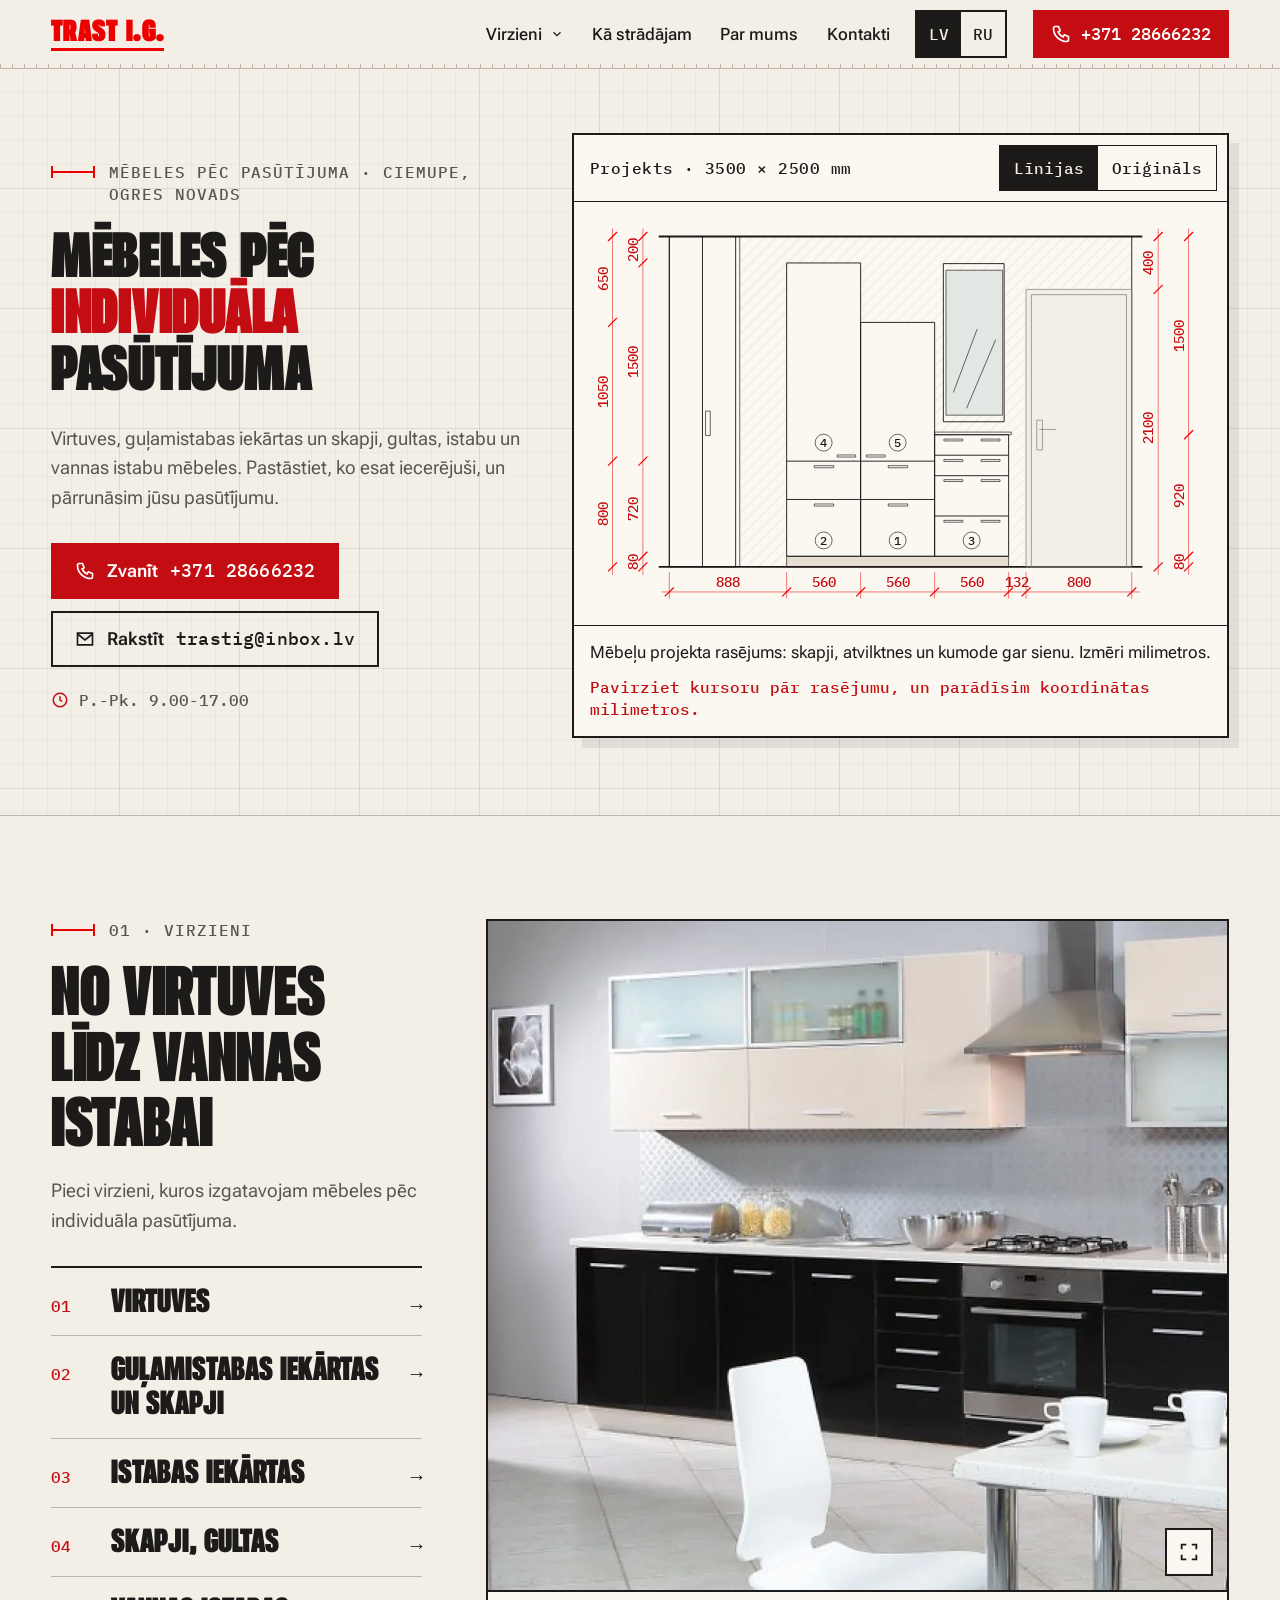
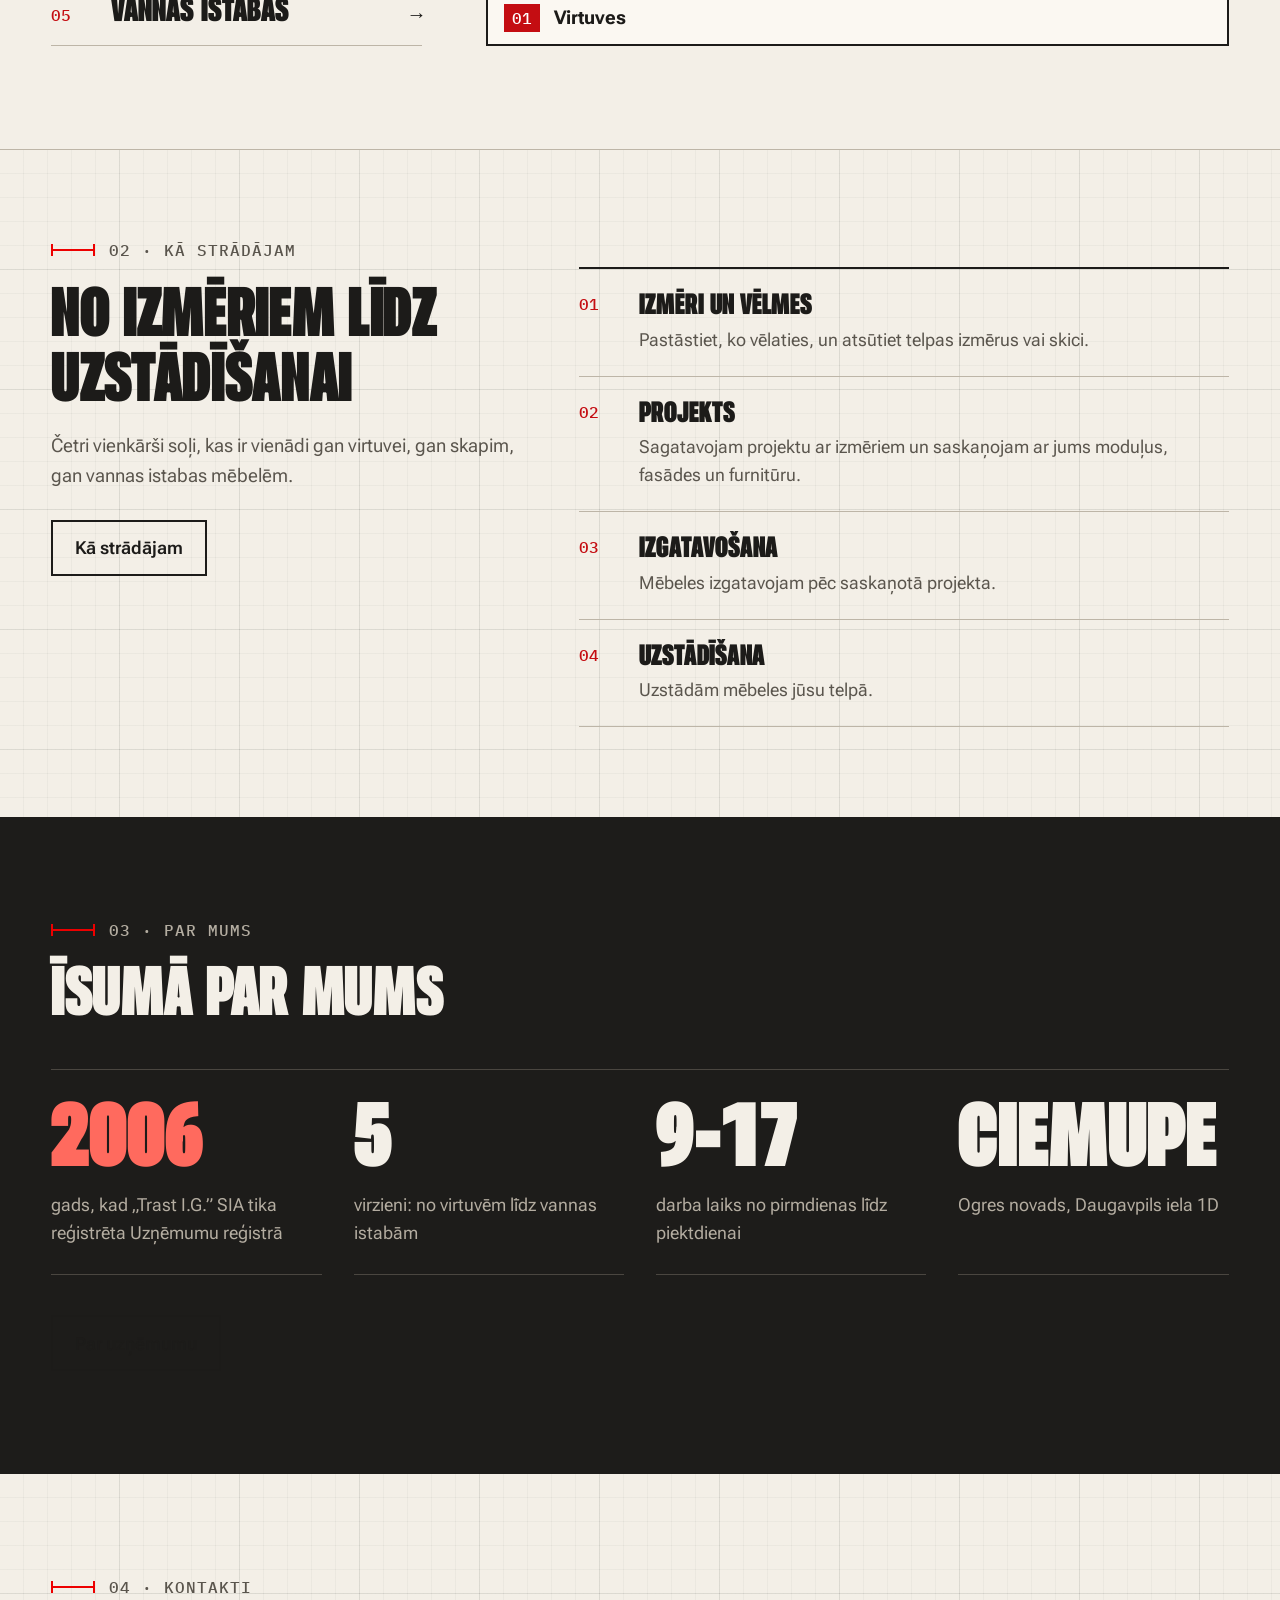
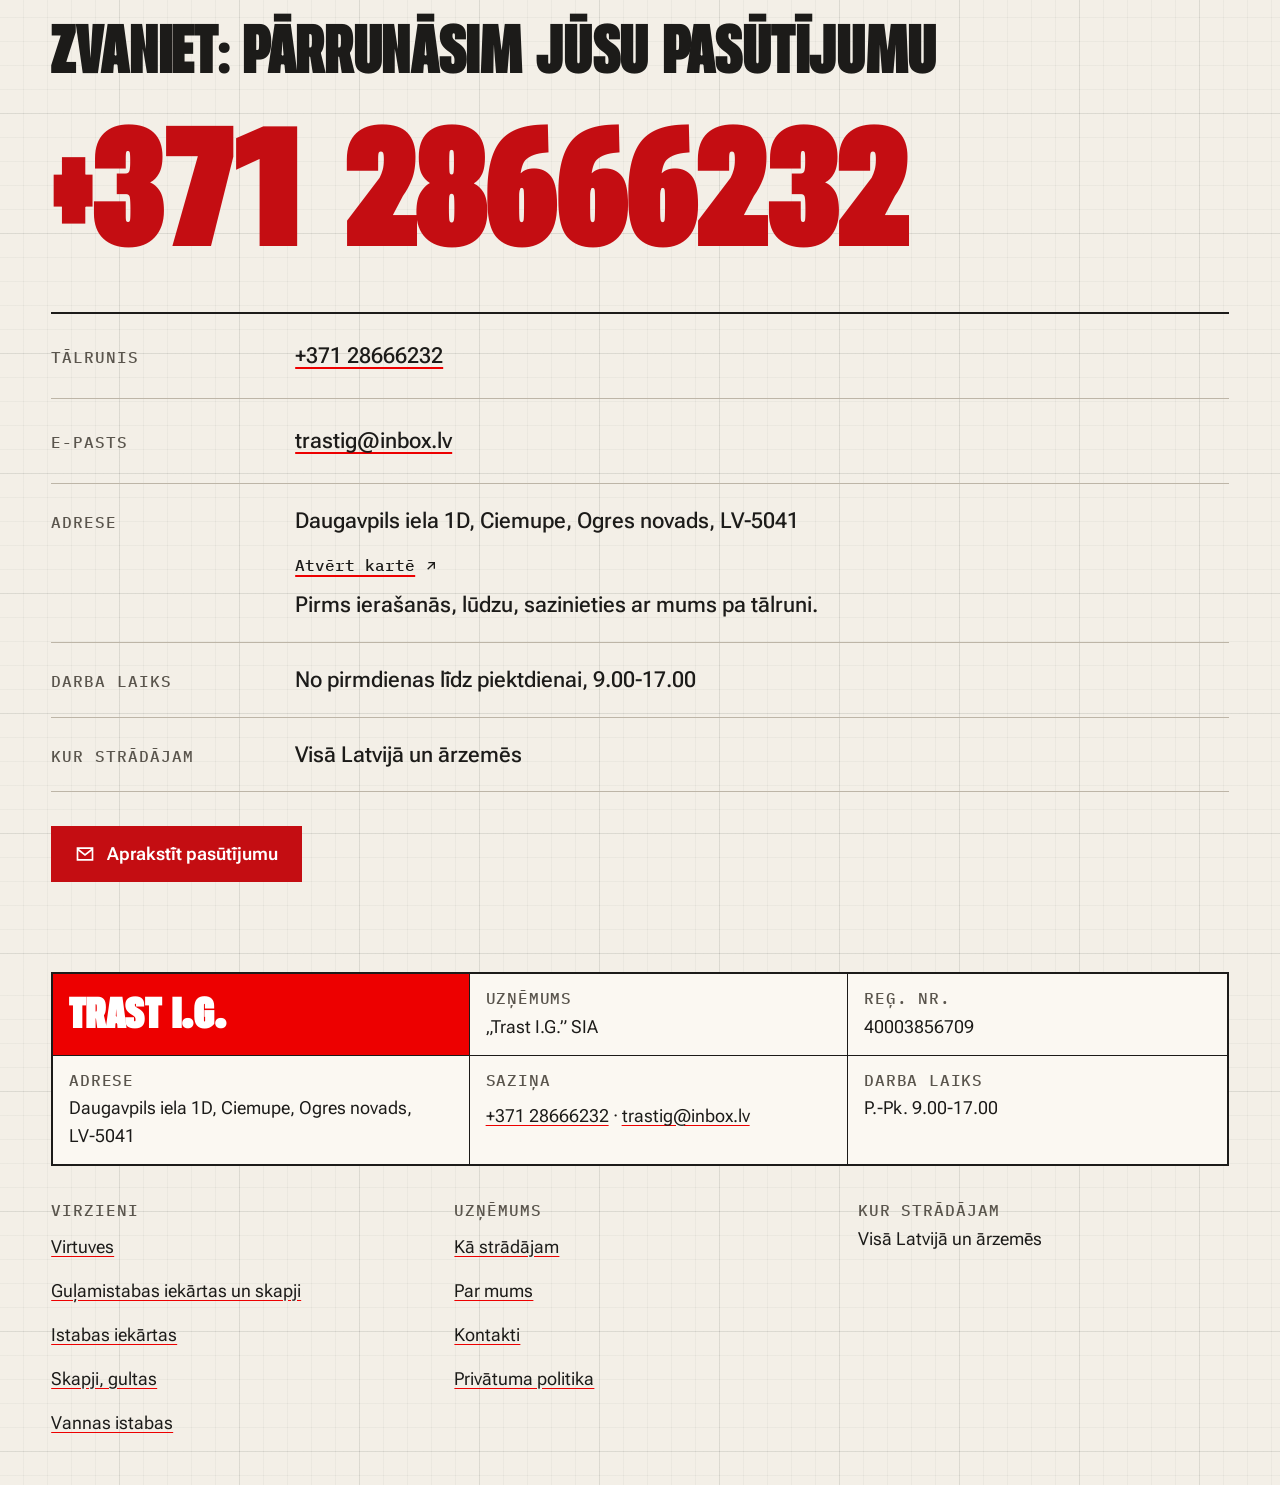
<file: index.html>
<!doctype html>
<html lang="lv">
<head>
<meta charset="utf-8">
<meta name="viewport" content="width=device-width, initial-scale=1">
<meta name="robots" content="noindex, nofollow">
<title>Trast I.G.: mēbeles pēc pasūtījuma · Ciemupe, Ogres novads</title>
<meta name="description" content="Mēbeles pēc individuāla pasūtījuma: virtuves, guļamistabas iekārtas un skapji, gultas, istabu un vannas istabu mēbeles. Ciemupe, Ogres novads. Tālr. +371 28666232.">
<link rel="canonical" href="https://vasylian.com/trast-ig-lv-concept/">
<meta property="og:type" content="website">
<meta property="og:site_name" content="Trast I.G.">
<meta property="og:title" content="Trast I.G.: mēbeles pēc pasūtījuma · Ciemupe, Ogres novads">
<meta property="og:description" content="Mēbeles pēc individuāla pasūtījuma: virtuves, guļamistabas iekārtas un skapji, gultas, istabu un vannas istabu mēbeles. Ciemupe, Ogres novads. Tālr. +371 28666232.">
<meta property="og:url" content="https://vasylian.com/trast-ig-lv-concept/">
<meta property="og:image" content="https://vasylian.com/trast-ig-lv-concept/img/virtuve.webp">
<meta property="og:locale" content="lv_LV">
<meta property="og:locale:alternate" content="ru_RU">
<meta name="theme-color" content="#F3EFE7">
<meta name="color-scheme" content="light">
<link rel="icon" type="image/svg+xml" href="favicon.svg">
<link rel="stylesheet" href="css/fonts.css">
<link rel="stylesheet" href="css/site.css">
<script type="application/ld+json">{"@context":"https://schema.org","@type":"LocalBusiness","@id":"https://vasylian.com/trast-ig-lv-concept/#uznemums","name":"Trast I.G.","legalName":"Trast I.G. SIA","description":"Mēbeles pēc individuāla pasūtījuma: virtuves, guļamistabas iekārtas un skapji, istabas iekārtas, gultas, vannas istabu mēbeles.","url":"https://vasylian.com/trast-ig-lv-concept/","telephone":"+37128666232","email":"trastig@inbox.lv","foundingDate":"2006","image":"https://vasylian.com/trast-ig-lv-concept/img/virtuve.webp","address":{"@type":"PostalAddress","streetAddress":"Daugavpils iela 1D","addressLocality":"Ciemupe","addressRegion":"Ogres novads","postalCode":"LV-5041","addressCountry":"LV"},"geo":{"@type":"GeoCoordinates","latitude":56.77675,"longitude":24.65329},"openingHours":"Mo-Fr 09:00-17:00","areaServed":[{"@type":"Country","name":"Latvija"}]}</script>
</head>
<body>
<a class="skip" href="#saturs"><span data-i="k57">Pāriet uz saturu</span></a>
<header class="top" id="top">
  <div class="wrap top-in">
    <a class="brand" href="index.html" aria-label="Trast I.G., uz sākumlapu" data-ia-aria-label="k58"><span class="brand-w">TRAST I.G.</span></a>
    <nav class="nav" aria-label="Galvenā izvēlne" data-ia-aria-label="k59">
      <div class="dd">
        <button class="dd-btn" type="button" aria-expanded="false" aria-controls="dd-panel"><span data-i="k60">Virzieni</span><svg viewBox="0 0 24 24" fill="none" stroke="currentColor" stroke-width="2" aria-hidden="true"><path d="m6 9 6 6 6-6"/></svg></button>
        <div class="dd-panel" id="dd-panel"><a href="virtuves.html"><span class="n">01</span><span><span data-i="k1">Virtuves</span></span></a><a href="gulamistabas.html"><span class="n">02</span><span><span data-i="k2">Guļamistabas iekārtas un skapji</span></span></a><a href="istabas.html"><span class="n">03</span><span><span data-i="k3">Istabas iekārtas</span></span></a><a href="skapji-gultas.html"><span class="n">04</span><span><span data-i="k4">Skapji, gultas</span></span></a><a href="vannas-istabas.html"><span class="n">05</span><span><span data-i="k5">Vannas istabas</span></span></a></div>
      </div>
      <a href="ka-stradajam.html"><span data-i="k36">Kā strādājam</span></a>
      <a href="par-mums.html"><span data-i="k61">Par mums</span></a>
      <a href="kontakti.html"><span data-i="k62">Kontakti</span></a>
    </nav>
    <div class="lang" role="group" aria-label="Vietnes valoda" data-ia-aria-label="k63">
      <button type="button" data-lang="lv" lang="lv" aria-pressed="true">LV</button>
      <button type="button" data-lang="ru" lang="ru" aria-pressed="false">RU</button>
    </div>
    <a class="call" href="tel:+37128666232" aria-label="Zvanīt: +371 28666232" data-ia-aria-label="k64">
      <svg viewBox="0 0 24 24" fill="none" stroke="currentColor" stroke-width="2" aria-hidden="true"><path d="M5 3h4l2 5-2.5 1.5a11 11 0 0 0 6 6L16 13l5 2v4a2 2 0 0 1-2 2A16 16 0 0 1 3 5a2 2 0 0 1 2-2"/></svg>
      <span class="call-t">+371&nbsp;28666232</span>
    </a>
    <button class="menu-btn" type="button" aria-expanded="false" aria-controls="mnav" aria-label="Izvēlne" data-ia-aria-label="k65"><span class="bars" aria-hidden="true"><i></i></span><span class="menu-t"><span data-i="k65">Izvēlne</span></span></button>
  </div>
  <div class="ruler" aria-hidden="true"><i></i></div>
</header>
<nav class="mnav" id="mnav" aria-label="Galvenā izvēlne" data-ia-aria-label="k59">
  <div class="wrap">
    <p class="grp"><span data-i="k60">Virzieni</span></p>
    <a href="virtuves.html"><span class="n">01</span><span><span data-i="k1">Virtuves</span></span></a><a href="gulamistabas.html"><span class="n">02</span><span><span data-i="k2">Guļamistabas iekārtas un skapji</span></span></a><a href="istabas.html"><span class="n">03</span><span><span data-i="k3">Istabas iekārtas</span></span></a><a href="skapji-gultas.html"><span class="n">04</span><span><span data-i="k4">Skapji, gultas</span></span></a><a href="vannas-istabas.html"><span class="n">05</span><span><span data-i="k5">Vannas istabas</span></span></a>
    <p class="grp"><span data-i="k66">Uzņēmums</span></p>
    <a href="ka-stradajam.html"><span data-i="k36">Kā strādājam</span></a>
    <a href="par-mums.html"><span data-i="k61">Par mums</span></a>
    <a href="kontakti.html"><span data-i="k62">Kontakti</span></a>
    <a href="privatuma-politika.html"><span data-i="k67">Privātuma politika</span></a>
    <a class="btn btn--red" href="tel:+37128666232"><svg viewBox="0 0 24 24" fill="none" stroke="currentColor" stroke-width="2" aria-hidden="true"><path d="M5 3h4l2 5-2.5 1.5a11 11 0 0 0 6 6L16 13l5 2v4a2 2 0 0 1-2 2A16 16 0 0 1 3 5a2 2 0 0 1 2-2"/></svg><span class="num">+371&nbsp;28666232</span></a>
  </div>
</nav>
<main id="saturs" tabindex="-1">
<section class="hero grid-paper" aria-labelledby="h1">
    <div class="wrap hero-grid">
      <div class="hero-text">
        <p class="eyebrow"><span data-i="k18">Mēbeles pēc pasūtījuma · Ciemupe, Ogres novads</span></p>
        <h1 class="h1" id="h1" data-i="k19"><span class="ln"><span>Mēbeles pēc</span></span><span class="ln"><span class="mark">individuāla</span></span><span class="ln"><span>pasūtījuma</span></span></h1>
        <p class="lead" data-i="k20">Virtuves, guļamistabas iekārtas un skapji, gultas, istabu un vannas istabu mēbeles. Pastāstiet, ko esat iecerējuši, un pārrunāsim jūsu pasūtījumu.</p>
        <div class="cta">
          <a class="btn btn--red" href="tel:+37128666232"><svg viewBox="0 0 24 24" fill="none" stroke="currentColor" stroke-width="2" aria-hidden="true"><path d="M5 3h4l2 5-2.5 1.5a11 11 0 0 0 6 6L16 13l5 2v4a2 2 0 0 1-2 2A16 16 0 0 1 3 5a2 2 0 0 1 2-2"/></svg><span class="lbl"><span data-i="k21">Zvanīt</span></span> <span class="num">+371&nbsp;28666232</span></a>
          <a class="btn btn--line" href="mailto:trastig@inbox.lv"><svg viewBox="0 0 24 24" fill="none" stroke="currentColor" stroke-width="2" aria-hidden="true"><path d="M3 5h18v14H3z"/><path d="m3 6 9 7 9-7"/></svg><span class="lbl"><span data-i="k22">Rakstīt</span></span> <span class="num">trastig@inbox.lv</span></a>
        </div>
        <p class="hours"><svg viewBox="0 0 24 24" fill="none" stroke="currentColor" stroke-width="2" aria-hidden="true"><circle cx="12" cy="12" r="9"/><path d="M12 7v5l3 2"/></svg><span data-i="k23">P.-Pk. 9.00-17.00</span></p>
      </div>

      <figure class="sheet-plan" id="projekts">
        <div class="sp-head">
          <span class="sp-t" data-i="k24">Projekts · 3500 × 2500 mm</span>
          <div class="seg" role="group" aria-label="Rasējuma skats" data-ia-aria-label="k25">
            <button type="button" data-view="lines" aria-pressed="true"><span data-i="k26">Līnijas</span></button>
            <button type="button" data-view="orig" aria-pressed="false"><span data-i="k27">Oriģināls</span></button>
          </div>
        </div>
        <div class="sp-body">
          <svg class="plan" viewBox="-570 -110 4640 2900" role="img" aria-labelledby="plan-t" xmlns="http://www.w3.org/2000/svg">
            <title id="plan-t" data-i="k28">Projekta rasējums: 3500 × 2500 mm siena, augsts skapis, divi moduļi ar durtiņām un atvilktnēm, kumode ar spoguli, blakus durvis</title>
            <defs>
              <pattern id="hatch" width="64" height="64" patternUnits="userSpaceOnUse" patternTransform="rotate(45)"><path class="hatch-ln" d="M0 0V64"/></pattern>
            </defs>
<!--PLAN:start-->
<g class="orig"><image href="img/rasejums.webp" x="-877.0" y="-77.3" width="5254.0" height="2967.0" preserveAspectRatio="none"/></g>
<g class="lines">
<g class="fills">
<path class="f-wall fill" style="--d:1.00s" d="M0 0h3500v2500h-3500z"/>
<path class="f-front fill" style="--d:1.05s" d="M0 0h533v2500h-533z"/>
<g class="mod">
<path class="f-front fill" style="--d:1.10s" d="M888 200h560v2220h-560z"/>
</g><g class="mod">
<path class="f-front fill" style="--d:1.15s" d="M1448 650h560v1770h-560z"/>
</g><g class="mod">
<path class="f-front fill" style="--d:1.20s" d="M2008 1480h580v940h-580z"/>
</g>
<path class="f-plinth fill" style="--d:1.20s" d="M888 2420h1680v80h-1680z"/>
<path class="f-glass fill" style="--d:1.25s" d="M2094 255h429v1097h-429z"/>
<path class="f-door fill" style="--d:1.25s" d="M2700 400h800v2100h-800z"/>
</g>
<path class="ln-b draw" pathLength="1" style="--d:0.00s" d="M-80 0H3580"/>
<path class="ln-b draw" pathLength="1" style="--d:0.10s" d="M-80 2500H3580"/>
<path class="ln draw" pathLength="1" style="--d:0.15s" d="M0 0V2500"/>
<path class="ln draw" pathLength="1" style="--d:0.20s" d="M3500 0V2500"/>
<path class="ln draw" pathLength="1" style="--d:0.30s" d="M0 0h502v2500h-502z"/>
<path class="ln draw" pathLength="1" style="--d:0.40s" d="M251 0V2500"/>
<path class="ln-t draw" pathLength="1" style="--d:0.45s" d="M533 0V2500"/>
<path class="ln-t draw" pathLength="1" style="--d:1.20s" d="M274 1321h36v185h-36z"/>
<path class="ln draw" pathLength="1" style="--d:0.45s" d="M888 200h560v2220h-560z"/>
<path class="ln draw" pathLength="1" style="--d:0.70s" d="M888 1700H1448"/>
<path class="ln draw" pathLength="1" style="--d:0.75s" d="M888 1990H1448"/>
<path class="ln-t draw" pathLength="1" style="--d:1.30s" d="M1271 1653h139v16h-139z"/>
<path class="ln-t draw" pathLength="1" style="--d:1.35s" d="M1097 1734h147v16h-147z"/>
<path class="ln-t draw" pathLength="1" style="--d:1.40s" d="M1097 2024h147v16h-147z"/>
<path class="ln draw" pathLength="1" style="--d:0.55s" d="M1448 650h560v1770h-560z"/>
<path class="ln draw" pathLength="1" style="--d:0.80s" d="M1448 1700H2008"/>
<path class="ln draw" pathLength="1" style="--d:0.85s" d="M1448 1990H2008"/>
<path class="ln-t draw" pathLength="1" style="--d:1.30s" d="M1491 1653h143v16h-143z"/>
<path class="ln-t draw" pathLength="1" style="--d:1.35s" d="M1657 1734h147v16h-147z"/>
<path class="ln-t draw" pathLength="1" style="--d:1.40s" d="M1657 2024h147v16h-147z"/>
<path class="ln-t draw" pathLength="1" style="--d:0.65s" d="M2008 1480h580v20h-580z"/>
<path class="ln draw" pathLength="1" style="--d:0.65s" d="M2008 1500h560v920h-560z"/>
<path class="ln draw" pathLength="1" style="--d:0.90s" d="M2008 1655H2568"/>
<path class="ln draw" pathLength="1" style="--d:0.90s" d="M2008 1810H2568"/>
<path class="ln draw" pathLength="1" style="--d:0.90s" d="M2008 2115H2568"/>
<path class="ln-t draw" pathLength="1" style="--d:1.45s" d="M2078 1533h143v14h-143z"/>
<path class="ln-t draw" pathLength="1" style="--d:1.45s" d="M2360 1533h143v14h-143z"/>
<path class="ln-t draw" pathLength="1" style="--d:1.45s" d="M2078 1688h143v14h-143z"/>
<path class="ln-t draw" pathLength="1" style="--d:1.45s" d="M2360 1688h143v14h-143z"/>
<path class="ln-t draw" pathLength="1" style="--d:1.45s" d="M2078 1840h143v14h-143z"/>
<path class="ln-t draw" pathLength="1" style="--d:1.45s" d="M2360 1840h143v14h-143z"/>
<path class="ln-t draw" pathLength="1" style="--d:1.45s" d="M2078 2148h143v14h-143z"/>
<path class="ln-t draw" pathLength="1" style="--d:1.45s" d="M2360 2148h143v14h-143z"/>
<path class="ln-t draw" pathLength="1" style="--d:0.95s" d="M888 2420h1680v80h-1680z"/>
<path class="ln draw" pathLength="1" style="--d:0.80s" d="M2074 205h460v1197h-460z"/>
<path class="ln-t draw" pathLength="1" style="--d:1.00s" d="M2094 255h429v1097h-429z"/>
<path class="ln-t draw" pathLength="1" style="--d:1.50s" d="M2150 1180L2330 700"/>
<path class="ln-t draw" pathLength="1" style="--d:1.55s" d="M2250 1300L2470 780"/>
<path class="ln-x draw" pathLength="1" style="--d:0.90s" d="M2700 400h800v2100h-800z"/>
<path class="ln-x draw" pathLength="1" style="--d:1.00s" d="M2740 2500V440H3460V2500"/>
<path class="ln-x draw" pathLength="1" style="--d:1.50s" d="M2781 1390h43v225h-43z"/>
<path class="ln-x draw" pathLength="1" style="--d:1.55s" d="M2800 1460H2928"/>
<g class="callouts">
<g class="cn" style="--d:1.7s"><circle cx="1168" cy="1560" r="64"/><text x="1168" y="1594">4</text></g>
<g class="cn" style="--d:1.7s"><circle cx="1728" cy="1560" r="64"/><text x="1728" y="1594">5</text></g>
<g class="cn" style="--d:1.7s"><circle cx="1168" cy="2300" r="64"/><text x="1168" y="2334">2</text></g>
<g class="cn" style="--d:1.7s"><circle cx="1728" cy="2300" r="64"/><text x="1728" y="2334">1</text></g>
<g class="cn" style="--d:1.7s"><circle cx="2288" cy="2300" r="64"/><text x="2288" y="2334">3</text></g>
</g>
<g class="dims">
<path class="dm draw" pathLength="1" style="--d:1.30s" d="M-60 2690H3560"/>
<path class="dm draw" pathLength="1" style="--d:1.35s" d="M0 2540V2740"/>
<path class="dm-t draw" pathLength="1" style="--d:1.50s" d="M-34 2724L34 2656"/>
<path class="dm draw" pathLength="1" style="--d:1.35s" d="M888 2540V2740"/>
<path class="dm-t draw" pathLength="1" style="--d:1.50s" d="M854 2724L922 2656"/>
<path class="dm draw" pathLength="1" style="--d:1.35s" d="M1448 2540V2740"/>
<path class="dm-t draw" pathLength="1" style="--d:1.50s" d="M1414 2724L1482 2656"/>
<path class="dm draw" pathLength="1" style="--d:1.35s" d="M2008 2540V2740"/>
<path class="dm-t draw" pathLength="1" style="--d:1.50s" d="M1974 2724L2042 2656"/>
<path class="dm draw" pathLength="1" style="--d:1.35s" d="M2568 2540V2740"/>
<path class="dm-t draw" pathLength="1" style="--d:1.50s" d="M2534 2724L2602 2656"/>
<path class="dm draw" pathLength="1" style="--d:1.35s" d="M2700 2540V2740"/>
<path class="dm-t draw" pathLength="1" style="--d:1.50s" d="M2666 2724L2734 2656"/>
<path class="dm draw" pathLength="1" style="--d:1.35s" d="M3500 2540V2740"/>
<path class="dm-t draw" pathLength="1" style="--d:1.50s" d="M3466 2724L3534 2656"/>
<text class="dt" style="--d:1.80s" x="444.0" y="2654">888</text>
<text class="dt" style="--d:1.80s" x="1168.0" y="2654">560</text>
<text class="dt" style="--d:1.80s" x="1728.0" y="2654">560</text>
<text class="dt" style="--d:1.80s" x="2288.0" y="2654">560</text>
<text class="dt" style="--d:1.80s" x="2634.0" y="2654">132</text>
<text class="dt" style="--d:1.80s" x="3100.0" y="2654">800</text>
<path class="dm draw" pathLength="1" style="--d:1.35s" d="M-200 -60V2560"/>
<path class="dm-t draw" pathLength="1" style="--d:1.55s" d="M-234 34L-166 -34"/>
<path class="dm-t draw" pathLength="1" style="--d:1.55s" d="M-234 234L-166 166"/>
<path class="dm-t draw" pathLength="1" style="--d:1.55s" d="M-234 1734L-166 1666"/>
<path class="dm-t draw" pathLength="1" style="--d:1.55s" d="M-234 2454L-166 2386"/>
<path class="dm-t draw" pathLength="1" style="--d:1.55s" d="M-234 2534L-166 2466"/>
<text class="dt" style="--d:1.85s" x="-236" y="100.0" transform="rotate(-90 -236 100.0)">200</text>
<text class="dt" style="--d:1.85s" x="-236" y="950.0" transform="rotate(-90 -236 950.0)">1500</text>
<text class="dt" style="--d:1.85s" x="-236" y="2060.0" transform="rotate(-90 -236 2060.0)">720</text>
<text class="dt" style="--d:1.85s" x="-236" y="2460.0" transform="rotate(-90 -236 2460.0)">80</text>
<path class="dm draw" pathLength="1" style="--d:1.45s" d="M-430 -60V2560"/>
<path class="dm-t draw" pathLength="1" style="--d:1.65s" d="M-464 34L-396 -34"/>
<path class="dm-t draw" pathLength="1" style="--d:1.65s" d="M-464 684L-396 616"/>
<path class="dm-t draw" pathLength="1" style="--d:1.65s" d="M-464 1734L-396 1666"/>
<path class="dm-t draw" pathLength="1" style="--d:1.65s" d="M-464 2534L-396 2466"/>
<text class="dt" style="--d:1.95s" x="-466" y="325.0" transform="rotate(-90 -466 325.0)">650</text>
<text class="dt" style="--d:1.95s" x="-466" y="1175.0" transform="rotate(-90 -466 1175.0)">1050</text>
<text class="dt" style="--d:1.95s" x="-466" y="2100.0" transform="rotate(-90 -466 2100.0)">800</text>
<path class="dm draw" pathLength="1" style="--d:1.40s" d="M3700 -60V2560"/>
<path class="dm-t draw" pathLength="1" style="--d:1.60s" d="M3666 34L3734 -34"/>
<path class="dm-t draw" pathLength="1" style="--d:1.60s" d="M3666 434L3734 366"/>
<path class="dm-t draw" pathLength="1" style="--d:1.60s" d="M3666 2534L3734 2466"/>
<text class="dt" style="--d:1.90s" x="3664" y="200.0" transform="rotate(-90 3664 200.0)">400</text>
<text class="dt" style="--d:1.90s" x="3664" y="1450.0" transform="rotate(-90 3664 1450.0)">2100</text>
<path class="dm draw" pathLength="1" style="--d:1.50s" d="M3930 -60V2560"/>
<path class="dm-t draw" pathLength="1" style="--d:1.70s" d="M3896 34L3964 -34"/>
<path class="dm-t draw" pathLength="1" style="--d:1.70s" d="M3896 1534L3964 1466"/>
<path class="dm-t draw" pathLength="1" style="--d:1.70s" d="M3896 2454L3964 2386"/>
<path class="dm-t draw" pathLength="1" style="--d:1.70s" d="M3896 2534L3964 2466"/>
<text class="dt" style="--d:2.00s" x="3894" y="750.0" transform="rotate(-90 3894 750.0)">1500</text>
<text class="dt" style="--d:2.00s" x="3894" y="1960.0" transform="rotate(-90 3894 1960.0)">920</text>
<text class="dt" style="--d:2.00s" x="3894" y="2460.0" transform="rotate(-90 3894 2460.0)">80</text>
</g>
</g>
<g class="cross" aria-hidden="true"><path class="cx" d="M0 0V2500"/><path class="cy" d="M0 0H3500"/><circle class="cc" r="26" cx="0" cy="0"/></g>
<!--PLAN:end-->

          </svg>
        </div>
        <figcaption class="sp-foot">
          <p class="sp-cap" data-i="k29">Mēbeļu projekta rasējums: skapji, atvilktnes un kumode gar sienu. Izmēri milimetros.</p>
          <p class="sp-read" aria-live="off"><span data-read>Pavirziet kursoru pār rasējumu, un parādīsim koordinātas milimetros.</span></p>
        </figcaption>
      </figure>
    </div>
  </section>

  <section class="works" id="virzieni" aria-labelledby="works-h">
    <div class="wrap works-grid">
      <div class="works-side rv">
        <p class="eyebrow"><span data-i="k30">01 · Virzieni</span></p>
        <h2 class="h2" id="works-h"><span data-i="k31">No virtuves līdz vannas istabai</span></h2>
        <p class="lead" data-i="k32">Pieci virzieni, kuros izgatavojam mēbeles pēc individuāla pasūtījuma.</p>
        <ol class="spec"><li><a href="virtuves.html" data-sheet="lapa-1"><span class="n">01</span><span class="t"><span data-i="k1">Virtuves</span></span><span class="ar" aria-hidden="true">→</span></a></li><li><a href="gulamistabas.html"><span class="n">02</span><span class="t"><span data-i="k2">Guļamistabas iekārtas un skapji</span></span><span class="ar" aria-hidden="true">→</span></a></li><li><a href="istabas.html"><span class="n">03</span><span class="t"><span data-i="k3">Istabas iekārtas</span></span><span class="ar" aria-hidden="true">→</span></a></li><li><a href="skapji-gultas.html"><span class="n">04</span><span class="t"><span data-i="k4">Skapji, gultas</span></span><span class="ar" aria-hidden="true">→</span></a></li><li><a href="vannas-istabas.html"><span class="n">05</span><span class="t"><span data-i="k5">Vannas istabas</span></span><span class="ar" aria-hidden="true">→</span></a></li></ol>
      </div>
      <div class="sheets">
        <figure class="sheet sheet--photo rv" id="lapa-1">
  <button class="sheet-img" type="button" data-lightbox data-full="img/virtuve.webp" aria-label="Atvērt foto lielākā izmērā" data-ia-aria-label="k14">
    <img src="img/virtuve.webp" width="1600" height="906" alt="Virtuve: melni spīdīgi apakšējie skapji, gaiši augšējie skapji, daļa ar matētu stiklu" data-ia-alt="k15" loading="lazy" decoding="async">
    <span class="zoom" aria-hidden="true"><svg viewBox="0 0 24 24" fill="none" stroke="currentColor" stroke-width="2"><path d="M4 9V4h5M20 9V4h-5M4 15v5h5M20 15v5h-5"/></svg></span>
  </button>
  <figcaption class="sheet-cap"><span class="n">01</span><span class="t"><span data-i="k1">Virtuves</span></span></figcaption>
</figure>
      </div>
    </div>
  </section>

  <section class="sec sec--line grid-paper" id="ka-stradajam" aria-labelledby="how-h">
    <div class="wrap two">
      <div class="side side--sticky rv">
        <p class="eyebrow"><span data-i="k33">02 · Kā strādājam</span></p>
        <h2 class="h2" id="how-h"><span data-i="k34">No izmēriem līdz uzstādīšanai</span></h2>
        <p class="lead" data-i="k35">Četri vienkārši soļi, kas ir vienādi gan virtuvei, gan skapim, gan vannas istabas mēbelēm.</p>
        <div class="cta"><a class="btn btn--line" href="ka-stradajam.html"><span data-i="k36">Kā strādājam</span></a></div>
      </div>
      <div class="rv stack">
        <ol class="steps"><li><h3><span data-i="k6">Izmēri un vēlmes</span></h3><p><span data-i="k7">Pastāstiet, ko vēlaties, un atsūtiet telpas izmērus vai skici.</span></p></li><li><h3><span data-i="k8">Projekts</span></h3><p><span data-i="k9">Sagatavojam projektu ar izmēriem un saskaņojam ar jums moduļus, fasādes un furnitūru.</span></p></li><li><h3><span data-i="k10">Izgatavošana</span></h3><p><span data-i="k11">Mēbeles izgatavojam pēc saskaņotā projekta.</span></p></li><li><h3><span data-i="k12">Uzstādīšana</span></h3><p><span data-i="k13">Uzstādām mēbeles jūsu telpā.</span></p></li></ol>
      </div>
    </div>
  </section>

  <section class="about" id="par-mums" aria-labelledby="about-h">
    <div class="wrap">
      <p class="eyebrow rv"><span data-i="k37">03 · Par mums</span></p>
      <h2 class="h2 rv" id="about-h"><span data-i="k38">Īsumā par mums</span></h2>
      <dl class="facts rv">
        <div><dt class="red">2006</dt><dd><span data-i="k39">gads, kad „Trast I.G.” SIA tika reģistrēta Uzņēmumu reģistrā</span></dd></div>
        <div><dt>5</dt><dd><span data-i="k40">virzieni: no virtuvēm līdz vannas istabām</span></dd></div>
        <div><dt>9-17</dt><dd><span data-i="k41">darba laiks no pirmdienas līdz piektdienai</span></dd></div>
        <div><dt><span data-i="k42">Ciemupe</span></dt><dd><span data-i="k43">Ogres novads, Daugavpils iela 1D</span></dd></div>
      </dl>
      <div class="cta rv" style="margin-top:40px"><a class="btn btn--line" href="par-mums.html"><span data-i="k44">Par uzņēmumu</span></a></div>
    </div>
  </section>

  <section class="contact grid-paper" id="kontakti" aria-labelledby="contact-h">
    <div class="wrap">
      <p class="eyebrow rv"><span data-i="k45">04 · Kontakti</span></p>
      <h2 class="h2 rv" id="contact-h"><span data-i="k46">Zvaniet: pārrunāsim jūsu pasūtījumu</span></h2>
      <a class="big-phone rv" href="tel:+37128666232">+371&nbsp;28666232</a>
      <dl class="cinfo rv">
        <div><dt><span data-i="k47">Tālrunis</span></dt><dd><a href="tel:+37128666232">+371&nbsp;28666232</a></dd></div>
        <div><dt><span data-i="k48">E-pasts</span></dt><dd><a href="mailto:trastig@inbox.lv">trastig@inbox.lv</a></dd></div>
        <div><dt><span data-i="k49">Adrese</span></dt><dd>
          Daugavpils iela 1D, Ciemupe, Ogres novads, <span class="nw">LV-5041</span><br>
          <a class="maplink" href="kontakti.html#karte"><span data-i="k50">Atvērt kartē</span><svg viewBox="0 0 24 24" fill="none" stroke="currentColor" stroke-width="2" aria-hidden="true"><path d="M7 17 17 7M8 7h9v9"/></svg></a><br>
          <span data-i="k51">Pirms ierašanās, lūdzu, sazinieties ar mums pa tālruni.</span>
        </dd></div>
        <div><dt><span data-i="k52">Darba laiks</span></dt><dd><span data-i="k53">No pirmdienas līdz piektdienai, 9.00-17.00</span></dd></div>
        <div><dt><span data-i="k54">Kur strādājam</span></dt><dd><span data-i="k55">Visā Latvijā un ārzemēs</span></dd></div>
      </dl>
      <div class="cta rv" style="margin-top:34px"><a class="btn btn--red" href="kontakti.html#forma"><svg viewBox="0 0 24 24" fill="none" stroke="currentColor" stroke-width="2" aria-hidden="true"><path d="M3 5h18v14H3z"/><path d="m3 6 9 7 9-7"/></svg><span data-i="k56">Aprakstīt pasūtījumu</span></a></div>
    </div>
  </section>
</main>
<footer class="foot grid-paper">
  <div class="wrap">
    <div class="stamp">
      <div class="logo"><span>TRAST I.G.</span></div>
      <div><span class="k"><span data-i="k66">Uzņēmums</span></span><span class="v"><span data-i="k68">„Trast I.G.” SIA</span></span></div>
      <div><span class="k"><span data-i="k69">Reģ. Nr.</span></span><span class="v">40003856709</span></div>
      <div><span class="k"><span data-i="k49">Adrese</span></span><span class="v">Daugavpils iela 1D, Ciemupe, Ogres novads, <span class="nw">LV-5041</span></span></div>
      <div><span class="k"><span data-i="k70">Saziņa</span></span><span class="v"><a href="tel:+37128666232">+371&nbsp;28666232</a> · <a href="mailto:trastig@inbox.lv">trastig@inbox.lv</a></span></div>
      <div><span class="k"><span data-i="k52">Darba laiks</span></span><span class="v"><span data-i="k23">P.-Pk. 9.00-17.00</span></span></div>
    </div>
    <div class="fnav">
      <div><h2><span data-i="k60">Virzieni</span></h2><ul><li><a href="virtuves.html"><span data-i="k1">Virtuves</span></a></li><li><a href="gulamistabas.html"><span data-i="k2">Guļamistabas iekārtas un skapji</span></a></li><li><a href="istabas.html"><span data-i="k3">Istabas iekārtas</span></a></li><li><a href="skapji-gultas.html"><span data-i="k4">Skapji, gultas</span></a></li><li><a href="vannas-istabas.html"><span data-i="k5">Vannas istabas</span></a></li></ul></div>
      <div><h2><span data-i="k66">Uzņēmums</span></h2><ul><li><a href="ka-stradajam.html"><span data-i="k36">Kā strādājam</span></a></li><li><a href="par-mums.html"><span data-i="k61">Par mums</span></a></li><li><a href="kontakti.html"><span data-i="k62">Kontakti</span></a></li><li><a href="privatuma-politika.html"><span data-i="k67">Privātuma politika</span></a></li></ul></div>
      <div><h2><span data-i="k54">Kur strādājam</span></h2><p class="v"><span data-i="k55">Visā Latvijā un ārzemēs</span></p></div>
    </div>
  </div>
</footer>
<dialog class="lb" id="lb" aria-label="Foto lielākā izmērā" data-ia-aria-label="k71">
  <button class="lb-x" type="button" data-close>
    <span data-i="k72">Aizvērt</span>
    <svg viewBox="0 0 24 24" width="18" height="18" fill="none" stroke="currentColor" stroke-width="2" aria-hidden="true"><path d="M5 5l14 14M19 5 5 19"/></svg>
  </button>
  <img id="lb-img" alt="">
</dialog>
<script type="application/json" id="i18n-ru">{"k1":"Кухни","k2":"Спальни и шкафы","k3":"Мебель для комнат","k4":"Шкафы, кровати","k5":"Мебель для ванной","k6":"Размеры и пожелания","k7":"Расскажите, что хотите, и пришлите размеры помещения или эскиз.","k8":"Проект","k9":"Готовим проект с размерами и согласовываем с вами модули, фасады и фурнитуру.","k10":"Изготовление","k11":"Мебель изготавливаем по согласованному проекту.","k12":"Установка","k13":"Устанавливаем мебель в вашем помещении.","k14":"Открыть фото крупнее","k15":"Кухня: чёрные глянцевые нижние шкафы, светлые верхние шкафы, часть с матовым стеклом","k16":"Размеры","k17":"Руки с рулеткой измеряют деревянную доску","k18":"Мебель на заказ · Цемупе, Огрский край","k19":"<span class=\"ln\"><span>Мебель по<\/span><\/span><span class=\"ln\"><span class=\"mark\">индивидуальному<\/span><\/span><span class=\"ln\"><span>заказу<\/span><\/span>","k20":"Кухни, спальни и шкафы, кровати, мебель для комнат и ванных. Расскажите, что задумали, и обсудим ваш заказ.","k21":"Позвонить","k22":"Написать","k23":"Пн-Пт 9:00-17:00","k24":"Проект · 3500 × 2500 мм","k25":"Вид чертежа","k26":"Линии","k27":"Оригинал","k28":"Чертёж проекта: стена 3500 × 2500 мм, высокий шкаф, два модуля с дверцами и ящиками, комод с зеркалом, рядом дверь","k29":"Чертёж мебельного проекта: шкафы, ящики и комод вдоль стены. Размеры в миллиметрах.","k30":"01 · Направления","k31":"От кухни до ванной","k32":"Пять направлений, в которых мы делаем мебель по индивидуальному заказу.","k33":"02 · Как мы работаем","k34":"От размеров до установки","k35":"Четыре простых шага, одинаковых и для кухни, и для шкафа, и для мебели в ванную.","k36":"Как мы работаем","k37":"03 · О нас","k38":"Коротко о нас","k39":"год регистрации «Trast I.G.» SIA в Регистре предприятий Латвии","k40":"направлений: от кухонь до ванных комнат","k41":"часы работы, с понедельника по пятницу","k42":"Цемупе","k43":"Огрский край, Daugavpils iela 1D","k44":"О компании","k45":"04 · Контакты","k46":"Позвоните: обсудим ваш заказ","k47":"Телефон","k48":"E-mail","k49":"Адрес","k50":"Открыть на карте","k51":"Перед приездом свяжитесь с нами по телефону.","k52":"Часы работы","k53":"С понедельника по пятницу, 9:00-17:00","k54":"Где работаем","k55":"По всей Латвии и за рубежом","k56":"Описать заказ","_t":"Trast I.G.: мебель на заказ · Цемупе, Огрский край","_d":"Мебель по индивидуальному заказу: кухни, спальни и шкафы, кровати, мебель для комнат и ванных. Цемупе, Огрский край. Тел. +371 28666232.","k57":"К содержанию","k58":"Trast I.G., на главную","k59":"Главное меню","k60":"Направления","k61":"О нас","k62":"Контакты","k63":"Язык сайта","k64":"Позвонить: +371 28666232","k65":"Меню","k66":"Компания","k67":"Политика конфиденциальности","k68":"«Trast I.G.» SIA","k69":"Рег. номер","k70":"Связь","k71":"Фото крупнее","k72":"Закрыть"}</script>
<script src="js/site.js" defer></script>
<script src="js/plan.js" defer></script>
</body>
</html>
</file>
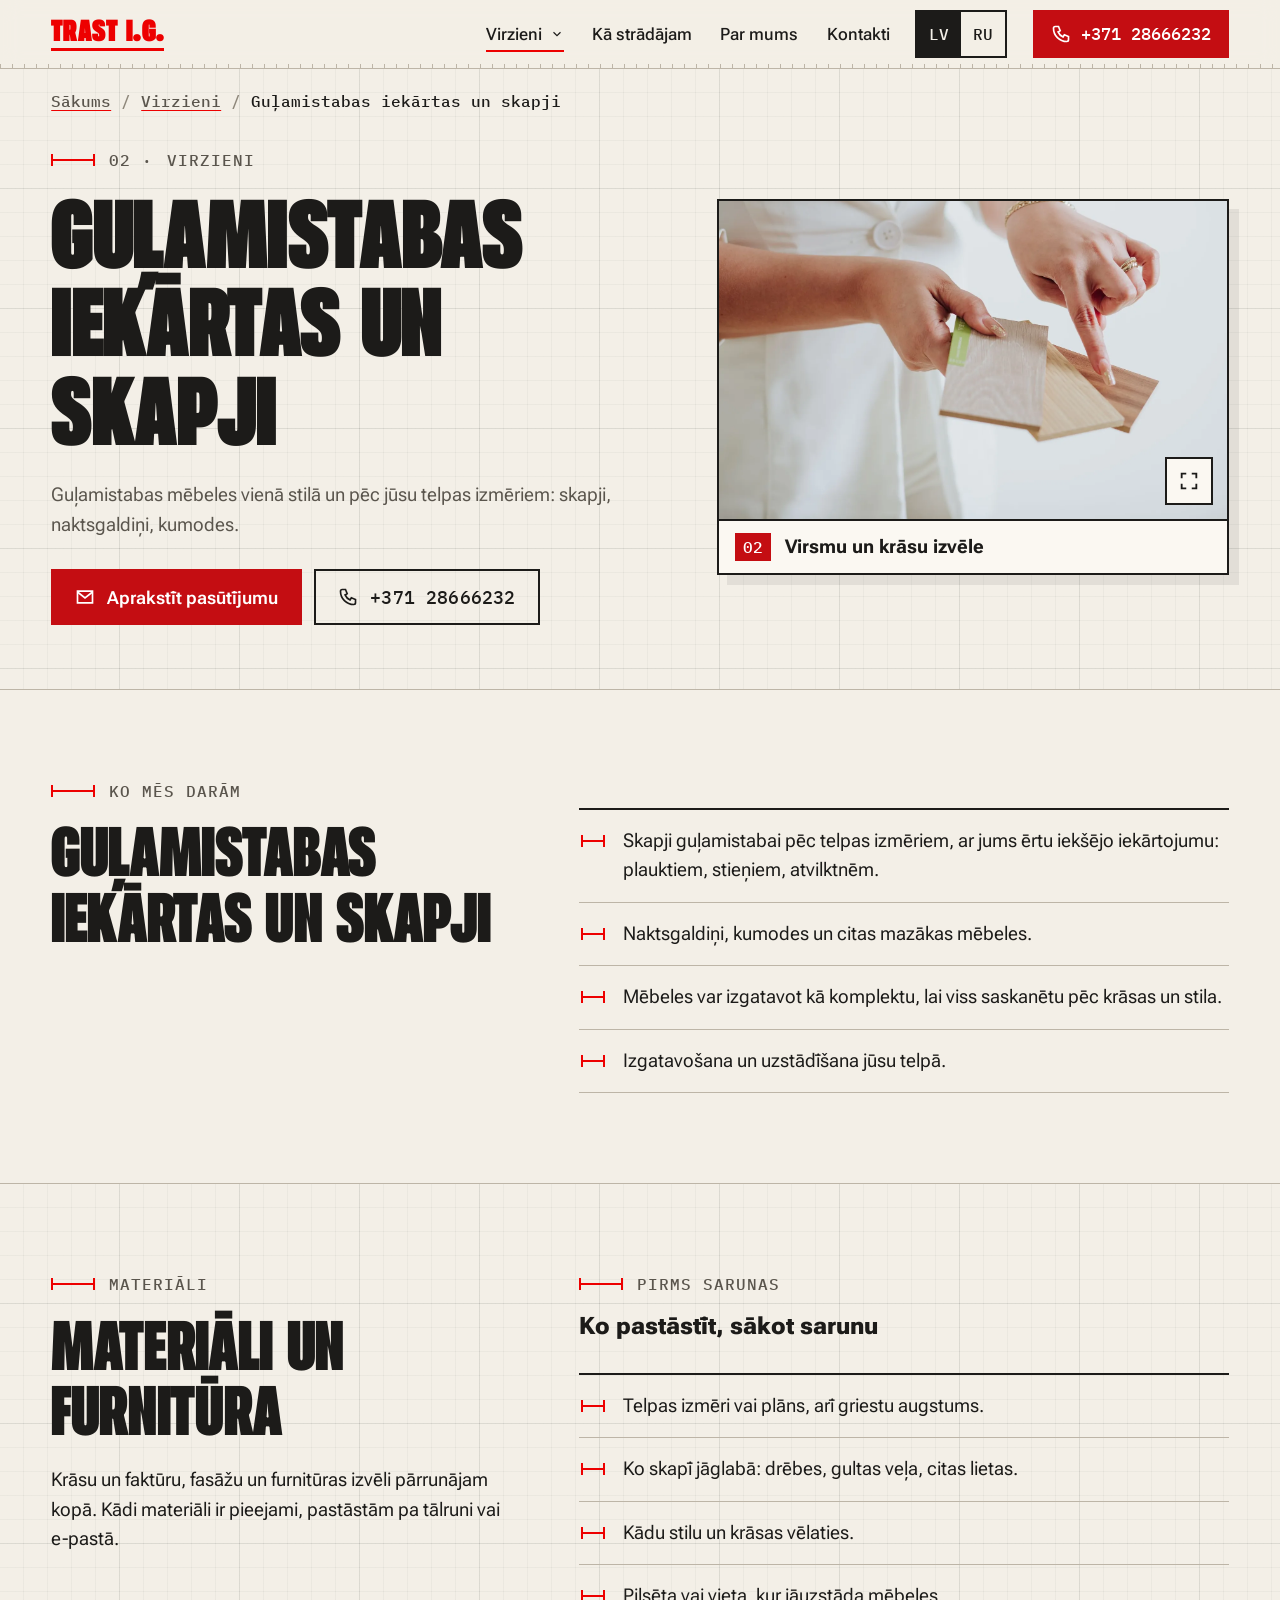
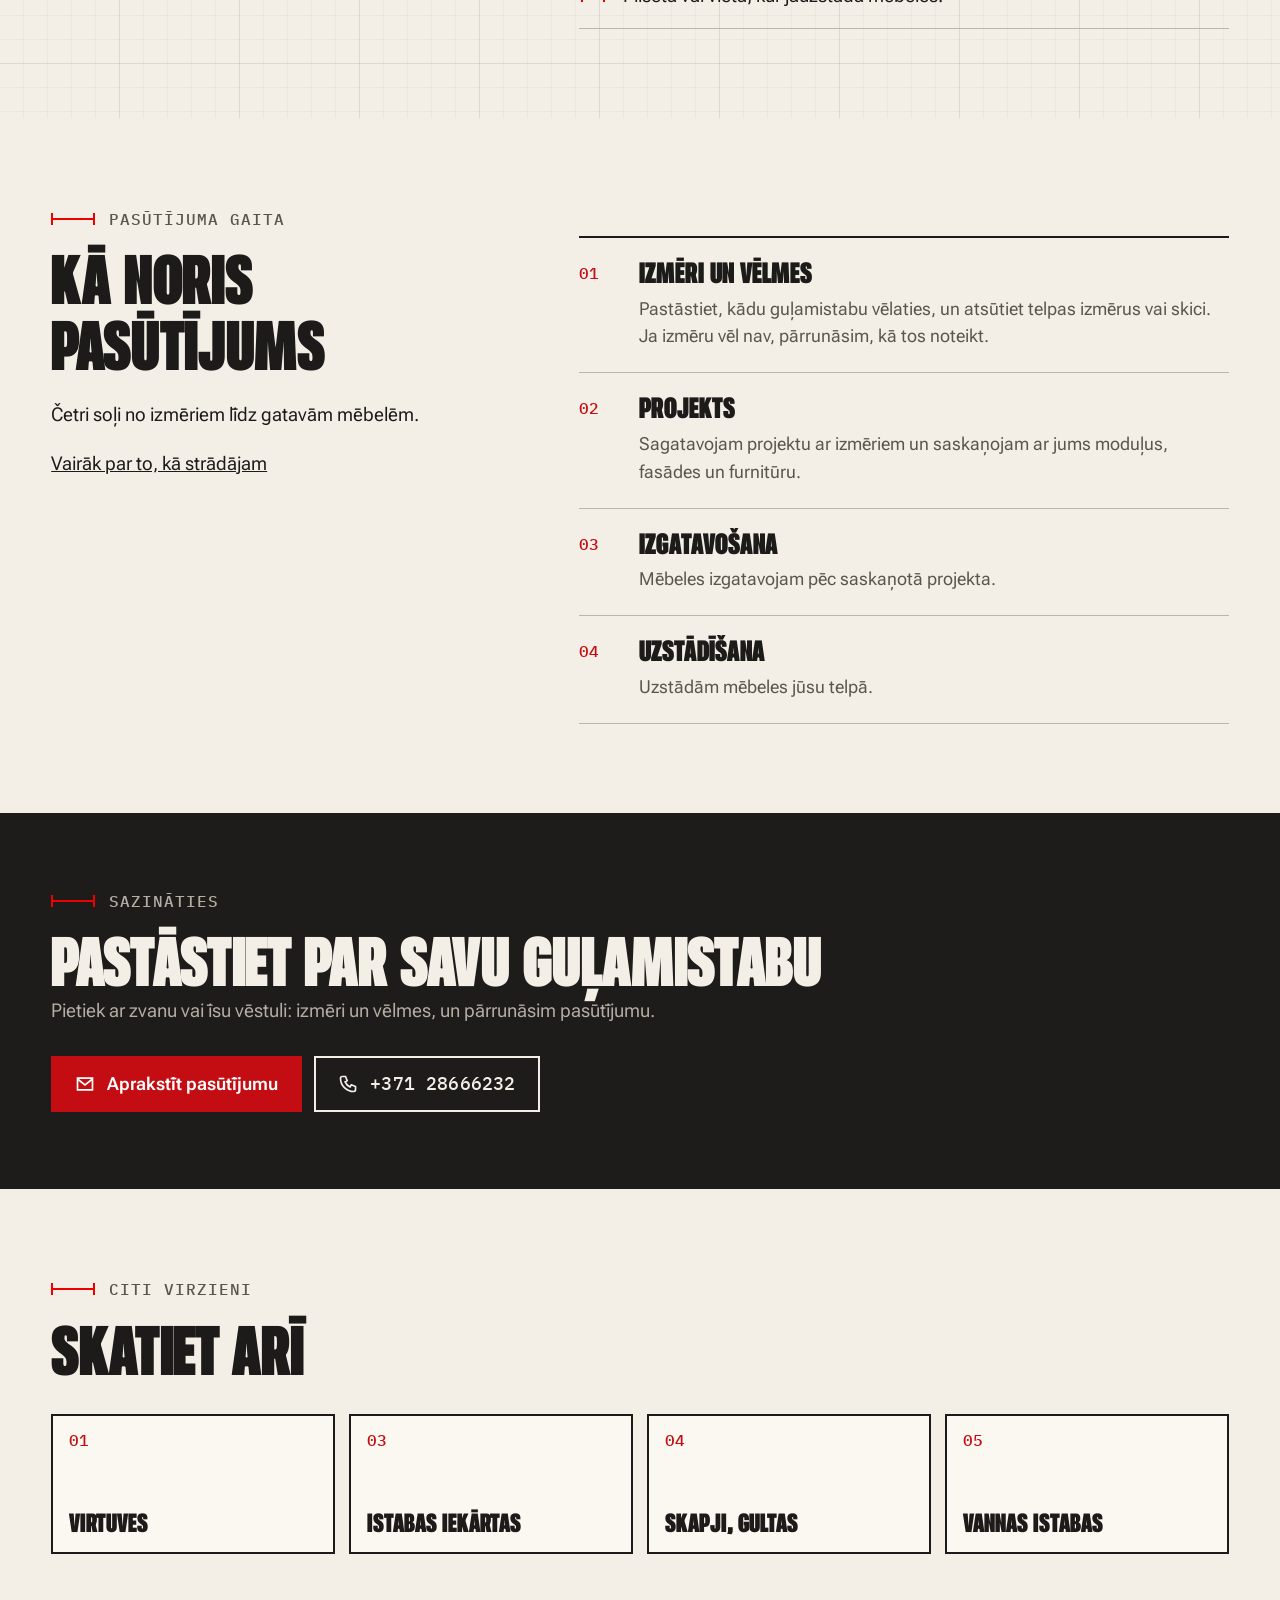
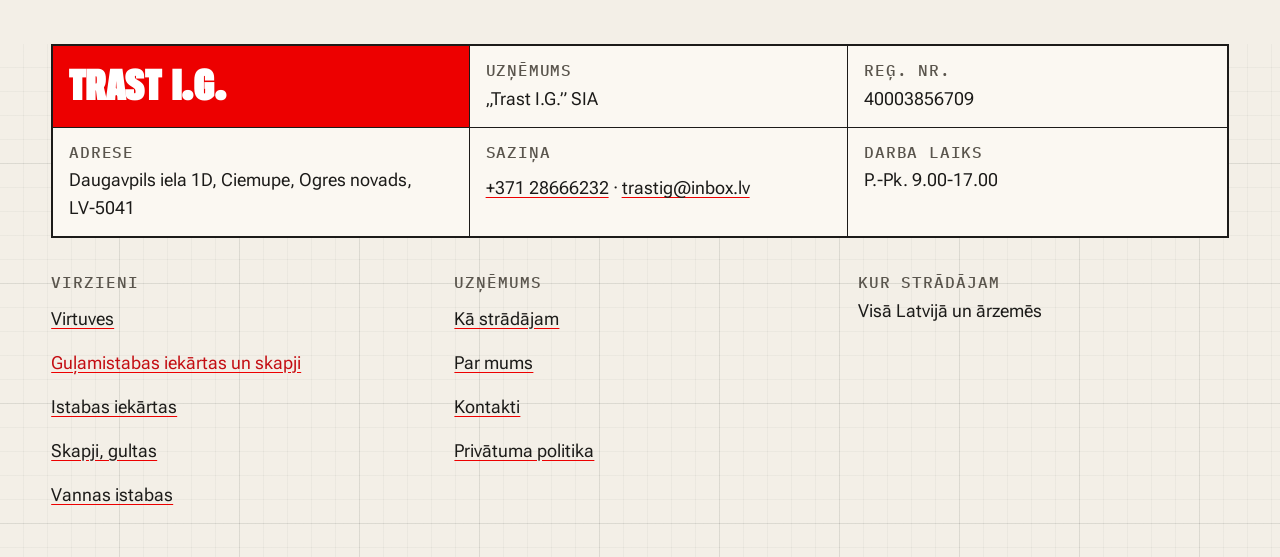
<file: gulamistabas.html>
<!doctype html>
<html lang="lv">
<head>
<meta charset="utf-8">
<meta name="viewport" content="width=device-width, initial-scale=1">
<meta name="robots" content="noindex, nofollow">
<title>Guļamistabas iekārtas un skapji pēc pasūtījuma · Trast I.G.</title>
<meta name="description" content="Guļamistabas iekārtas un skapji pēc individuāla pasūtījuma Ciemupē, Ogres novadā. Izmēri, krāsas un iekšējais iekārtojums pēc jūsu vēlmēm. Tālr. +371 28666232.">
<link rel="canonical" href="https://vasylian.com/trast-ig-lv-concept/gulamistabas.html">
<meta property="og:type" content="website">
<meta property="og:site_name" content="Trast I.G.">
<meta property="og:title" content="Guļamistabas iekārtas un skapji pēc pasūtījuma · Trast I.G.">
<meta property="og:description" content="Guļamistabas iekārtas un skapji pēc individuāla pasūtījuma Ciemupē, Ogres novadā. Izmēri, krāsas un iekšējais iekārtojums pēc jūsu vēlmēm. Tālr. +371 28666232.">
<meta property="og:url" content="https://vasylian.com/trast-ig-lv-concept/gulamistabas.html">
<meta property="og:image" content="https://vasylian.com/trast-ig-lv-concept/img/paraugi.webp">
<meta property="og:locale" content="lv_LV">
<meta property="og:locale:alternate" content="ru_RU">
<meta name="theme-color" content="#F3EFE7">
<meta name="color-scheme" content="light">
<link rel="icon" type="image/svg+xml" href="favicon.svg">
<link rel="stylesheet" href="css/fonts.css">
<link rel="stylesheet" href="css/site.css">
<script type="application/ld+json">{"@context":"https://schema.org","@type":"LocalBusiness","@id":"https://vasylian.com/trast-ig-lv-concept/#uznemums","name":"Trast I.G.","legalName":"Trast I.G. SIA","description":"Mēbeles pēc individuāla pasūtījuma: virtuves, guļamistabas iekārtas un skapji, istabas iekārtas, gultas, vannas istabu mēbeles.","url":"https://vasylian.com/trast-ig-lv-concept/","telephone":"+37128666232","email":"trastig@inbox.lv","foundingDate":"2006","image":"https://vasylian.com/trast-ig-lv-concept/img/virtuve.webp","address":{"@type":"PostalAddress","streetAddress":"Daugavpils iela 1D","addressLocality":"Ciemupe","addressRegion":"Ogres novads","postalCode":"LV-5041","addressCountry":"LV"},"geo":{"@type":"GeoCoordinates","latitude":56.77675,"longitude":24.65329},"openingHours":"Mo-Fr 09:00-17:00","areaServed":[{"@type":"Country","name":"Latvija"}]}</script>
<script type="application/ld+json">{"@context":"https://schema.org","@type":"Service","name":"Guļamistabas iekārtas un skapji","serviceType":"Mēbeles pēc individuāla pasūtījuma","provider":{"@id":"https://vasylian.com/trast-ig-lv-concept/#uznemums"},"areaServed":{"@type":"Country","name":"Latvija"},"url":"https://vasylian.com/trast-ig-lv-concept/gulamistabas.html"}</script>
<script type="application/ld+json">{"@context":"https://schema.org","@type":"BreadcrumbList","itemListElement":[{"@type":"ListItem","position":1,"name":"Sākums","item":"https://vasylian.com/trast-ig-lv-concept/"},{"@type":"ListItem","position":2,"name":"Virzieni","item":"https://vasylian.com/trast-ig-lv-concept/#virzieni"},{"@type":"ListItem","position":3,"name":"Guļamistabas iekārtas un skapji","item":"https://vasylian.com/trast-ig-lv-concept/gulamistabas.html"}]}</script>
</head>
<body>
<a class="skip" href="#saturs"><span data-i="k46">Pāriet uz saturu</span></a>
<header class="top" id="top">
  <div class="wrap top-in">
    <a class="brand" href="index.html" aria-label="Trast I.G., uz sākumlapu" data-ia-aria-label="k47"><span class="brand-w">TRAST I.G.</span></a>
    <nav class="nav" aria-label="Galvenā izvēlne" data-ia-aria-label="k48">
      <div class="dd">
        <button class="dd-btn is-cur" type="button" aria-expanded="false" aria-controls="dd-panel"><span data-i="k5">Virzieni</span><svg viewBox="0 0 24 24" fill="none" stroke="currentColor" stroke-width="2" aria-hidden="true"><path d="m6 9 6 6 6-6"/></svg></button>
        <div class="dd-panel" id="dd-panel"><a href="virtuves.html"><span class="n">01</span><span><span data-i="k42">Virtuves</span></span></a><a href="gulamistabas.html" aria-current="page"><span class="n">02</span><span><span data-i="k6">Guļamistabas iekārtas un skapji</span></span></a><a href="istabas.html"><span class="n">03</span><span><span data-i="k43">Istabas iekārtas</span></span></a><a href="skapji-gultas.html"><span class="n">04</span><span><span data-i="k44">Skapji, gultas</span></span></a><a href="vannas-istabas.html"><span class="n">05</span><span><span data-i="k45">Vannas istabas</span></span></a></div>
      </div>
      <a href="ka-stradajam.html"><span data-i="k49">Kā strādājam</span></a>
      <a href="par-mums.html"><span data-i="k50">Par mums</span></a>
      <a href="kontakti.html"><span data-i="k51">Kontakti</span></a>
    </nav>
    <div class="lang" role="group" aria-label="Vietnes valoda" data-ia-aria-label="k52">
      <button type="button" data-lang="lv" lang="lv" aria-pressed="true">LV</button>
      <button type="button" data-lang="ru" lang="ru" aria-pressed="false">RU</button>
    </div>
    <a class="call" href="tel:+37128666232" aria-label="Zvanīt: +371 28666232" data-ia-aria-label="k53">
      <svg viewBox="0 0 24 24" fill="none" stroke="currentColor" stroke-width="2" aria-hidden="true"><path d="M5 3h4l2 5-2.5 1.5a11 11 0 0 0 6 6L16 13l5 2v4a2 2 0 0 1-2 2A16 16 0 0 1 3 5a2 2 0 0 1 2-2"/></svg>
      <span class="call-t">+371&nbsp;28666232</span>
    </a>
    <button class="menu-btn" type="button" aria-expanded="false" aria-controls="mnav" aria-label="Izvēlne" data-ia-aria-label="k54"><span class="bars" aria-hidden="true"><i></i></span><span class="menu-t"><span data-i="k54">Izvēlne</span></span></button>
  </div>
  <div class="ruler" aria-hidden="true"><i></i></div>
</header>
<nav class="mnav" id="mnav" aria-label="Galvenā izvēlne" data-ia-aria-label="k48">
  <div class="wrap">
    <p class="grp"><span data-i="k5">Virzieni</span></p>
    <a href="virtuves.html"><span class="n">01</span><span><span data-i="k42">Virtuves</span></span></a><a href="gulamistabas.html" aria-current="page"><span class="n">02</span><span><span data-i="k6">Guļamistabas iekārtas un skapji</span></span></a><a href="istabas.html"><span class="n">03</span><span><span data-i="k43">Istabas iekārtas</span></span></a><a href="skapji-gultas.html"><span class="n">04</span><span><span data-i="k44">Skapji, gultas</span></span></a><a href="vannas-istabas.html"><span class="n">05</span><span><span data-i="k45">Vannas istabas</span></span></a>
    <p class="grp"><span data-i="k55">Uzņēmums</span></p>
    <a href="ka-stradajam.html"><span data-i="k49">Kā strādājam</span></a>
    <a href="par-mums.html"><span data-i="k50">Par mums</span></a>
    <a href="kontakti.html"><span data-i="k51">Kontakti</span></a>
    <a href="privatuma-politika.html"><span data-i="k56">Privātuma politika</span></a>
    <a class="btn btn--red" href="tel:+37128666232"><svg viewBox="0 0 24 24" fill="none" stroke="currentColor" stroke-width="2" aria-hidden="true"><path d="M5 3h4l2 5-2.5 1.5a11 11 0 0 0 6 6L16 13l5 2v4a2 2 0 0 1-2 2A16 16 0 0 1 3 5a2 2 0 0 1 2-2"/></svg><span class="num">+371&nbsp;28666232</span></a>
  </div>
</nav>
<main id="saturs" tabindex="-1">
<section class="phero grid-paper" aria-labelledby="h1">
  <div class="wrap">
    <nav class="crumbs" aria-label="Navigācijas ceļš" data-ia-aria-label="k7"><ol><li><a href="index.html"><span data-i="k4">Sākums</span></a></li><li><a href="index.html#virzieni"><span data-i="k5">Virzieni</span></a></li><li><span aria-current="page"><span data-i="k6">Guļamistabas iekārtas un skapji</span></span></li></ol></nav>
    <div class="phero-grid">
      <div>
        <p class="eyebrow">02 · <span data-i="k5">Virzieni</span></p>
        <h1 class="h1p" id="h1" data-i="k8">Guļamistabas iekārtas un <span class="mark">skapji</span></h1>
        <p class="lead" data-i="k17">Guļamistabas mēbeles vienā stilā un pēc jūsu telpas izmēriem: skapji, naktsgaldiņi, kumodes.</p>
        <div class="cta"><a class="btn btn--red" href="kontakti.html?virziens=gulamistabas#forma"><svg viewBox="0 0 24 24" fill="none" stroke="currentColor" stroke-width="2" aria-hidden="true"><path d="M3 5h18v14H3z"/><path d="m3 6 9 7 9-7"/></svg><span data-i="k18">Aprakstīt pasūtījumu</span></a><a class="btn btn--line" href="tel:+37128666232"><svg viewBox="0 0 24 24" fill="none" stroke="currentColor" stroke-width="2" aria-hidden="true"><path d="M5 3h4l2 5-2.5 1.5a11 11 0 0 0 6 6L16 13l5 2v4a2 2 0 0 1-2 2A16 16 0 0 1 3 5a2 2 0 0 1 2-2"/></svg><span class="num">+371&nbsp;28666232</span></a></div>
      </div>
      <figure class="sheet ">
  <button class="sheet-img" type="button" data-lightbox data-full="img/paraugi.webp" aria-label="Atvērt foto lielākā izmērā" data-ia-aria-label="k2">
    <img src="img/paraugi.webp" width="1600" height="1067" alt="Rokās turēti divi koka virsmas paraugi" data-ia-alt="k3" loading="lazy" decoding="async">
    <span class="zoom" aria-hidden="true"><svg viewBox="0 0 24 24" fill="none" stroke="currentColor" stroke-width="2"><path d="M4 9V4h5M20 9V4h-5M4 15v5h5M20 15v5h-5"/></svg></span>
  </button>
  <figcaption class="sheet-cap"><span class="n">02</span><span class="t"><span data-i="k1">Virsmu un krāsu izvēle</span></span></figcaption>
</figure>
    </div>
  </div>
</section>

<section class="sec" aria-labelledby="what-h">
  <div class="wrap two">
    <div class="side side--sticky rv">
      <p class="eyebrow"><span data-i="k19">Ko mēs darām</span></p>
      <h2 class="h2" id="what-h"><span data-i="k6">Guļamistabas iekārtas un skapji</span></h2>
    </div>
    <div class="rv">
      <ul class="ticks"><li><span data-i="k20">Skapji guļamistabai pēc telpas izmēriem, ar jums ērtu iekšējo iekārtojumu: plauktiem, stieņiem, atvilktnēm.</span></li><li><span data-i="k21">Naktsgaldiņi, kumodes un citas mazākas mēbeles.</span></li><li><span data-i="k22">Mēbeles var izgatavot kā komplektu, lai viss saskanētu pēc krāsas un stila.</span></li><li><span data-i="k23">Izgatavošana un uzstādīšana jūsu telpā.</span></li></ul>
    </div>
  </div>
</section>

<section class="sec sec--line grid-paper" aria-labelledby="mat-h">
  <div class="wrap two">
    <div class="side side--sticky rv">
      <p class="eyebrow"><span data-i="k24">Materiāli</span></p>
      <h2 class="h2" id="mat-h"><span data-i="k25">Materiāli un furnitūra</span></h2>
      <p class="body-t" style="margin-top:20px" data-i="k26">Krāsu un faktūru, fasāžu un furnitūras izvēli pārrunājam kopā. Kādi materiāli ir pieejami, pastāstām pa tālruni vai e-pastā.</p>
    </div>
    <div class="rv stack">
      
      <div>
        <p class="eyebrow"><span data-i="k27">Pirms sarunas</span></p>
        <h3 class="body-t" style="font-weight:800;font-size:24px;margin-top:12px" data-i="k28">Ko pastāstīt, sākot sarunu</h3>
        <ul class="ticks"><li><span data-i="k29">Telpas izmēri vai plāns, arī griestu augstums.</span></li><li><span data-i="k30">Ko skapī jāglabā: drēbes, gultas veļa, citas lietas.</span></li><li><span data-i="k31">Kādu stilu un krāsas vēlaties.</span></li><li><span data-i="k32">Pilsēta vai vieta, kur jāuzstāda mēbeles.</span></li></ul>
      </div>
    </div>
  </div>
</section>

<section class="sec" aria-labelledby="ord-h">
  <div class="wrap two">
    <div class="side side--sticky rv">
      <p class="eyebrow"><span data-i="k33">Pasūtījuma gaita</span></p>
      <h2 class="h2" id="ord-h"><span data-i="k34">Kā noris pasūtījums</span></h2>
      <p class="body-t" style="margin-top:20px" data-i="k35">Četri soļi no izmēriem līdz gatavām mēbelēm.</p>
      <p class="body-t" style="margin-top:20px"><a href="ka-stradajam.html"><span data-i="k36">Vairāk par to, kā strādājam</span></a></p>
    </div>
    <div class="rv"><ol class="steps"><li><h3><span data-i="k9">Izmēri un vēlmes</span></h3><p><span data-i="k10">Pastāstiet, kādu guļamistabu vēlaties, un atsūtiet telpas izmērus vai skici. Ja izmēru vēl nav, pārrunāsim, kā tos noteikt.</span></p></li><li><h3><span data-i="k11">Projekts</span></h3><p><span data-i="k12">Sagatavojam projektu ar izmēriem un saskaņojam ar jums moduļus, fasādes un furnitūru.</span></p></li><li><h3><span data-i="k13">Izgatavošana</span></h3><p><span data-i="k14">Mēbeles izgatavojam pēc saskaņotā projekta.</span></p></li><li><h3><span data-i="k15">Uzstādīšana</span></h3><p><span data-i="k16">Uzstādām mēbeles jūsu telpā.</span></p></li></ol></div>
  </div>
</section>

<section class="ctab" aria-labelledby="cta-h">
  <div class="wrap">
    <p class="eyebrow"><span data-i="k37">Sazināties</span></p>
    <h2 class="h2" id="cta-h"><span data-i="k38">Pastāstiet par savu guļamistabu</span></h2>
    <p class="lead"><span data-i="k39">Pietiek ar zvanu vai īsu vēstuli: izmēri un vēlmes, un pārrunāsim pasūtījumu.</span></p>
    <div class="cta"><a class="btn btn--red" href="kontakti.html?virziens=gulamistabas#forma"><svg viewBox="0 0 24 24" fill="none" stroke="currentColor" stroke-width="2" aria-hidden="true"><path d="M3 5h18v14H3z"/><path d="m3 6 9 7 9-7"/></svg><span data-i="k18">Aprakstīt pasūtījumu</span></a><a class="btn btn--line" href="tel:+37128666232"><svg viewBox="0 0 24 24" fill="none" stroke="currentColor" stroke-width="2" aria-hidden="true"><path d="M5 3h4l2 5-2.5 1.5a11 11 0 0 0 6 6L16 13l5 2v4a2 2 0 0 1-2 2A16 16 0 0 1 3 5a2 2 0 0 1 2-2"/></svg><span class="num">+371&nbsp;28666232</span></a></div>
  </div>
</section>

<section class="sec" aria-labelledby="oth-h">
  <div class="wrap">
    <p class="eyebrow"><span data-i="k40">Citi virzieni</span></p>
    <h2 class="h2" id="oth-h"><span data-i="k41">Skatiet arī</span></h2>
    <ul class="cards"><li><a class="card" href="virtuves.html"><span class="n">01</span><span class="t"><span data-i="k42">Virtuves</span></span></a></li><li><a class="card" href="istabas.html"><span class="n">03</span><span class="t"><span data-i="k43">Istabas iekārtas</span></span></a></li><li><a class="card" href="skapji-gultas.html"><span class="n">04</span><span class="t"><span data-i="k44">Skapji, gultas</span></span></a></li><li><a class="card" href="vannas-istabas.html"><span class="n">05</span><span class="t"><span data-i="k45">Vannas istabas</span></span></a></li></ul>
  </div>
</section>
</main>
<footer class="foot grid-paper">
  <div class="wrap">
    <div class="stamp">
      <div class="logo"><span>TRAST I.G.</span></div>
      <div><span class="k"><span data-i="k55">Uzņēmums</span></span><span class="v"><span data-i="k57">„Trast I.G.” SIA</span></span></div>
      <div><span class="k"><span data-i="k58">Reģ. Nr.</span></span><span class="v">40003856709</span></div>
      <div><span class="k"><span data-i="k59">Adrese</span></span><span class="v">Daugavpils iela 1D, Ciemupe, Ogres novads, <span class="nw">LV-5041</span></span></div>
      <div><span class="k"><span data-i="k60">Saziņa</span></span><span class="v"><a href="tel:+37128666232">+371&nbsp;28666232</a> · <a href="mailto:trastig@inbox.lv">trastig@inbox.lv</a></span></div>
      <div><span class="k"><span data-i="k61">Darba laiks</span></span><span class="v"><span data-i="k62">P.-Pk. 9.00-17.00</span></span></div>
    </div>
    <div class="fnav">
      <div><h2><span data-i="k5">Virzieni</span></h2><ul><li><a href="virtuves.html"><span data-i="k42">Virtuves</span></a></li><li><a href="gulamistabas.html" aria-current="page"><span data-i="k6">Guļamistabas iekārtas un skapji</span></a></li><li><a href="istabas.html"><span data-i="k43">Istabas iekārtas</span></a></li><li><a href="skapji-gultas.html"><span data-i="k44">Skapji, gultas</span></a></li><li><a href="vannas-istabas.html"><span data-i="k45">Vannas istabas</span></a></li></ul></div>
      <div><h2><span data-i="k55">Uzņēmums</span></h2><ul><li><a href="ka-stradajam.html"><span data-i="k49">Kā strādājam</span></a></li><li><a href="par-mums.html"><span data-i="k50">Par mums</span></a></li><li><a href="kontakti.html"><span data-i="k51">Kontakti</span></a></li><li><a href="privatuma-politika.html"><span data-i="k56">Privātuma politika</span></a></li></ul></div>
      <div><h2><span data-i="k63">Kur strādājam</span></h2><p class="v"><span data-i="k64">Visā Latvijā un ārzemēs</span></p></div>
    </div>
  </div>
</footer>
<dialog class="lb" id="lb" aria-label="Foto lielākā izmērā" data-ia-aria-label="k65">
  <button class="lb-x" type="button" data-close>
    <span data-i="k66">Aizvērt</span>
    <svg viewBox="0 0 24 24" width="18" height="18" fill="none" stroke="currentColor" stroke-width="2" aria-hidden="true"><path d="M5 5l14 14M19 5 5 19"/></svg>
  </button>
  <img id="lb-img" alt="">
</dialog>
<script type="application/json" id="i18n-ru">{"k1":"Выбор поверхностей и цветов","k2":"Открыть фото крупнее","k3":"В руках два образца древесных поверхностей","k4":"Главная","k5":"Направления","k6":"Спальни и шкафы","k7":"Навигационная цепочка","k8":"Мебель для спальни и <span class=\"mark\">шкафы<\/span>","k9":"Размеры и пожелания","k10":"Расскажите, какую спальню хотите, и пришлите размеры помещения или эскиз. Если размеров пока нет, обсудим, как их определить.","k11":"Проект","k12":"Готовим проект с размерами и согласовываем с вами модули, фасады и фурнитуру.","k13":"Изготовление","k14":"Мебель изготавливаем по согласованному проекту.","k15":"Установка","k16":"Устанавливаем мебель в вашем помещении.","k17":"Спальная мебель в одном стиле и по размерам вашего помещения: шкафы, тумбочки, комоды.","k18":"Описать заказ","k19":"Что мы делаем","k20":"Шкафы для спальни по размерам помещения, с удобным для вас внутренним наполнением: полками, штангами, ящиками.","k21":"Тумбочки, комоды и другая небольшая мебель.","k22":"Мебель можно сделать комплектом, чтобы всё сочеталось по цвету и стилю.","k23":"Изготовление и установка в вашем помещении.","k24":"Материалы","k25":"Материалы и фурнитура","k26":"Цвета и фактуры, фасады и фурнитуру выбираем вместе. Какие материалы доступны, расскажем по телефону или по почте.","k27":"Перед разговором","k28":"Что рассказать в начале разговора","k29":"Размеры помещения или план, а также высота потолка.","k30":"Что нужно хранить в шкафу: одежду, постельное бельё, другие вещи.","k31":"Какой стиль и цвета вы хотите.","k32":"Город или место, где нужно установить мебель.","k33":"Ход заказа","k34":"Как проходит заказ","k35":"Четыре шага от размеров до готовой мебели.","k36":"Подробнее о том, как мы работаем","k37":"Связаться","k38":"Расскажите о вашей спальне","k39":"Достаточно звонка или короткого письма: размеры и пожелания, и мы обсудим заказ.","k40":"Другие направления","k41":"Смотрите также","k42":"Кухни","k43":"Мебель для комнат","k44":"Шкафы, кровати","k45":"Мебель для ванной","_t":"Мебель для спальни и шкафы на заказ · Trast I.G.","_d":"Мебель для спальни и шкафы на заказ в Цемупе, Огрский край. Размеры, цвета и внутреннее наполнение по вашим пожеланиям. Тел. +371 28666232.","k46":"К содержанию","k47":"Trast I.G., на главную","k48":"Главное меню","k49":"Как мы работаем","k50":"О нас","k51":"Контакты","k52":"Язык сайта","k53":"Позвонить: +371 28666232","k54":"Меню","k55":"Компания","k56":"Политика конфиденциальности","k57":"«Trast I.G.» SIA","k58":"Рег. номер","k59":"Адрес","k60":"Связь","k61":"Часы работы","k62":"Пн-Пт 9:00-17:00","k63":"Где работаем","k64":"По всей Латвии и за рубежом","k65":"Фото крупнее","k66":"Закрыть"}</script>
<script src="js/site.js" defer></script>
</body>
</html>
</file>
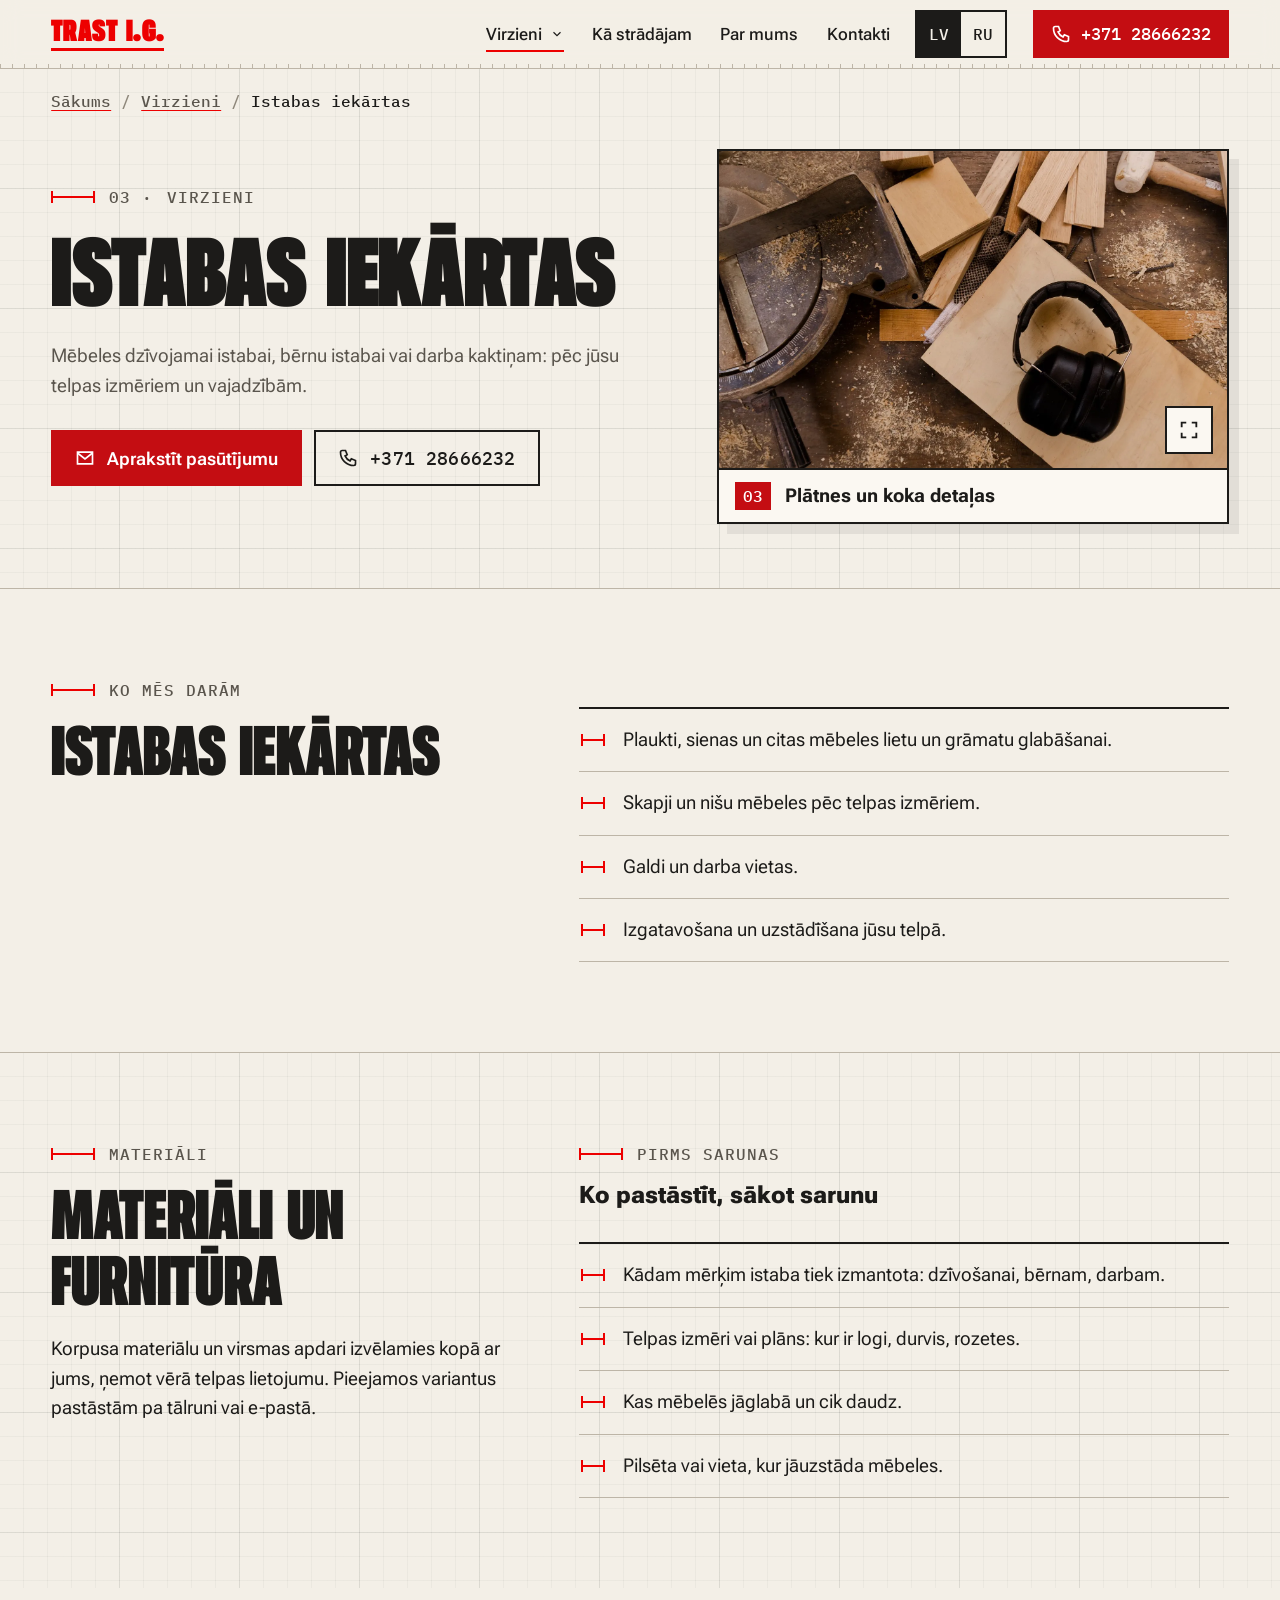
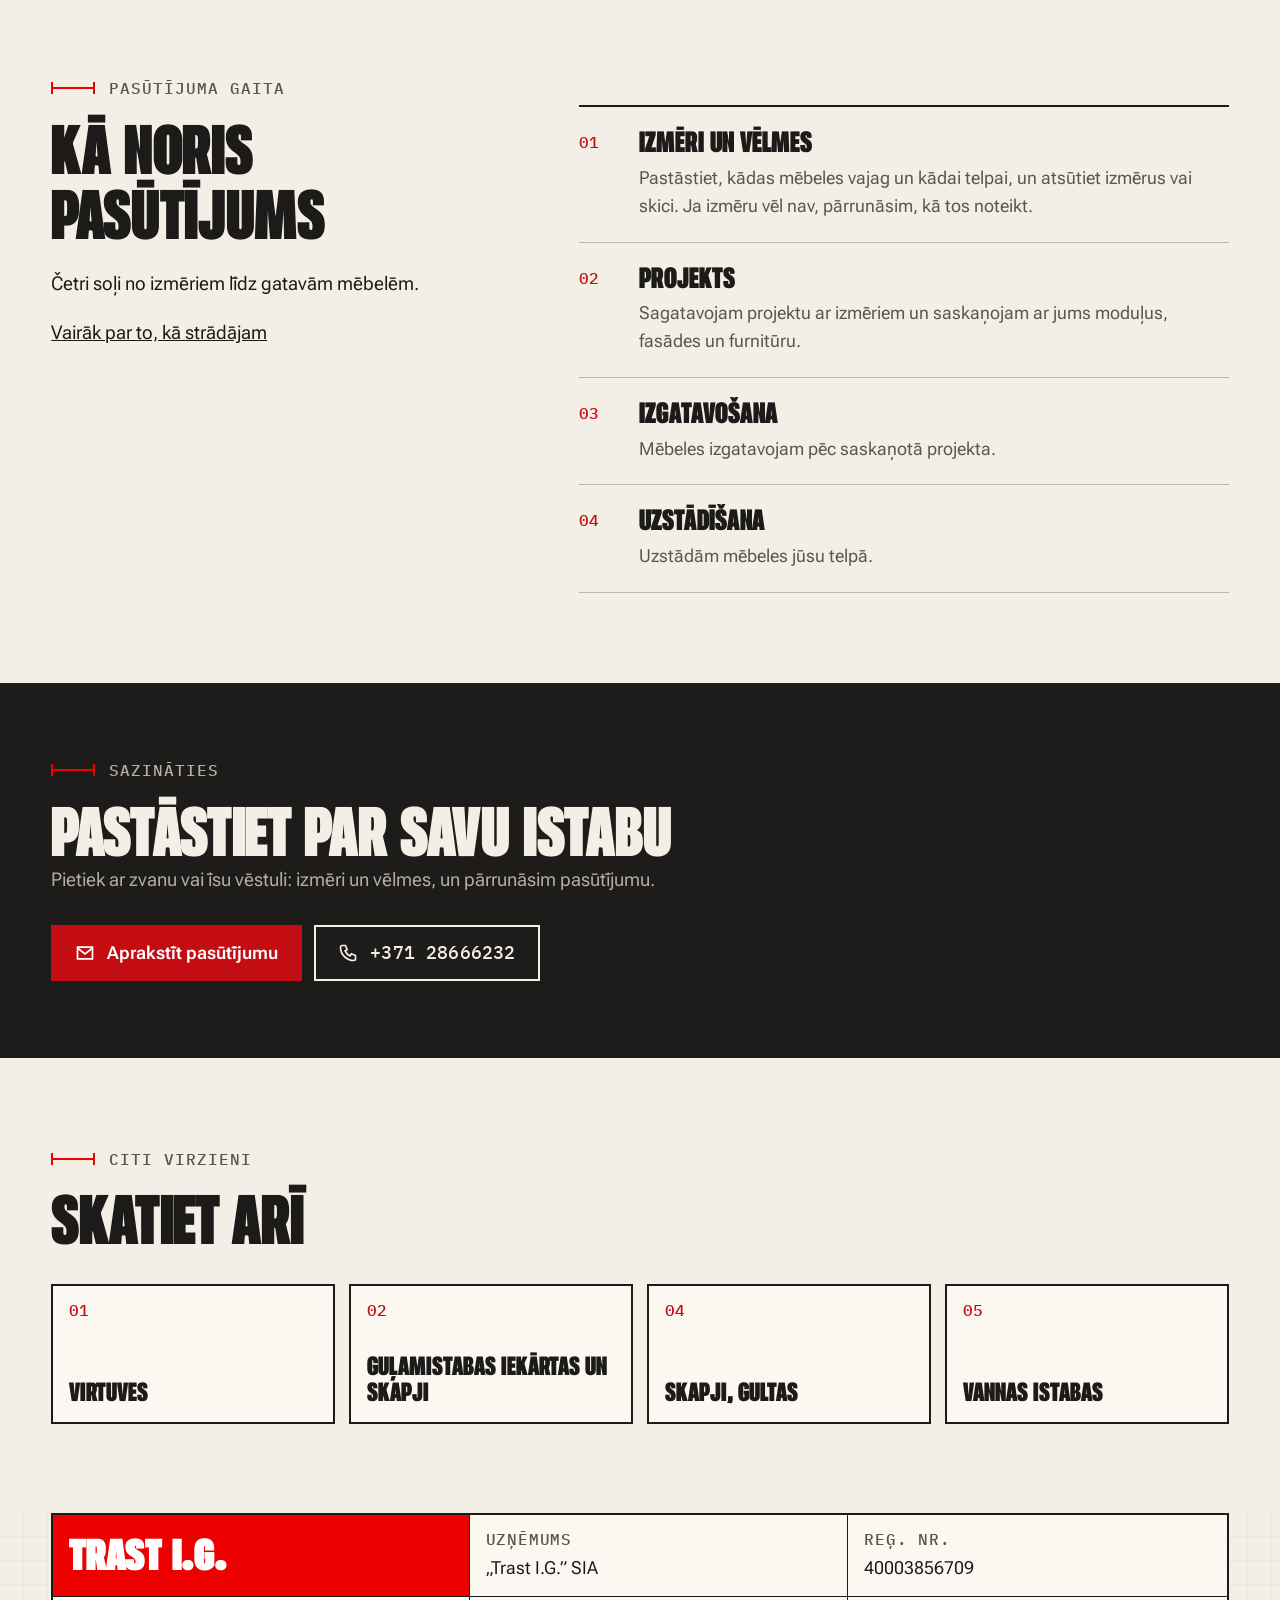
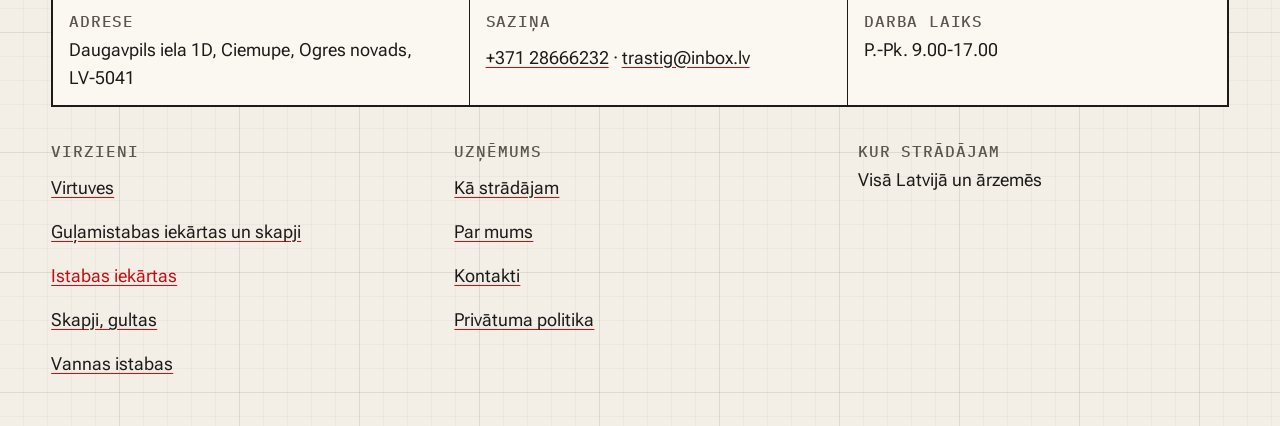
<file: istabas.html>
<!doctype html>
<html lang="lv">
<head>
<meta charset="utf-8">
<meta name="viewport" content="width=device-width, initial-scale=1">
<meta name="robots" content="noindex, nofollow">
<title>Istabas iekārtas pēc pasūtījuma · Trast I.G.</title>
<meta name="description" content="Istabas iekārtas pēc individuāla pasūtījuma Ciemupē, Ogres novadā: mēbeles dzīvojamai istabai, bērnu istabai vai darba vietai. Tālr. +371 28666232.">
<link rel="canonical" href="https://vasylian.com/trast-ig-lv-concept/istabas.html">
<meta property="og:type" content="website">
<meta property="og:site_name" content="Trast I.G.">
<meta property="og:title" content="Istabas iekārtas pēc pasūtījuma · Trast I.G.">
<meta property="og:description" content="Istabas iekārtas pēc individuāla pasūtījuma Ciemupē, Ogres novadā: mēbeles dzīvojamai istabai, bērnu istabai vai darba vietai. Tālr. +371 28666232.">
<meta property="og:url" content="https://vasylian.com/trast-ig-lv-concept/istabas.html">
<meta property="og:image" content="https://vasylian.com/trast-ig-lv-concept/img/plates.webp">
<meta property="og:locale" content="lv_LV">
<meta property="og:locale:alternate" content="ru_RU">
<meta name="theme-color" content="#F3EFE7">
<meta name="color-scheme" content="light">
<link rel="icon" type="image/svg+xml" href="favicon.svg">
<link rel="stylesheet" href="css/fonts.css">
<link rel="stylesheet" href="css/site.css">
<script type="application/ld+json">{"@context":"https://schema.org","@type":"LocalBusiness","@id":"https://vasylian.com/trast-ig-lv-concept/#uznemums","name":"Trast I.G.","legalName":"Trast I.G. SIA","description":"Mēbeles pēc individuāla pasūtījuma: virtuves, guļamistabas iekārtas un skapji, istabas iekārtas, gultas, vannas istabu mēbeles.","url":"https://vasylian.com/trast-ig-lv-concept/","telephone":"+37128666232","email":"trastig@inbox.lv","foundingDate":"2006","image":"https://vasylian.com/trast-ig-lv-concept/img/virtuve.webp","address":{"@type":"PostalAddress","streetAddress":"Daugavpils iela 1D","addressLocality":"Ciemupe","addressRegion":"Ogres novads","postalCode":"LV-5041","addressCountry":"LV"},"geo":{"@type":"GeoCoordinates","latitude":56.77675,"longitude":24.65329},"openingHours":"Mo-Fr 09:00-17:00","areaServed":[{"@type":"Country","name":"Latvija"}]}</script>
<script type="application/ld+json">{"@context":"https://schema.org","@type":"Service","name":"Istabas iekārtas","serviceType":"Mēbeles pēc individuāla pasūtījuma","provider":{"@id":"https://vasylian.com/trast-ig-lv-concept/#uznemums"},"areaServed":{"@type":"Country","name":"Latvija"},"url":"https://vasylian.com/trast-ig-lv-concept/istabas.html"}</script>
<script type="application/ld+json">{"@context":"https://schema.org","@type":"BreadcrumbList","itemListElement":[{"@type":"ListItem","position":1,"name":"Sākums","item":"https://vasylian.com/trast-ig-lv-concept/"},{"@type":"ListItem","position":2,"name":"Virzieni","item":"https://vasylian.com/trast-ig-lv-concept/#virzieni"},{"@type":"ListItem","position":3,"name":"Istabas iekārtas","item":"https://vasylian.com/trast-ig-lv-concept/istabas.html"}]}</script>
</head>
<body>
<a class="skip" href="#saturs"><span data-i="k46">Pāriet uz saturu</span></a>
<header class="top" id="top">
  <div class="wrap top-in">
    <a class="brand" href="index.html" aria-label="Trast I.G., uz sākumlapu" data-ia-aria-label="k47"><span class="brand-w">TRAST I.G.</span></a>
    <nav class="nav" aria-label="Galvenā izvēlne" data-ia-aria-label="k48">
      <div class="dd">
        <button class="dd-btn is-cur" type="button" aria-expanded="false" aria-controls="dd-panel"><span data-i="k5">Virzieni</span><svg viewBox="0 0 24 24" fill="none" stroke="currentColor" stroke-width="2" aria-hidden="true"><path d="m6 9 6 6 6-6"/></svg></button>
        <div class="dd-panel" id="dd-panel"><a href="virtuves.html"><span class="n">01</span><span><span data-i="k42">Virtuves</span></span></a><a href="gulamistabas.html"><span class="n">02</span><span><span data-i="k43">Guļamistabas iekārtas un skapji</span></span></a><a href="istabas.html" aria-current="page"><span class="n">03</span><span><span data-i="k6">Istabas iekārtas</span></span></a><a href="skapji-gultas.html"><span class="n">04</span><span><span data-i="k44">Skapji, gultas</span></span></a><a href="vannas-istabas.html"><span class="n">05</span><span><span data-i="k45">Vannas istabas</span></span></a></div>
      </div>
      <a href="ka-stradajam.html"><span data-i="k49">Kā strādājam</span></a>
      <a href="par-mums.html"><span data-i="k50">Par mums</span></a>
      <a href="kontakti.html"><span data-i="k51">Kontakti</span></a>
    </nav>
    <div class="lang" role="group" aria-label="Vietnes valoda" data-ia-aria-label="k52">
      <button type="button" data-lang="lv" lang="lv" aria-pressed="true">LV</button>
      <button type="button" data-lang="ru" lang="ru" aria-pressed="false">RU</button>
    </div>
    <a class="call" href="tel:+37128666232" aria-label="Zvanīt: +371 28666232" data-ia-aria-label="k53">
      <svg viewBox="0 0 24 24" fill="none" stroke="currentColor" stroke-width="2" aria-hidden="true"><path d="M5 3h4l2 5-2.5 1.5a11 11 0 0 0 6 6L16 13l5 2v4a2 2 0 0 1-2 2A16 16 0 0 1 3 5a2 2 0 0 1 2-2"/></svg>
      <span class="call-t">+371&nbsp;28666232</span>
    </a>
    <button class="menu-btn" type="button" aria-expanded="false" aria-controls="mnav" aria-label="Izvēlne" data-ia-aria-label="k54"><span class="bars" aria-hidden="true"><i></i></span><span class="menu-t"><span data-i="k54">Izvēlne</span></span></button>
  </div>
  <div class="ruler" aria-hidden="true"><i></i></div>
</header>
<nav class="mnav" id="mnav" aria-label="Galvenā izvēlne" data-ia-aria-label="k48">
  <div class="wrap">
    <p class="grp"><span data-i="k5">Virzieni</span></p>
    <a href="virtuves.html"><span class="n">01</span><span><span data-i="k42">Virtuves</span></span></a><a href="gulamistabas.html"><span class="n">02</span><span><span data-i="k43">Guļamistabas iekārtas un skapji</span></span></a><a href="istabas.html" aria-current="page"><span class="n">03</span><span><span data-i="k6">Istabas iekārtas</span></span></a><a href="skapji-gultas.html"><span class="n">04</span><span><span data-i="k44">Skapji, gultas</span></span></a><a href="vannas-istabas.html"><span class="n">05</span><span><span data-i="k45">Vannas istabas</span></span></a>
    <p class="grp"><span data-i="k55">Uzņēmums</span></p>
    <a href="ka-stradajam.html"><span data-i="k49">Kā strādājam</span></a>
    <a href="par-mums.html"><span data-i="k50">Par mums</span></a>
    <a href="kontakti.html"><span data-i="k51">Kontakti</span></a>
    <a href="privatuma-politika.html"><span data-i="k56">Privātuma politika</span></a>
    <a class="btn btn--red" href="tel:+37128666232"><svg viewBox="0 0 24 24" fill="none" stroke="currentColor" stroke-width="2" aria-hidden="true"><path d="M5 3h4l2 5-2.5 1.5a11 11 0 0 0 6 6L16 13l5 2v4a2 2 0 0 1-2 2A16 16 0 0 1 3 5a2 2 0 0 1 2-2"/></svg><span class="num">+371&nbsp;28666232</span></a>
  </div>
</nav>
<main id="saturs" tabindex="-1">
<section class="phero grid-paper" aria-labelledby="h1">
  <div class="wrap">
    <nav class="crumbs" aria-label="Navigācijas ceļš" data-ia-aria-label="k7"><ol><li><a href="index.html"><span data-i="k4">Sākums</span></a></li><li><a href="index.html#virzieni"><span data-i="k5">Virzieni</span></a></li><li><span aria-current="page"><span data-i="k6">Istabas iekārtas</span></span></li></ol></nav>
    <div class="phero-grid">
      <div>
        <p class="eyebrow">03 · <span data-i="k5">Virzieni</span></p>
        <h1 class="h1p" id="h1" data-i="k8">Istabas <span class="mark">iekārtas</span></h1>
        <p class="lead" data-i="k17">Mēbeles dzīvojamai istabai, bērnu istabai vai darba kaktiņam: pēc jūsu telpas izmēriem un vajadzībām.</p>
        <div class="cta"><a class="btn btn--red" href="kontakti.html?virziens=istabas#forma"><svg viewBox="0 0 24 24" fill="none" stroke="currentColor" stroke-width="2" aria-hidden="true"><path d="M3 5h18v14H3z"/><path d="m3 6 9 7 9-7"/></svg><span data-i="k18">Aprakstīt pasūtījumu</span></a><a class="btn btn--line" href="tel:+37128666232"><svg viewBox="0 0 24 24" fill="none" stroke="currentColor" stroke-width="2" aria-hidden="true"><path d="M5 3h4l2 5-2.5 1.5a11 11 0 0 0 6 6L16 13l5 2v4a2 2 0 0 1-2 2A16 16 0 0 1 3 5a2 2 0 0 1 2-2"/></svg><span class="num">+371&nbsp;28666232</span></a></div>
      </div>
      <figure class="sheet ">
  <button class="sheet-img" type="button" data-lightbox data-full="img/plates.webp" aria-label="Atvērt foto lielākā izmērā" data-ia-aria-label="k2">
    <img src="img/plates.webp" width="1600" height="1107" alt="Koka plātnes un detaļas uz darbgalda, blakus dzirdes aizsargi" data-ia-alt="k3" loading="lazy" decoding="async">
    <span class="zoom" aria-hidden="true"><svg viewBox="0 0 24 24" fill="none" stroke="currentColor" stroke-width="2"><path d="M4 9V4h5M20 9V4h-5M4 15v5h5M20 15v5h-5"/></svg></span>
  </button>
  <figcaption class="sheet-cap"><span class="n">03</span><span class="t"><span data-i="k1">Plātnes un koka detaļas</span></span></figcaption>
</figure>
    </div>
  </div>
</section>

<section class="sec" aria-labelledby="what-h">
  <div class="wrap two">
    <div class="side side--sticky rv">
      <p class="eyebrow"><span data-i="k19">Ko mēs darām</span></p>
      <h2 class="h2" id="what-h"><span data-i="k6">Istabas iekārtas</span></h2>
    </div>
    <div class="rv">
      <ul class="ticks"><li><span data-i="k20">Plaukti, sienas un citas mēbeles lietu un grāmatu glabāšanai.</span></li><li><span data-i="k21">Skapji un nišu mēbeles pēc telpas izmēriem.</span></li><li><span data-i="k22">Galdi un darba vietas.</span></li><li><span data-i="k23">Izgatavošana un uzstādīšana jūsu telpā.</span></li></ul>
    </div>
  </div>
</section>

<section class="sec sec--line grid-paper" aria-labelledby="mat-h">
  <div class="wrap two">
    <div class="side side--sticky rv">
      <p class="eyebrow"><span data-i="k24">Materiāli</span></p>
      <h2 class="h2" id="mat-h"><span data-i="k25">Materiāli un furnitūra</span></h2>
      <p class="body-t" style="margin-top:20px" data-i="k26">Korpusa materiālu un virsmas apdari izvēlamies kopā ar jums, ņemot vērā telpas lietojumu. Pieejamos variantus pastāstām pa tālruni vai e-pastā.</p>
    </div>
    <div class="rv stack">
      
      <div>
        <p class="eyebrow"><span data-i="k27">Pirms sarunas</span></p>
        <h3 class="body-t" style="font-weight:800;font-size:24px;margin-top:12px" data-i="k28">Ko pastāstīt, sākot sarunu</h3>
        <ul class="ticks"><li><span data-i="k29">Kādam mērķim istaba tiek izmantota: dzīvošanai, bērnam, darbam.</span></li><li><span data-i="k30">Telpas izmēri vai plāns: kur ir logi, durvis, rozetes.</span></li><li><span data-i="k31">Kas mēbelēs jāglabā un cik daudz.</span></li><li><span data-i="k32">Pilsēta vai vieta, kur jāuzstāda mēbeles.</span></li></ul>
      </div>
    </div>
  </div>
</section>

<section class="sec" aria-labelledby="ord-h">
  <div class="wrap two">
    <div class="side side--sticky rv">
      <p class="eyebrow"><span data-i="k33">Pasūtījuma gaita</span></p>
      <h2 class="h2" id="ord-h"><span data-i="k34">Kā noris pasūtījums</span></h2>
      <p class="body-t" style="margin-top:20px" data-i="k35">Četri soļi no izmēriem līdz gatavām mēbelēm.</p>
      <p class="body-t" style="margin-top:20px"><a href="ka-stradajam.html"><span data-i="k36">Vairāk par to, kā strādājam</span></a></p>
    </div>
    <div class="rv"><ol class="steps"><li><h3><span data-i="k9">Izmēri un vēlmes</span></h3><p><span data-i="k10">Pastāstiet, kādas mēbeles vajag un kādai telpai, un atsūtiet izmērus vai skici. Ja izmēru vēl nav, pārrunāsim, kā tos noteikt.</span></p></li><li><h3><span data-i="k11">Projekts</span></h3><p><span data-i="k12">Sagatavojam projektu ar izmēriem un saskaņojam ar jums moduļus, fasādes un furnitūru.</span></p></li><li><h3><span data-i="k13">Izgatavošana</span></h3><p><span data-i="k14">Mēbeles izgatavojam pēc saskaņotā projekta.</span></p></li><li><h3><span data-i="k15">Uzstādīšana</span></h3><p><span data-i="k16">Uzstādām mēbeles jūsu telpā.</span></p></li></ol></div>
  </div>
</section>

<section class="ctab" aria-labelledby="cta-h">
  <div class="wrap">
    <p class="eyebrow"><span data-i="k37">Sazināties</span></p>
    <h2 class="h2" id="cta-h"><span data-i="k38">Pastāstiet par savu istabu</span></h2>
    <p class="lead"><span data-i="k39">Pietiek ar zvanu vai īsu vēstuli: izmēri un vēlmes, un pārrunāsim pasūtījumu.</span></p>
    <div class="cta"><a class="btn btn--red" href="kontakti.html?virziens=istabas#forma"><svg viewBox="0 0 24 24" fill="none" stroke="currentColor" stroke-width="2" aria-hidden="true"><path d="M3 5h18v14H3z"/><path d="m3 6 9 7 9-7"/></svg><span data-i="k18">Aprakstīt pasūtījumu</span></a><a class="btn btn--line" href="tel:+37128666232"><svg viewBox="0 0 24 24" fill="none" stroke="currentColor" stroke-width="2" aria-hidden="true"><path d="M5 3h4l2 5-2.5 1.5a11 11 0 0 0 6 6L16 13l5 2v4a2 2 0 0 1-2 2A16 16 0 0 1 3 5a2 2 0 0 1 2-2"/></svg><span class="num">+371&nbsp;28666232</span></a></div>
  </div>
</section>

<section class="sec" aria-labelledby="oth-h">
  <div class="wrap">
    <p class="eyebrow"><span data-i="k40">Citi virzieni</span></p>
    <h2 class="h2" id="oth-h"><span data-i="k41">Skatiet arī</span></h2>
    <ul class="cards"><li><a class="card" href="virtuves.html"><span class="n">01</span><span class="t"><span data-i="k42">Virtuves</span></span></a></li><li><a class="card" href="gulamistabas.html"><span class="n">02</span><span class="t"><span data-i="k43">Guļamistabas iekārtas un skapji</span></span></a></li><li><a class="card" href="skapji-gultas.html"><span class="n">04</span><span class="t"><span data-i="k44">Skapji, gultas</span></span></a></li><li><a class="card" href="vannas-istabas.html"><span class="n">05</span><span class="t"><span data-i="k45">Vannas istabas</span></span></a></li></ul>
  </div>
</section>
</main>
<footer class="foot grid-paper">
  <div class="wrap">
    <div class="stamp">
      <div class="logo"><span>TRAST I.G.</span></div>
      <div><span class="k"><span data-i="k55">Uzņēmums</span></span><span class="v"><span data-i="k57">„Trast I.G.” SIA</span></span></div>
      <div><span class="k"><span data-i="k58">Reģ. Nr.</span></span><span class="v">40003856709</span></div>
      <div><span class="k"><span data-i="k59">Adrese</span></span><span class="v">Daugavpils iela 1D, Ciemupe, Ogres novads, <span class="nw">LV-5041</span></span></div>
      <div><span class="k"><span data-i="k60">Saziņa</span></span><span class="v"><a href="tel:+37128666232">+371&nbsp;28666232</a> · <a href="mailto:trastig@inbox.lv">trastig@inbox.lv</a></span></div>
      <div><span class="k"><span data-i="k61">Darba laiks</span></span><span class="v"><span data-i="k62">P.-Pk. 9.00-17.00</span></span></div>
    </div>
    <div class="fnav">
      <div><h2><span data-i="k5">Virzieni</span></h2><ul><li><a href="virtuves.html"><span data-i="k42">Virtuves</span></a></li><li><a href="gulamistabas.html"><span data-i="k43">Guļamistabas iekārtas un skapji</span></a></li><li><a href="istabas.html" aria-current="page"><span data-i="k6">Istabas iekārtas</span></a></li><li><a href="skapji-gultas.html"><span data-i="k44">Skapji, gultas</span></a></li><li><a href="vannas-istabas.html"><span data-i="k45">Vannas istabas</span></a></li></ul></div>
      <div><h2><span data-i="k55">Uzņēmums</span></h2><ul><li><a href="ka-stradajam.html"><span data-i="k49">Kā strādājam</span></a></li><li><a href="par-mums.html"><span data-i="k50">Par mums</span></a></li><li><a href="kontakti.html"><span data-i="k51">Kontakti</span></a></li><li><a href="privatuma-politika.html"><span data-i="k56">Privātuma politika</span></a></li></ul></div>
      <div><h2><span data-i="k63">Kur strādājam</span></h2><p class="v"><span data-i="k64">Visā Latvijā un ārzemēs</span></p></div>
    </div>
  </div>
</footer>
<dialog class="lb" id="lb" aria-label="Foto lielākā izmērā" data-ia-aria-label="k65">
  <button class="lb-x" type="button" data-close>
    <span data-i="k66">Aizvērt</span>
    <svg viewBox="0 0 24 24" width="18" height="18" fill="none" stroke="currentColor" stroke-width="2" aria-hidden="true"><path d="M5 5l14 14M19 5 5 19"/></svg>
  </button>
  <img id="lb-img" alt="">
</dialog>
<script type="application/json" id="i18n-ru">{"k1":"Плиты и деревянные детали","k2":"Открыть фото крупнее","k3":"Деревянные плиты и детали на верстаке, рядом защитные наушники","k4":"Главная","k5":"Направления","k6":"Мебель для комнат","k7":"Навигационная цепочка","k8":"Мебель для <span class=\"mark\">комнат<\/span>","k9":"Размеры и пожелания","k10":"Расскажите, какая мебель нужна и для какого помещения, и пришлите размеры или эскиз. Если размеров пока нет, обсудим, как их определить.","k11":"Проект","k12":"Готовим проект с размерами и согласовываем с вами модули, фасады и фурнитуру.","k13":"Изготовление","k14":"Мебель изготавливаем по согласованному проекту.","k15":"Установка","k16":"Устанавливаем мебель в вашем помещении.","k17":"Мебель для гостиной, детской или рабочего уголка: по размерам вашего помещения и вашим потребностям.","k18":"Описать заказ","k19":"Что мы делаем","k20":"Полки, стенки и другая мебель для хранения вещей и книг.","k21":"Шкафы и мебель для ниш по размерам помещения.","k22":"Столы и рабочие места.","k23":"Изготовление и установка в вашем помещении.","k24":"Материалы","k25":"Материалы и фурнитура","k26":"Материал корпуса и отделку поверхности выбираем вместе с вами, с учётом того, как используется помещение. Доступные варианты расскажем по телефону или по почте.","k27":"Перед разговором","k28":"Что рассказать в начале разговора","k29":"Для чего используется комната: для жизни, для ребёнка, для работы.","k30":"Размеры помещения или план: где окна, двери, розетки.","k31":"Что нужно хранить в мебели и в каком количестве.","k32":"Город или место, где нужно установить мебель.","k33":"Ход заказа","k34":"Как проходит заказ","k35":"Четыре шага от размеров до готовой мебели.","k36":"Подробнее о том, как мы работаем","k37":"Связаться","k38":"Расскажите о вашей комнате","k39":"Достаточно звонка или короткого письма: размеры и пожелания, и мы обсудим заказ.","k40":"Другие направления","k41":"Смотрите также","k42":"Кухни","k43":"Спальни и шкафы","k44":"Шкафы, кровати","k45":"Мебель для ванной","_t":"Мебель для комнат на заказ · Trast I.G.","_d":"Мебель для комнат на заказ в Цемупе, Огрский край: для гостиной, детской или рабочего места. Тел. +371 28666232.","k46":"К содержанию","k47":"Trast I.G., на главную","k48":"Главное меню","k49":"Как мы работаем","k50":"О нас","k51":"Контакты","k52":"Язык сайта","k53":"Позвонить: +371 28666232","k54":"Меню","k55":"Компания","k56":"Политика конфиденциальности","k57":"«Trast I.G.» SIA","k58":"Рег. номер","k59":"Адрес","k60":"Связь","k61":"Часы работы","k62":"Пн-Пт 9:00-17:00","k63":"Где работаем","k64":"По всей Латвии и за рубежом","k65":"Фото крупнее","k66":"Закрыть"}</script>
<script src="js/site.js" defer></script>
</body>
</html>
</file>
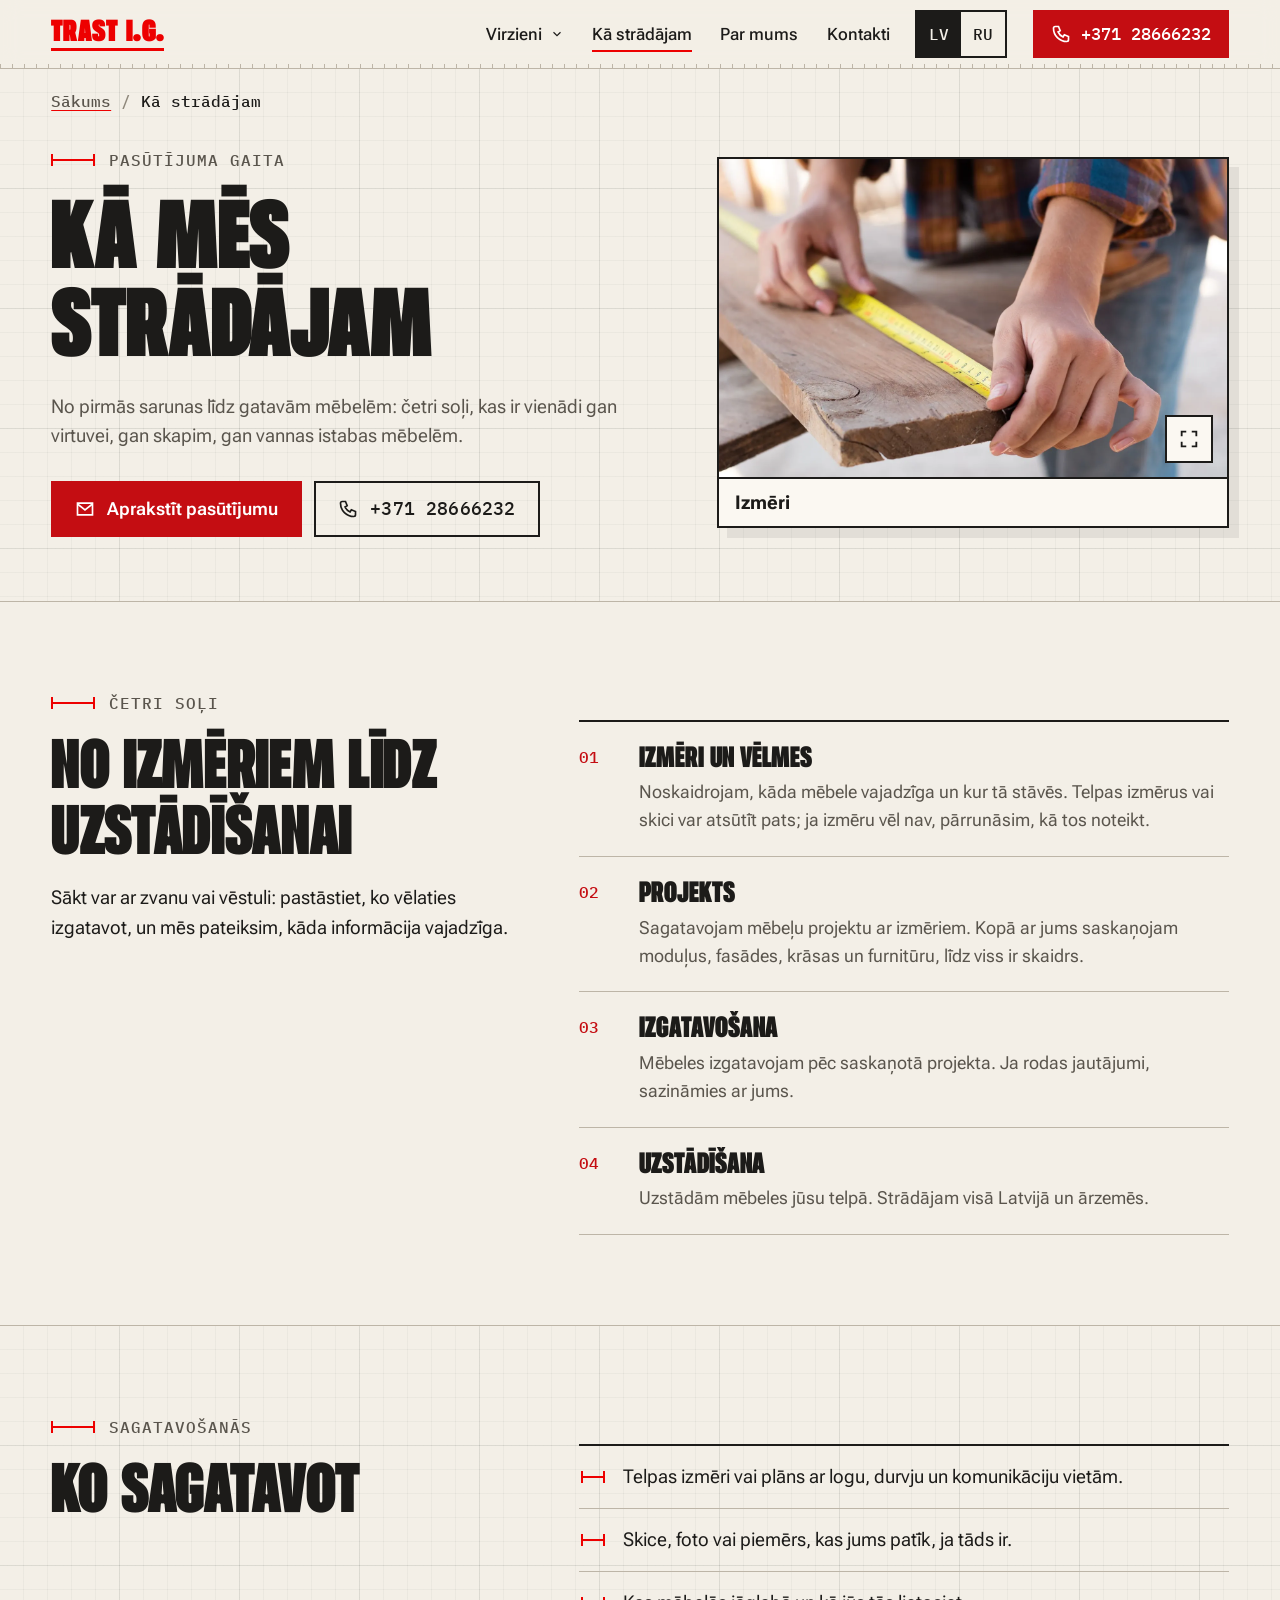
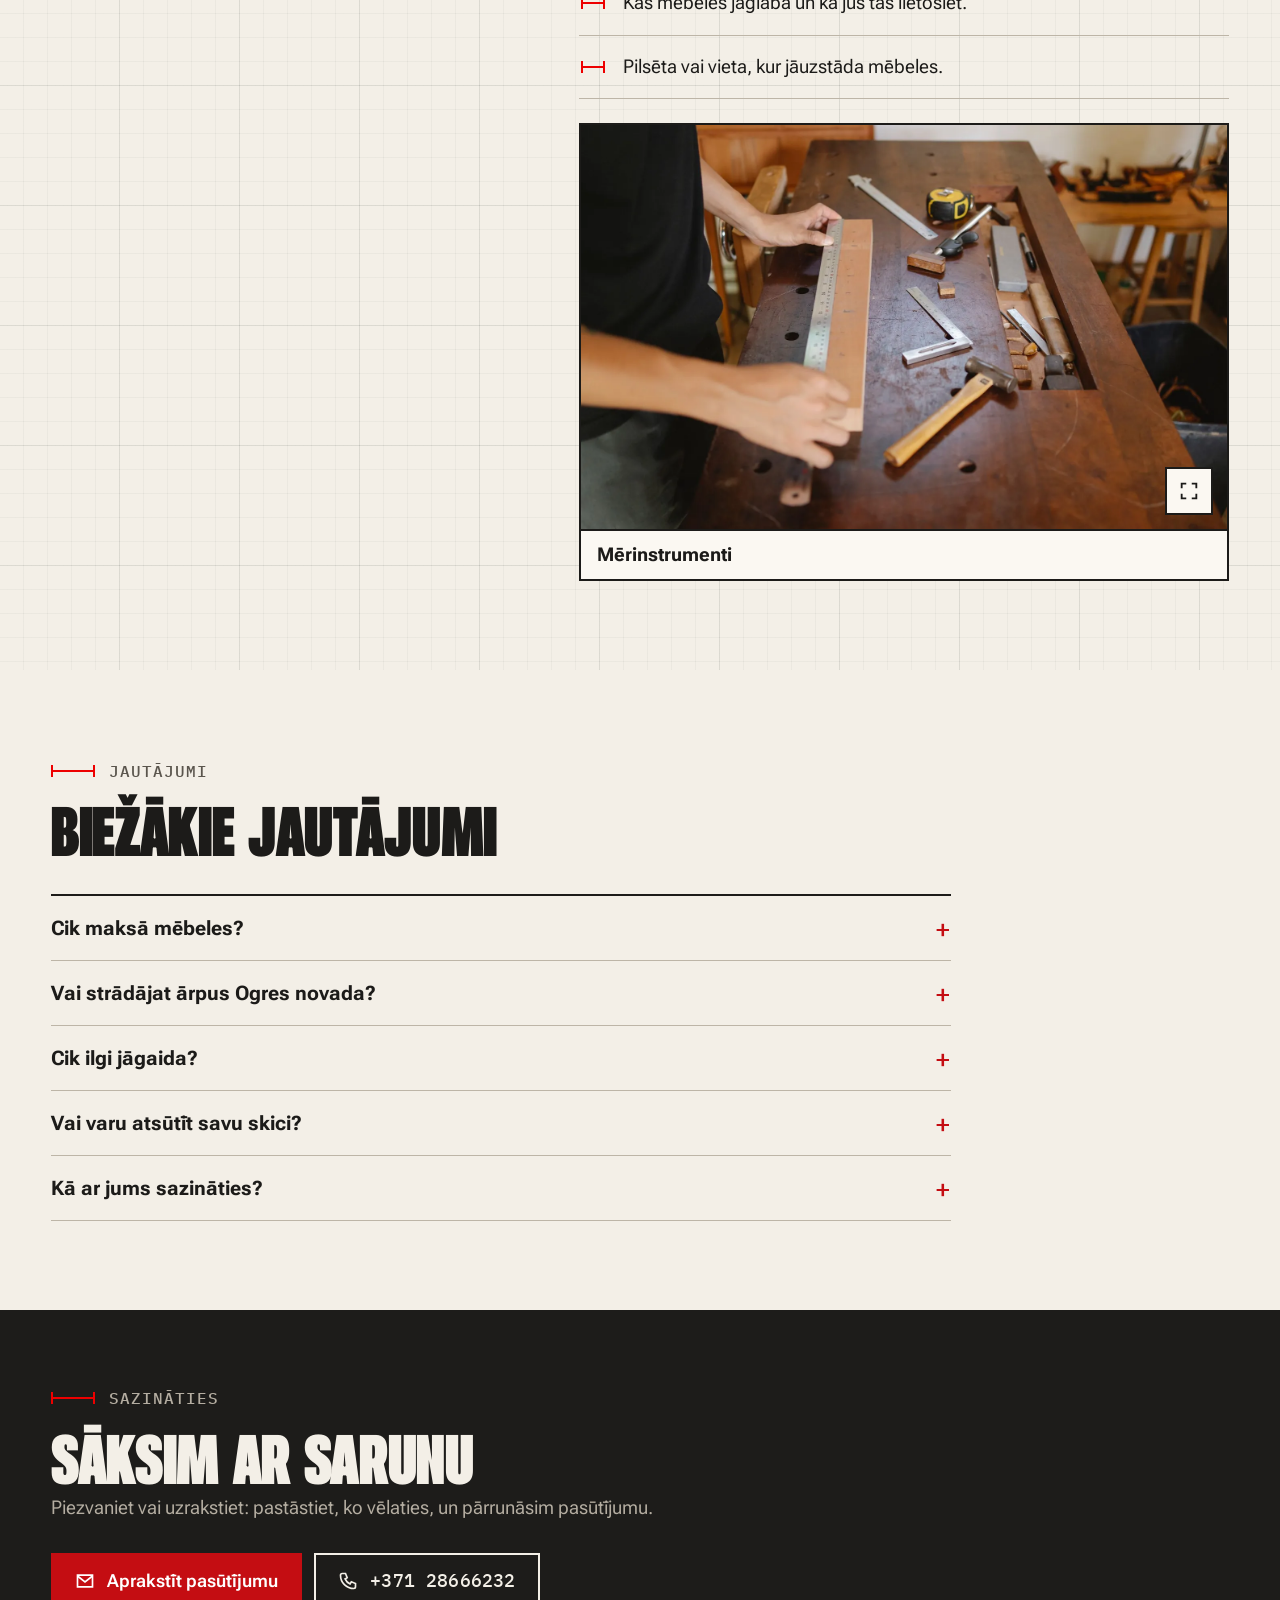
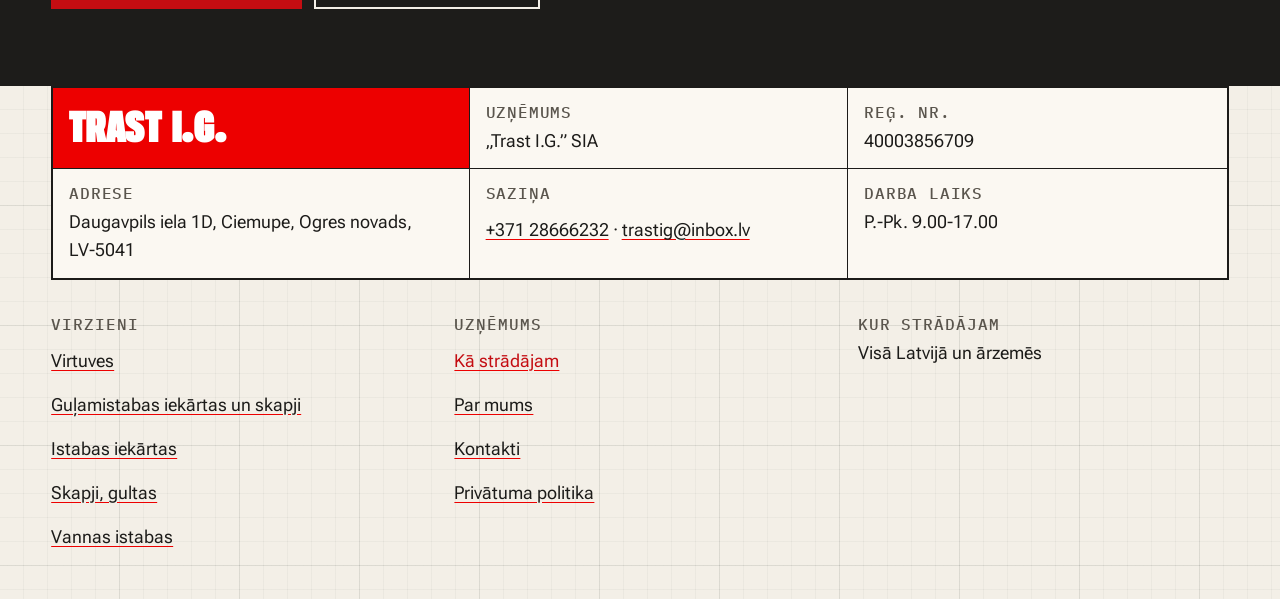
<file: ka-stradajam.html>
<!doctype html>
<html lang="lv">
<head>
<meta charset="utf-8">
<meta name="viewport" content="width=device-width, initial-scale=1">
<meta name="robots" content="noindex, nofollow">
<title>Kā mēs strādājam: no izmēriem līdz uzstādīšanai · Trast I.G.</title>
<meta name="description" content="Kā noris mēbeļu pasūtījums Trast I.G.: izmēri, projekts, izgatavošana, uzstādīšana. Strādājam visā Latvijā un ārzemēs.">
<link rel="canonical" href="https://vasylian.com/trast-ig-lv-concept/ka-stradajam.html">
<meta property="og:type" content="website">
<meta property="og:site_name" content="Trast I.G.">
<meta property="og:title" content="Kā mēs strādājam: no izmēriem līdz uzstādīšanai · Trast I.G.">
<meta property="og:description" content="Kā noris mēbeļu pasūtījums Trast I.G.: izmēri, projekts, izgatavošana, uzstādīšana. Strādājam visā Latvijā un ārzemēs.">
<meta property="og:url" content="https://vasylian.com/trast-ig-lv-concept/ka-stradajam.html">
<meta property="og:image" content="https://vasylian.com/trast-ig-lv-concept/img/merisana.webp">
<meta property="og:locale" content="lv_LV">
<meta property="og:locale:alternate" content="ru_RU">
<meta name="theme-color" content="#F3EFE7">
<meta name="color-scheme" content="light">
<link rel="icon" type="image/svg+xml" href="favicon.svg">
<link rel="stylesheet" href="css/fonts.css">
<link rel="stylesheet" href="css/site.css">
<script type="application/ld+json">{"@context":"https://schema.org","@type":"LocalBusiness","@id":"https://vasylian.com/trast-ig-lv-concept/#uznemums","name":"Trast I.G.","legalName":"Trast I.G. SIA","description":"Mēbeles pēc individuāla pasūtījuma: virtuves, guļamistabas iekārtas un skapji, istabas iekārtas, gultas, vannas istabu mēbeles.","url":"https://vasylian.com/trast-ig-lv-concept/","telephone":"+37128666232","email":"trastig@inbox.lv","foundingDate":"2006","image":"https://vasylian.com/trast-ig-lv-concept/img/virtuve.webp","address":{"@type":"PostalAddress","streetAddress":"Daugavpils iela 1D","addressLocality":"Ciemupe","addressRegion":"Ogres novads","postalCode":"LV-5041","addressCountry":"LV"},"geo":{"@type":"GeoCoordinates","latitude":56.77675,"longitude":24.65329},"openingHours":"Mo-Fr 09:00-17:00","areaServed":[{"@type":"Country","name":"Latvija"}]}</script>
<script type="application/ld+json">{"@context":"https://schema.org","@type":"BreadcrumbList","itemListElement":[{"@type":"ListItem","position":1,"name":"Sākums","item":"https://vasylian.com/trast-ig-lv-concept/"},{"@type":"ListItem","position":2,"name":"Kā strādājam","item":"https://vasylian.com/trast-ig-lv-concept/ka-stradajam.html"}]}</script>
</head>
<body>
<a class="skip" href="#saturs"><span data-i="k50">Pāriet uz saturu</span></a>
<header class="top" id="top">
  <div class="wrap top-in">
    <a class="brand" href="index.html" aria-label="Trast I.G., uz sākumlapu" data-ia-aria-label="k51"><span class="brand-w">TRAST I.G.</span></a>
    <nav class="nav" aria-label="Galvenā izvēlne" data-ia-aria-label="k52">
      <div class="dd">
        <button class="dd-btn" type="button" aria-expanded="false" aria-controls="dd-panel"><span data-i="k53">Virzieni</span><svg viewBox="0 0 24 24" fill="none" stroke="currentColor" stroke-width="2" aria-hidden="true"><path d="m6 9 6 6 6-6"/></svg></button>
        <div class="dd-panel" id="dd-panel"><a href="virtuves.html"><span class="n">01</span><span><span data-i="k45">Virtuves</span></span></a><a href="gulamistabas.html"><span class="n">02</span><span><span data-i="k46">Guļamistabas iekārtas un skapji</span></span></a><a href="istabas.html"><span class="n">03</span><span><span data-i="k47">Istabas iekārtas</span></span></a><a href="skapji-gultas.html"><span class="n">04</span><span><span data-i="k48">Skapji, gultas</span></span></a><a href="vannas-istabas.html"><span class="n">05</span><span><span data-i="k49">Vannas istabas</span></span></a></div>
      </div>
      <a href="ka-stradajam.html" aria-current="page"><span data-i="k2">Kā strādājam</span></a>
      <a href="par-mums.html"><span data-i="k54">Par mums</span></a>
      <a href="kontakti.html"><span data-i="k55">Kontakti</span></a>
    </nav>
    <div class="lang" role="group" aria-label="Vietnes valoda" data-ia-aria-label="k56">
      <button type="button" data-lang="lv" lang="lv" aria-pressed="true">LV</button>
      <button type="button" data-lang="ru" lang="ru" aria-pressed="false">RU</button>
    </div>
    <a class="call" href="tel:+37128666232" aria-label="Zvanīt: +371 28666232" data-ia-aria-label="k57">
      <svg viewBox="0 0 24 24" fill="none" stroke="currentColor" stroke-width="2" aria-hidden="true"><path d="M5 3h4l2 5-2.5 1.5a11 11 0 0 0 6 6L16 13l5 2v4a2 2 0 0 1-2 2A16 16 0 0 1 3 5a2 2 0 0 1 2-2"/></svg>
      <span class="call-t">+371&nbsp;28666232</span>
    </a>
    <button class="menu-btn" type="button" aria-expanded="false" aria-controls="mnav" aria-label="Izvēlne" data-ia-aria-label="k58"><span class="bars" aria-hidden="true"><i></i></span><span class="menu-t"><span data-i="k58">Izvēlne</span></span></button>
  </div>
  <div class="ruler" aria-hidden="true"><i></i></div>
</header>
<nav class="mnav" id="mnav" aria-label="Galvenā izvēlne" data-ia-aria-label="k52">
  <div class="wrap">
    <p class="grp"><span data-i="k53">Virzieni</span></p>
    <a href="virtuves.html"><span class="n">01</span><span><span data-i="k45">Virtuves</span></span></a><a href="gulamistabas.html"><span class="n">02</span><span><span data-i="k46">Guļamistabas iekārtas un skapji</span></span></a><a href="istabas.html"><span class="n">03</span><span><span data-i="k47">Istabas iekārtas</span></span></a><a href="skapji-gultas.html"><span class="n">04</span><span><span data-i="k48">Skapji, gultas</span></span></a><a href="vannas-istabas.html"><span class="n">05</span><span><span data-i="k49">Vannas istabas</span></span></a>
    <p class="grp"><span data-i="k59">Uzņēmums</span></p>
    <a href="ka-stradajam.html" aria-current="page"><span data-i="k2">Kā strādājam</span></a>
    <a href="par-mums.html"><span data-i="k54">Par mums</span></a>
    <a href="kontakti.html"><span data-i="k55">Kontakti</span></a>
    <a href="privatuma-politika.html"><span data-i="k60">Privātuma politika</span></a>
    <a class="btn btn--red" href="tel:+37128666232"><svg viewBox="0 0 24 24" fill="none" stroke="currentColor" stroke-width="2" aria-hidden="true"><path d="M5 3h4l2 5-2.5 1.5a11 11 0 0 0 6 6L16 13l5 2v4a2 2 0 0 1-2 2A16 16 0 0 1 3 5a2 2 0 0 1 2-2"/></svg><span class="num">+371&nbsp;28666232</span></a>
  </div>
</nav>
<main id="saturs" tabindex="-1">
<section class="phero grid-paper" aria-labelledby="h1">
  <div class="wrap">
    <nav class="crumbs" aria-label="Navigācijas ceļš" data-ia-aria-label="k3"><ol><li><a href="index.html"><span data-i="k1">Sākums</span></a></li><li><span aria-current="page"><span data-i="k2">Kā strādājam</span></span></li></ol></nav>
    <div class="phero-grid">
      <div>
        <p class="eyebrow"><span data-i="k31">Pasūtījuma gaita</span></p>
        <h1 class="h1p" id="h1" data-i="k32">Kā mēs <span class="mark">strādājam</span></h1>
        <p class="lead" data-i="k33">No pirmās sarunas līdz gatavām mēbelēm: četri soļi, kas ir vienādi gan virtuvei, gan skapim, gan vannas istabas mēbelēm.</p>
        <div class="cta"><a class="btn btn--red" href="kontakti.html#forma"><svg viewBox="0 0 24 24" fill="none" stroke="currentColor" stroke-width="2" aria-hidden="true"><path d="M3 5h18v14H3z"/><path d="m3 6 9 7 9-7"/></svg><span data-i="k34">Aprakstīt pasūtījumu</span></a><a class="btn btn--line" href="tel:+37128666232"><svg viewBox="0 0 24 24" fill="none" stroke="currentColor" stroke-width="2" aria-hidden="true"><path d="M5 3h4l2 5-2.5 1.5a11 11 0 0 0 6 6L16 13l5 2v4a2 2 0 0 1-2 2A16 16 0 0 1 3 5a2 2 0 0 1 2-2"/></svg><span class="num">+371&nbsp;28666232</span></a></div>
      </div>
      <figure class="sheet ">
  <button class="sheet-img" type="button" data-lightbox data-full="img/merisana.webp" aria-label="Atvērt foto lielākā izmērā" data-ia-aria-label="k27">
    <img src="img/merisana.webp" width="1600" height="1067" alt="Rokas ar mērlenti mēra koka dēli" data-ia-alt="k28" loading="lazy" decoding="async">
    <span class="zoom" aria-hidden="true"><svg viewBox="0 0 24 24" fill="none" stroke="currentColor" stroke-width="2"><path d="M4 9V4h5M20 9V4h-5M4 15v5h5M20 15v5h-5"/></svg></span>
  </button>
  <figcaption class="sheet-cap"><span class="t"><span data-i="k26">Izmēri</span></span></figcaption>
</figure>
    </div>
  </div>
</section>

<section class="sec" aria-labelledby="steps-h">
  <div class="wrap two">
    <div class="side side--sticky rv">
      <p class="eyebrow"><span data-i="k35">Četri soļi</span></p>
      <h2 class="h2" id="steps-h"><span data-i="k36">No izmēriem līdz uzstādīšanai</span></h2>
      <p class="body-t" style="margin-top:20px" data-i="k37">Sākt var ar zvanu vai vēstuli: pastāstiet, ko vēlaties izgatavot, un mēs pateiksim, kāda informācija vajadzīga.</p>
    </div>
    <div class="rv"><ol class="steps"><li><h3><span data-i="k4">Izmēri un vēlmes</span></h3><p><span data-i="k5">Noskaidrojam, kāda mēbele vajadzīga un kur tā stāvēs. Telpas izmērus vai skici var atsūtīt pats; ja izmēru vēl nav, pārrunāsim, kā tos noteikt.</span></p></li><li><h3><span data-i="k6">Projekts</span></h3><p><span data-i="k7">Sagatavojam mēbeļu projektu ar izmēriem. Kopā ar jums saskaņojam moduļus, fasādes, krāsas un furnitūru, līdz viss ir skaidrs.</span></p></li><li><h3><span data-i="k8">Izgatavošana</span></h3><p><span data-i="k9">Mēbeles izgatavojam pēc saskaņotā projekta. Ja rodas jautājumi, sazināmies ar jums.</span></p></li><li><h3><span data-i="k10">Uzstādīšana</span></h3><p><span data-i="k11">Uzstādām mēbeles jūsu telpā. Strādājam visā Latvijā un ārzemēs.</span></p></li></ol></div>
  </div>
</section>

<section class="sec sec--line grid-paper" aria-labelledby="prep-h">
  <div class="wrap two">
    <div class="side side--sticky rv">
      <p class="eyebrow"><span data-i="k38">Sagatavošanās</span></p>
      <h2 class="h2" id="prep-h"><span data-i="k39">Ko sagatavot</span></h2>
    </div>
    <div class="rv stack">
      <ul class="ticks"><li><span data-i="k12">Telpas izmēri vai plāns ar logu, durvju un komunikāciju vietām.</span></li><li><span data-i="k13">Skice, foto vai piemērs, kas jums patīk, ja tāds ir.</span></li><li><span data-i="k14">Kas mēbelēs jāglabā un kā jūs tās lietosiet.</span></li><li><span data-i="k15">Pilsēta vai vieta, kur jāuzstāda mēbeles.</span></li></ul>
      <figure class="sheet ">
  <button class="sheet-img" type="button" data-lightbox data-full="img/lineals.webp" aria-label="Atvērt foto lielākā izmērā" data-ia-aria-label="k27">
    <img src="img/lineals.webp" width="1600" height="1067" alt="Darbgalds ar lineālu, leņķmēru, mērlenti un āmuru, skats no augšas" data-ia-alt="k30" loading="lazy" decoding="async">
    <span class="zoom" aria-hidden="true"><svg viewBox="0 0 24 24" fill="none" stroke="currentColor" stroke-width="2"><path d="M4 9V4h5M20 9V4h-5M4 15v5h5M20 15v5h-5"/></svg></span>
  </button>
  <figcaption class="sheet-cap"><span class="t"><span data-i="k29">Mērinstrumenti</span></span></figcaption>
</figure>
    </div>
  </div>
</section>

<section class="sec" aria-labelledby="faq-h">
  <div class="wrap">
    <p class="eyebrow"><span data-i="k40">Jautājumi</span></p>
    <h2 class="h2" id="faq-h"><span data-i="k41">Biežākie jautājumi</span></h2>
    <div class="faq"><details><summary><span data-i="k16">Cik maksā mēbeles?</span></summary><p><span data-i="k17">Cenu nosaka izmēri, materiāli un darba apjoms, tāpēc to pasakām pēc tam, kad zinām jūsu vajadzības. Piezvaniet vai atsūtiet izmērus, un pateiksim cenu.</span></p></details><details><summary><span data-i="k18">Vai strādājat ārpus Ogres novada?</span></summary><p><span data-i="k19">Jā, strādājam visā Latvijā un ārzemēs.</span></p></details><details><summary><span data-i="k20">Cik ilgi jāgaida?</span></summary><p><span data-i="k21">Termiņš ir atkarīgs no pasūtījuma apjoma. To saskaņojam, kad ir skaidri izmēri un materiāli.</span></p></details><details><summary><span data-i="k22">Vai varu atsūtīt savu skici?</span></summary><p><span data-i="k23">Jā. Skice vai telpas plāns ar izmēriem palīdz ātrāk saprast, kas vajadzīgs.</span></p></details><details><summary><span data-i="k24">Kā ar jums sazināties?</span></summary><p><span data-i="k25">Piezvaniet uz +371 28666232 vai rakstiet uz trastig@inbox.lv. Varat arī aizpildīt formu lapā „Kontakti”.</span></p></details></div>
  </div>
</section>

<section class="ctab" aria-labelledby="cta-h">
  <div class="wrap">
    <p class="eyebrow"><span data-i="k42">Sazināties</span></p>
    <h2 class="h2" id="cta-h"><span data-i="k43">Sāksim ar sarunu</span></h2>
    <p class="lead"><span data-i="k44">Piezvaniet vai uzrakstiet: pastāstiet, ko vēlaties, un pārrunāsim pasūtījumu.</span></p>
    <div class="cta"><a class="btn btn--red" href="kontakti.html#forma"><svg viewBox="0 0 24 24" fill="none" stroke="currentColor" stroke-width="2" aria-hidden="true"><path d="M3 5h18v14H3z"/><path d="m3 6 9 7 9-7"/></svg><span data-i="k34">Aprakstīt pasūtījumu</span></a><a class="btn btn--line" href="tel:+37128666232"><svg viewBox="0 0 24 24" fill="none" stroke="currentColor" stroke-width="2" aria-hidden="true"><path d="M5 3h4l2 5-2.5 1.5a11 11 0 0 0 6 6L16 13l5 2v4a2 2 0 0 1-2 2A16 16 0 0 1 3 5a2 2 0 0 1 2-2"/></svg><span class="num">+371&nbsp;28666232</span></a></div>
  </div>
</section>
</main>
<footer class="foot grid-paper">
  <div class="wrap">
    <div class="stamp">
      <div class="logo"><span>TRAST I.G.</span></div>
      <div><span class="k"><span data-i="k59">Uzņēmums</span></span><span class="v"><span data-i="k61">„Trast I.G.” SIA</span></span></div>
      <div><span class="k"><span data-i="k62">Reģ. Nr.</span></span><span class="v">40003856709</span></div>
      <div><span class="k"><span data-i="k63">Adrese</span></span><span class="v">Daugavpils iela 1D, Ciemupe, Ogres novads, <span class="nw">LV-5041</span></span></div>
      <div><span class="k"><span data-i="k64">Saziņa</span></span><span class="v"><a href="tel:+37128666232">+371&nbsp;28666232</a> · <a href="mailto:trastig@inbox.lv">trastig@inbox.lv</a></span></div>
      <div><span class="k"><span data-i="k65">Darba laiks</span></span><span class="v"><span data-i="k66">P.-Pk. 9.00-17.00</span></span></div>
    </div>
    <div class="fnav">
      <div><h2><span data-i="k53">Virzieni</span></h2><ul><li><a href="virtuves.html"><span data-i="k45">Virtuves</span></a></li><li><a href="gulamistabas.html"><span data-i="k46">Guļamistabas iekārtas un skapji</span></a></li><li><a href="istabas.html"><span data-i="k47">Istabas iekārtas</span></a></li><li><a href="skapji-gultas.html"><span data-i="k48">Skapji, gultas</span></a></li><li><a href="vannas-istabas.html"><span data-i="k49">Vannas istabas</span></a></li></ul></div>
      <div><h2><span data-i="k59">Uzņēmums</span></h2><ul><li><a href="ka-stradajam.html" aria-current="page"><span data-i="k2">Kā strādājam</span></a></li><li><a href="par-mums.html"><span data-i="k54">Par mums</span></a></li><li><a href="kontakti.html"><span data-i="k55">Kontakti</span></a></li><li><a href="privatuma-politika.html"><span data-i="k60">Privātuma politika</span></a></li></ul></div>
      <div><h2><span data-i="k67">Kur strādājam</span></h2><p class="v"><span data-i="k68">Visā Latvijā un ārzemēs</span></p></div>
    </div>
  </div>
</footer>
<dialog class="lb" id="lb" aria-label="Foto lielākā izmērā" data-ia-aria-label="k69">
  <button class="lb-x" type="button" data-close>
    <span data-i="k70">Aizvērt</span>
    <svg viewBox="0 0 24 24" width="18" height="18" fill="none" stroke="currentColor" stroke-width="2" aria-hidden="true"><path d="M5 5l14 14M19 5 5 19"/></svg>
  </button>
  <img id="lb-img" alt="">
</dialog>
<script type="application/json" id="i18n-ru">{"k1":"Главная","k2":"Как мы работаем","k3":"Навигационная цепочка","k4":"Размеры и пожелания","k5":"Выясняем, какая мебель нужна и где она будет стоять. Размеры помещения или эскиз можно прислать самому; если размеров пока нет, обсудим, как их определить.","k6":"Проект","k7":"Готовим проект мебели с размерами. Вместе с вами согласуем модули, фасады, цвета и фурнитуру, пока всё не станет понятно.","k8":"Изготовление","k9":"Мебель изготавливаем по согласованному проекту. Если возникают вопросы, связываемся с вами.","k10":"Установка","k11":"Устанавливаем мебель в вашем помещении. Работаем по всей Латвии и за рубежом.","k12":"Размеры помещения или план с расположением окон, дверей и коммуникаций.","k13":"Эскиз, фото или пример, который вам нравится, если есть.","k14":"Что нужно хранить в мебели и как вы будете ею пользоваться.","k15":"Город или место, где нужно установить мебель.","k16":"Сколько стоит мебель?","k17":"Цена зависит от размеров, материалов и объёма работы, поэтому называем её, когда знаем ваши потребности. Позвоните или пришлите размеры, и мы назовём цену.","k18":"Работаете ли вы за пределами Огрского края?","k19":"Да, работаем по всей Латвии и за рубежом.","k20":"Сколько нужно ждать?","k21":"Срок зависит от объёма заказа. Согласуем его, когда ясны размеры и материалы.","k22":"Можно ли прислать свой эскиз?","k23":"Да. Эскиз или план помещения с размерами помогает быстрее понять, что нужно.","k24":"Как с вами связаться?","k25":"Позвоните по номеру +371 28666232 или напишите на trastig@inbox.lv. Можно также заполнить форму на странице «Контакты».","k26":"Размеры","k27":"Открыть фото крупнее","k28":"Руки с рулеткой измеряют деревянную доску","k29":"Мерительные инструменты","k30":"Верстак с линейкой, угольником, рулеткой и молотком, вид сверху","k31":"Ход заказа","k32":"Как мы <span class=\"mark\">работаем<\/span>","k33":"От первого разговора до готовой мебели: четыре шага, одинаковых и для кухни, и для шкафа, и для мебели в ванную.","k34":"Описать заказ","k35":"Четыре шага","k36":"От размеров до установки","k37":"Начать можно со звонка или письма: расскажите, что хотите изготовить, и мы скажем, какая информация нужна.","k38":"Подготовка","k39":"Что подготовить","k40":"Вопросы","k41":"Частые вопросы","k42":"Связаться","k43":"Начнём с разговора","k44":"Позвоните или напишите: расскажите, что хотите, и мы обсудим заказ.","_t":"Как мы работаем: от размеров до установки · Trast I.G.","_d":"Как проходит заказ мебели в Trast I.G.: размеры, проект, изготовление, установка. Работаем по всей Латвии и за рубежом.","k45":"Кухни","k46":"Спальни и шкафы","k47":"Мебель для комнат","k48":"Шкафы, кровати","k49":"Мебель для ванной","k50":"К содержанию","k51":"Trast I.G., на главную","k52":"Главное меню","k53":"Направления","k54":"О нас","k55":"Контакты","k56":"Язык сайта","k57":"Позвонить: +371 28666232","k58":"Меню","k59":"Компания","k60":"Политика конфиденциальности","k61":"«Trast I.G.» SIA","k62":"Рег. номер","k63":"Адрес","k64":"Связь","k65":"Часы работы","k66":"Пн-Пт 9:00-17:00","k67":"Где работаем","k68":"По всей Латвии и за рубежом","k69":"Фото крупнее","k70":"Закрыть"}</script>
<script src="js/site.js" defer></script>
</body>
</html>
</file>
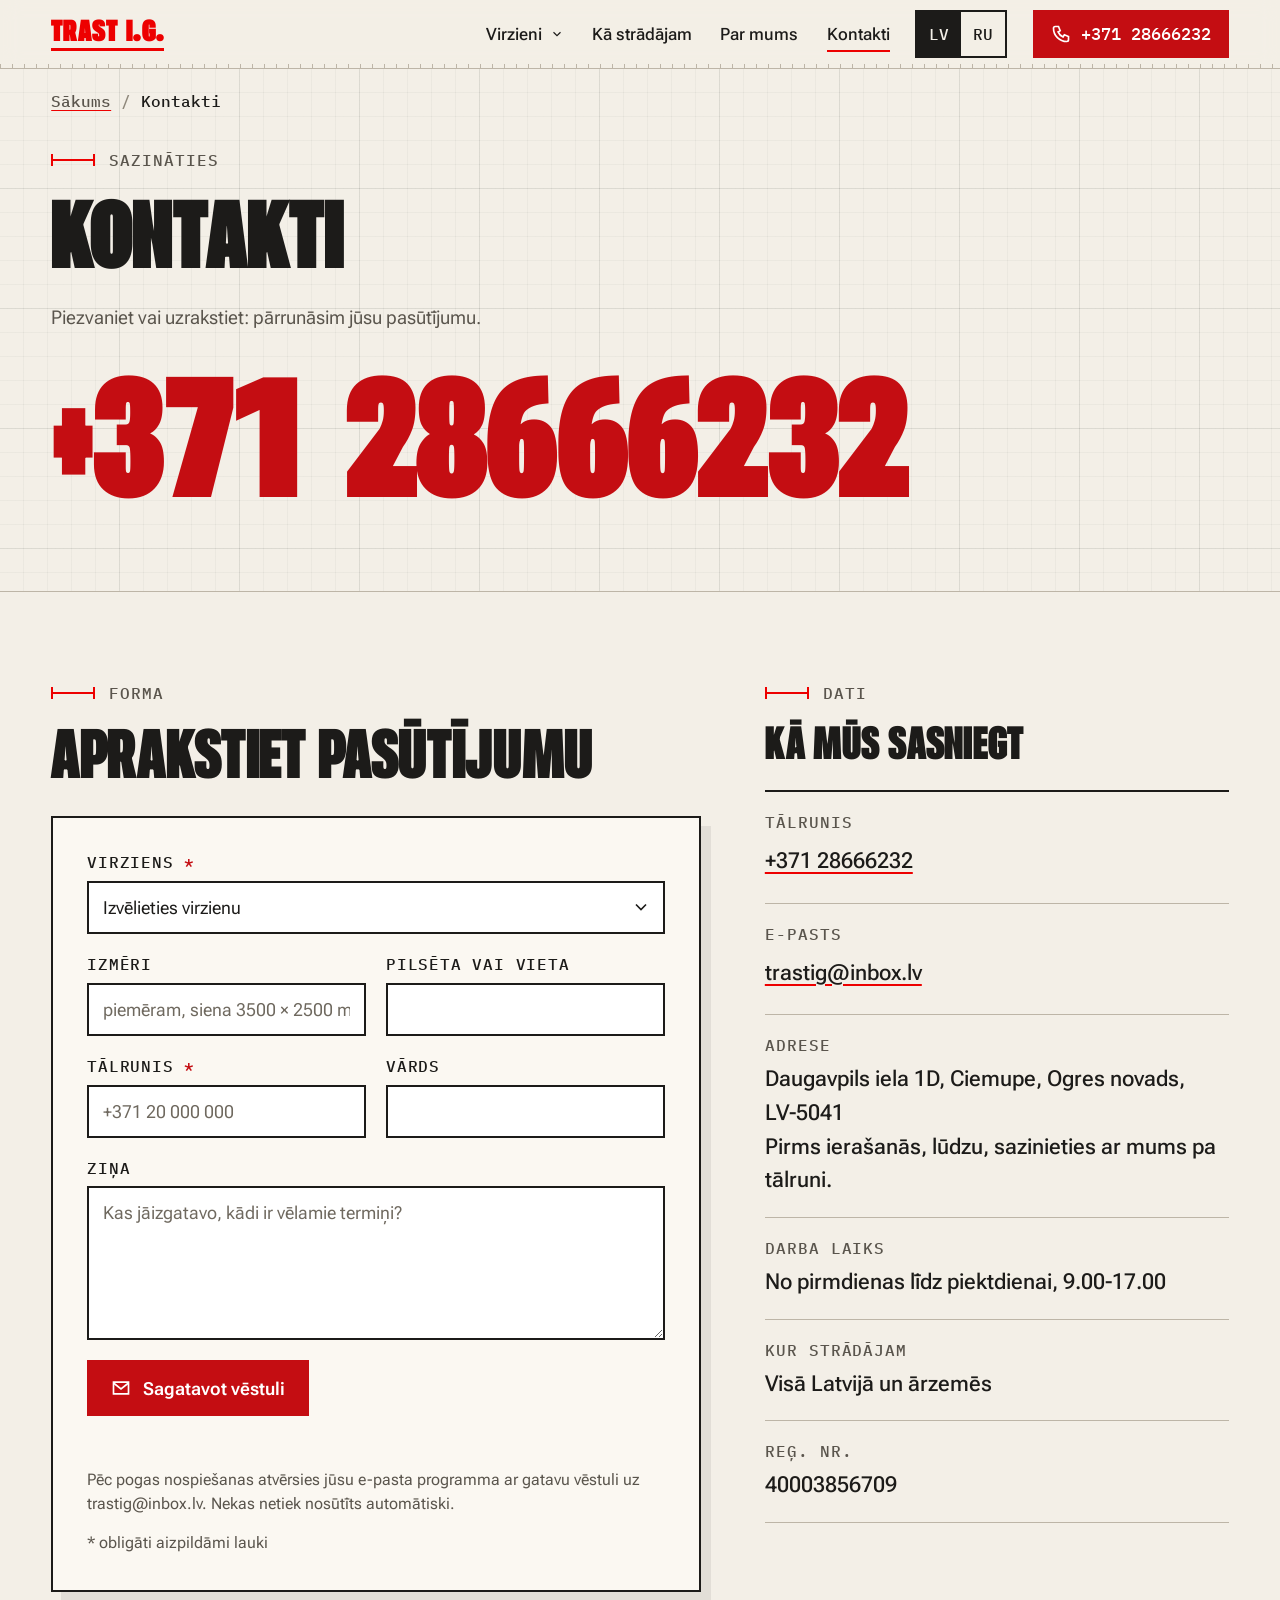
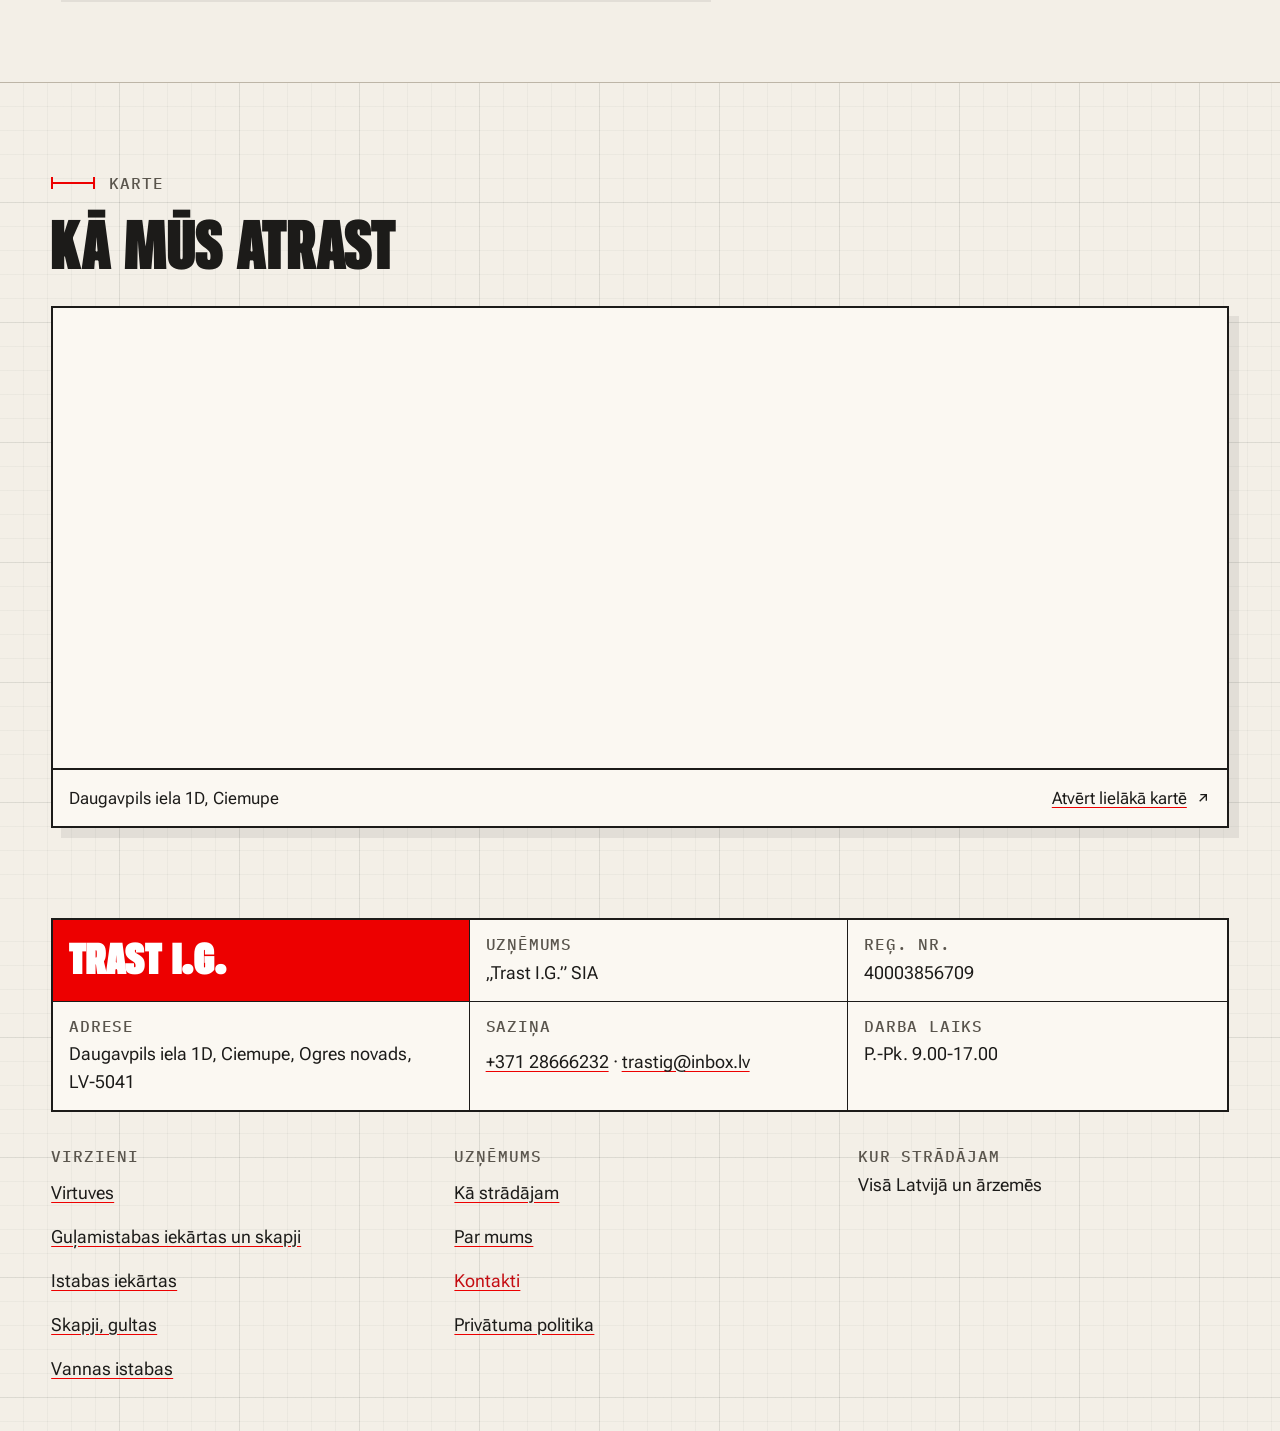
<file: kontakti.html>
<!doctype html>
<html lang="lv">
<head>
<meta charset="utf-8">
<meta name="viewport" content="width=device-width, initial-scale=1">
<meta name="robots" content="noindex, nofollow">
<title>Kontakti: Ciemupe, Ogres novads · Trast I.G.</title>
<meta name="description" content="Trast I.G. kontakti: tālrunis +371 28666232, e-pasts trastig@inbox.lv, Daugavpils iela 1D, Ciemupe, Ogres novads. Pasūtījuma forma un karte.">
<link rel="canonical" href="https://vasylian.com/trast-ig-lv-concept/kontakti.html">
<meta property="og:type" content="website">
<meta property="og:site_name" content="Trast I.G.">
<meta property="og:title" content="Kontakti: Ciemupe, Ogres novads · Trast I.G.">
<meta property="og:description" content="Trast I.G. kontakti: tālrunis +371 28666232, e-pasts trastig@inbox.lv, Daugavpils iela 1D, Ciemupe, Ogres novads. Pasūtījuma forma un karte.">
<meta property="og:url" content="https://vasylian.com/trast-ig-lv-concept/kontakti.html">
<meta property="og:image" content="https://vasylian.com/trast-ig-lv-concept/img/virtuve.webp">
<meta property="og:locale" content="lv_LV">
<meta property="og:locale:alternate" content="ru_RU">
<meta name="theme-color" content="#F3EFE7">
<meta name="color-scheme" content="light">
<link rel="icon" type="image/svg+xml" href="favicon.svg">
<link rel="stylesheet" href="css/fonts.css">
<link rel="stylesheet" href="css/site.css">
<script type="application/ld+json">{"@context":"https://schema.org","@type":"LocalBusiness","@id":"https://vasylian.com/trast-ig-lv-concept/#uznemums","name":"Trast I.G.","legalName":"Trast I.G. SIA","description":"Mēbeles pēc individuāla pasūtījuma: virtuves, guļamistabas iekārtas un skapji, istabas iekārtas, gultas, vannas istabu mēbeles.","url":"https://vasylian.com/trast-ig-lv-concept/","telephone":"+37128666232","email":"trastig@inbox.lv","foundingDate":"2006","image":"https://vasylian.com/trast-ig-lv-concept/img/virtuve.webp","address":{"@type":"PostalAddress","streetAddress":"Daugavpils iela 1D","addressLocality":"Ciemupe","addressRegion":"Ogres novads","postalCode":"LV-5041","addressCountry":"LV"},"geo":{"@type":"GeoCoordinates","latitude":56.77675,"longitude":24.65329},"openingHours":"Mo-Fr 09:00-17:00","areaServed":[{"@type":"Country","name":"Latvija"}]}</script>
<script type="application/ld+json">{"@context":"https://schema.org","@type":"BreadcrumbList","itemListElement":[{"@type":"ListItem","position":1,"name":"Sākums","item":"https://vasylian.com/trast-ig-lv-concept/"},{"@type":"ListItem","position":2,"name":"Kontakti","item":"https://vasylian.com/trast-ig-lv-concept/kontakti.html"}]}</script>
</head>
<body>
<a class="skip" href="#saturs"><span data-i="k44">Pāriet uz saturu</span></a>
<header class="top" id="top">
  <div class="wrap top-in">
    <a class="brand" href="index.html" aria-label="Trast I.G., uz sākumlapu" data-ia-aria-label="k45"><span class="brand-w">TRAST I.G.</span></a>
    <nav class="nav" aria-label="Galvenā izvēlne" data-ia-aria-label="k46">
      <div class="dd">
        <button class="dd-btn" type="button" aria-expanded="false" aria-controls="dd-panel"><span data-i="k47">Virzieni</span><svg viewBox="0 0 24 24" fill="none" stroke="currentColor" stroke-width="2" aria-hidden="true"><path d="m6 9 6 6 6-6"/></svg></button>
        <div class="dd-panel" id="dd-panel"><a href="virtuves.html"><span class="n">01</span><span><span data-i="k5">Virtuves</span></span></a><a href="gulamistabas.html"><span class="n">02</span><span><span data-i="k6">Guļamistabas iekārtas un skapji</span></span></a><a href="istabas.html"><span class="n">03</span><span><span data-i="k7">Istabas iekārtas</span></span></a><a href="skapji-gultas.html"><span class="n">04</span><span><span data-i="k8">Skapji, gultas</span></span></a><a href="vannas-istabas.html"><span class="n">05</span><span><span data-i="k9">Vannas istabas</span></span></a></div>
      </div>
      <a href="ka-stradajam.html"><span data-i="k48">Kā strādājam</span></a>
      <a href="par-mums.html"><span data-i="k49">Par mums</span></a>
      <a href="kontakti.html" aria-current="page"><span data-i="k2">Kontakti</span></a>
    </nav>
    <div class="lang" role="group" aria-label="Vietnes valoda" data-ia-aria-label="k50">
      <button type="button" data-lang="lv" lang="lv" aria-pressed="true">LV</button>
      <button type="button" data-lang="ru" lang="ru" aria-pressed="false">RU</button>
    </div>
    <a class="call" href="tel:+37128666232" aria-label="Zvanīt: +371 28666232" data-ia-aria-label="k51">
      <svg viewBox="0 0 24 24" fill="none" stroke="currentColor" stroke-width="2" aria-hidden="true"><path d="M5 3h4l2 5-2.5 1.5a11 11 0 0 0 6 6L16 13l5 2v4a2 2 0 0 1-2 2A16 16 0 0 1 3 5a2 2 0 0 1 2-2"/></svg>
      <span class="call-t">+371&nbsp;28666232</span>
    </a>
    <button class="menu-btn" type="button" aria-expanded="false" aria-controls="mnav" aria-label="Izvēlne" data-ia-aria-label="k52"><span class="bars" aria-hidden="true"><i></i></span><span class="menu-t"><span data-i="k52">Izvēlne</span></span></button>
  </div>
  <div class="ruler" aria-hidden="true"><i></i></div>
</header>
<nav class="mnav" id="mnav" aria-label="Galvenā izvēlne" data-ia-aria-label="k46">
  <div class="wrap">
    <p class="grp"><span data-i="k47">Virzieni</span></p>
    <a href="virtuves.html"><span class="n">01</span><span><span data-i="k5">Virtuves</span></span></a><a href="gulamistabas.html"><span class="n">02</span><span><span data-i="k6">Guļamistabas iekārtas un skapji</span></span></a><a href="istabas.html"><span class="n">03</span><span><span data-i="k7">Istabas iekārtas</span></span></a><a href="skapji-gultas.html"><span class="n">04</span><span><span data-i="k8">Skapji, gultas</span></span></a><a href="vannas-istabas.html"><span class="n">05</span><span><span data-i="k9">Vannas istabas</span></span></a>
    <p class="grp"><span data-i="k53">Uzņēmums</span></p>
    <a href="ka-stradajam.html"><span data-i="k48">Kā strādājam</span></a>
    <a href="par-mums.html"><span data-i="k49">Par mums</span></a>
    <a href="kontakti.html" aria-current="page"><span data-i="k2">Kontakti</span></a>
    <a href="privatuma-politika.html"><span data-i="k54">Privātuma politika</span></a>
    <a class="btn btn--red" href="tel:+37128666232"><svg viewBox="0 0 24 24" fill="none" stroke="currentColor" stroke-width="2" aria-hidden="true"><path d="M5 3h4l2 5-2.5 1.5a11 11 0 0 0 6 6L16 13l5 2v4a2 2 0 0 1-2 2A16 16 0 0 1 3 5a2 2 0 0 1 2-2"/></svg><span class="num">+371&nbsp;28666232</span></a>
  </div>
</nav>
<main id="saturs" tabindex="-1">
<section class="phero grid-paper" aria-labelledby="h1">
  <div class="wrap">
    <nav class="crumbs" aria-label="Navigācijas ceļš" data-ia-aria-label="k3"><ol><li><a href="index.html"><span data-i="k1">Sākums</span></a></li><li><span aria-current="page"><span data-i="k2">Kontakti</span></span></li></ol></nav>
    <div style="margin-top:clamp(10px,2vw,28px)">
      <p class="eyebrow"><span data-i="k33">Sazināties</span></p>
      <h1 class="h1p" id="h1" data-i="k34"><span class="mark">Kontakti</span></h1>
      <p class="lead" data-i="k35">Piezvaniet vai uzrakstiet: pārrunāsim jūsu pasūtījumu.</p>
      <a class="big-phone" href="tel:+37128666232">+371&nbsp;28666232</a>
    </div>
  </div>
</section>

<section class="sec" id="forma" aria-labelledby="form-h">
  <div class="wrap cgrid">
    <div>
      <p class="eyebrow"><span data-i="k36">Forma</span></p>
      <h2 class="h2" id="form-h" style="margin-bottom:28px"><span data-i="k37">Aprakstiet pasūtījumu</span></h2>
      <form class="form" id="cform" data-mail="trastig@inbox.lv" action="mailto:trastig@inbox.lv" method="post" enctype="text/plain" novalidate>
  <div class="field">
    <label for="f-dir"><span data-i="k11">Virziens</span> <span class="req" aria-hidden="true">*</span></label>
    <select id="f-dir" name="virziens" required aria-describedby="e-dir" autocomplete="off"><option value="" data-i="k4">Izvēlieties virzienu</option><option value="virtuves" data-i="k5">Virtuves</option><option value="gulamistabas" data-i="k6">Guļamistabas iekārtas un skapji</option><option value="istabas" data-i="k7">Istabas iekārtas</option><option value="skapji-gultas" data-i="k8">Skapji, gultas</option><option value="vannas-istabas" data-i="k9">Vannas istabas</option><option value="cits" data-i="k10">Cits vai vēl nezinu</option></select>
    <p class="err" id="e-dir"><span data-i="k12">Izvēlieties virzienu.</span></p>
  </div>
  <div class="row2">
    <div class="field">
      <label for="f-size"><span data-i="k13">Izmēri</span></label>
      <input id="f-size" name="izmeri" type="text" autocomplete="off" placeholder="piemēram, siena 3500 × 2500 mm" data-ia-placeholder="k14">
    </div>
    <div class="field">
      <label for="f-city"><span data-i="k15">Pilsēta vai vieta</span></label>
      <input id="f-city" name="pilseta" type="text" autocomplete="address-level2">
    </div>
  </div>
  <div class="row2">
    <div class="field">
      <label for="f-phone"><span data-i="k16">Tālrunis</span> <span class="req" aria-hidden="true">*</span></label>
      <input id="f-phone" name="talrunis" type="tel" inputmode="tel" required autocomplete="tel" aria-describedby="e-phone" placeholder="+371 20 000 000" data-ia-placeholder="k17">
      <p class="err" id="e-phone"><span data-i="k18">Ievadiet tālruņa numuru, lai varam atzvanīt.</span></p>
    </div>
    <div class="field">
      <label for="f-name"><span data-i="k19">Vārds</span></label>
      <input id="f-name" name="vards" type="text" autocomplete="name">
    </div>
  </div>
  <div class="field">
    <label for="f-msg"><span data-i="k20">Ziņa</span></label>
    <textarea id="f-msg" name="zina" rows="5" placeholder="Kas jāizgatavo, kādi ir vēlamie termiņi?" data-ia-placeholder="k21"></textarea>
  </div>
  <div class="form-actions">
    <button class="btn btn--red" type="submit"><svg viewBox="0 0 24 24" fill="none" stroke="currentColor" stroke-width="2" aria-hidden="true"><path d="M3 5h18v14H3z"/><path d="m3 6 9 7 9-7"/></svg><span data-i="k22">Sagatavot vēstuli</span></button>
    <p class="form-status" role="alert" aria-live="polite"></p>
    <p class="form-note"><span data-i="k23">Pēc pogas nospiešanas atvērsies jūsu e-pasta programma ar gatavu vēstuli uz trastig@inbox.lv. Nekas netiek nosūtīts automātiski.</span></p>
    <p class="form-note"><span data-i="k24">* obligāti aizpildāmi lauki</span></p>
  </div>
</form>
    </div>
    <div class="side">
      <p class="eyebrow"><span data-i="k38">Dati</span></p>
      <h2 class="h2" style="margin-bottom:24px;font-size:clamp(32px,3.6vw,52px)"><span data-i="k39">Kā mūs sasniegt</span></h2>
      <dl class="cinfo cinfo--solo cinfo--tight">
  <div><dt><span data-i="k16">Tālrunis</span></dt><dd><a href="tel:+37128666232">+371&nbsp;28666232</a></dd></div>
  <div><dt><span data-i="k25">E-pasts</span></dt><dd><a href="mailto:trastig@inbox.lv">trastig@inbox.lv</a></dd></div>
  <div><dt><span data-i="k26">Adrese</span></dt><dd>Daugavpils iela 1D, Ciemupe, Ogres novads, <span class="nw">LV-5041</span><br><span data-i="k27">Pirms ierašanās, lūdzu, sazinieties ar mums pa tālruni.</span></dd></div>
  <div><dt><span data-i="k28">Darba laiks</span></dt><dd><span data-i="k29">No pirmdienas līdz piektdienai, 9.00-17.00</span></dd></div>
  <div><dt><span data-i="k30">Kur strādājam</span></dt><dd><span data-i="k31">Visā Latvijā un ārzemēs</span></dd></div>
  <div><dt><span data-i="k32">Reģ. Nr.</span></dt><dd>40003856709</dd></div>
</dl>
    </div>
  </div>
</section>

<section class="sec sec--line grid-paper" id="karte" aria-labelledby="map-h">
  <div class="wrap">
    <p class="eyebrow"><span data-i="k40">Karte</span></p>
    <h2 class="h2" id="map-h" style="margin-bottom:28px"><span data-i="k41">Kā mūs atrast</span></h2>
    <div class="map">
      <iframe src="https://www.openstreetmap.org/export/embed.html?bbox=24.64529%2C56.77225%2C24.661289999999997%2C56.78125&layer=mapnik&marker=56.77675%2C24.65329" title="Karte: Daugavpils iela 1D, Ciemupe, Ogres novads" data-ia-title="k42" loading="lazy" referrerpolicy="no-referrer"></iframe>
      <div class="map-cap"><span>Daugavpils iela 1D, Ciemupe</span><a href="https://www.openstreetmap.org/?mlat=56.77675&mlon=24.65329#map=17/56.77675/24.65329" target="_blank" rel="noopener"><span data-i="k43">Atvērt lielākā kartē</span><svg viewBox="0 0 24 24" fill="none" stroke="currentColor" stroke-width="2" aria-hidden="true"><path d="M7 17 17 7M8 7h9v9"/></svg></a></div>
    </div>
  </div>
</section>
</main>
<footer class="foot grid-paper">
  <div class="wrap">
    <div class="stamp">
      <div class="logo"><span>TRAST I.G.</span></div>
      <div><span class="k"><span data-i="k53">Uzņēmums</span></span><span class="v"><span data-i="k55">„Trast I.G.” SIA</span></span></div>
      <div><span class="k"><span data-i="k32">Reģ. Nr.</span></span><span class="v">40003856709</span></div>
      <div><span class="k"><span data-i="k26">Adrese</span></span><span class="v">Daugavpils iela 1D, Ciemupe, Ogres novads, <span class="nw">LV-5041</span></span></div>
      <div><span class="k"><span data-i="k56">Saziņa</span></span><span class="v"><a href="tel:+37128666232">+371&nbsp;28666232</a> · <a href="mailto:trastig@inbox.lv">trastig@inbox.lv</a></span></div>
      <div><span class="k"><span data-i="k28">Darba laiks</span></span><span class="v"><span data-i="k57">P.-Pk. 9.00-17.00</span></span></div>
    </div>
    <div class="fnav">
      <div><h2><span data-i="k47">Virzieni</span></h2><ul><li><a href="virtuves.html"><span data-i="k5">Virtuves</span></a></li><li><a href="gulamistabas.html"><span data-i="k6">Guļamistabas iekārtas un skapji</span></a></li><li><a href="istabas.html"><span data-i="k7">Istabas iekārtas</span></a></li><li><a href="skapji-gultas.html"><span data-i="k8">Skapji, gultas</span></a></li><li><a href="vannas-istabas.html"><span data-i="k9">Vannas istabas</span></a></li></ul></div>
      <div><h2><span data-i="k53">Uzņēmums</span></h2><ul><li><a href="ka-stradajam.html"><span data-i="k48">Kā strādājam</span></a></li><li><a href="par-mums.html"><span data-i="k49">Par mums</span></a></li><li><a href="kontakti.html" aria-current="page"><span data-i="k2">Kontakti</span></a></li><li><a href="privatuma-politika.html"><span data-i="k54">Privātuma politika</span></a></li></ul></div>
      <div><h2><span data-i="k30">Kur strādājam</span></h2><p class="v"><span data-i="k31">Visā Latvijā un ārzemēs</span></p></div>
    </div>
  </div>
</footer>

<script type="application/json" id="i18n-ru">{"k1":"Главная","k2":"Контакты","k3":"Навигационная цепочка","k4":"Выберите направление","k5":"Кухни","k6":"Спальни и шкафы","k7":"Мебель для комнат","k8":"Шкафы, кровати","k9":"Мебель для ванной","k10":"Другое или пока не знаю","k11":"Направление","k12":"Выберите направление.","k13":"Размеры","k14":"например, стена 3500 × 2500 мм","k15":"Город или место","k16":"Телефон","k17":"+371 20 000 000","k18":"Введите номер телефона, чтобы мы могли перезвонить.","k19":"Имя","k20":"Сообщение","k21":"Что нужно изготовить, какие желательные сроки?","k22":"Подготовить письмо","k23":"После нажатия кнопки откроется ваша почтовая программа с готовым письмом на trastig@inbox.lv. Автоматически ничего не отправляется.","k24":"* обязательные поля","k25":"E-mail","k26":"Адрес","k27":"Перед приездом свяжитесь с нами по телефону.","k28":"Часы работы","k29":"С понедельника по пятницу, 9:00-17:00","k30":"Где работаем","k31":"По всей Латвии и за рубежом","k32":"Рег. номер","k33":"Связаться","k34":"<span class=\"mark\">Контакты<\/span>","k35":"Позвоните или напишите: обсудим ваш заказ.","k36":"Форма","k37":"Опишите заказ","k38":"Данные","k39":"Как с нами связаться","k40":"Карта","k41":"Как нас найти","k42":"Карта: Daugavpils iela 1D, Ciemupe, Ogres novads","k43":"Открыть большую карту","_t":"Контакты: Цемупе, Огрский край · Trast I.G.","_d":"Контакты Trast I.G.: телефон +371 28666232, e-mail trastig@inbox.lv, Daugavpils iela 1D, Ciemupe, Ogres novads. Форма заказа и карта.","k44":"К содержанию","k45":"Trast I.G., на главную","k46":"Главное меню","k47":"Направления","k48":"Как мы работаем","k49":"О нас","k50":"Язык сайта","k51":"Позвонить: +371 28666232","k52":"Меню","k53":"Компания","k54":"Политика конфиденциальности","k55":"«Trast I.G.» SIA","k56":"Связь","k57":"Пн-Пт 9:00-17:00"}</script>
<script src="js/site.js" defer></script>
</body>
</html>
</file>
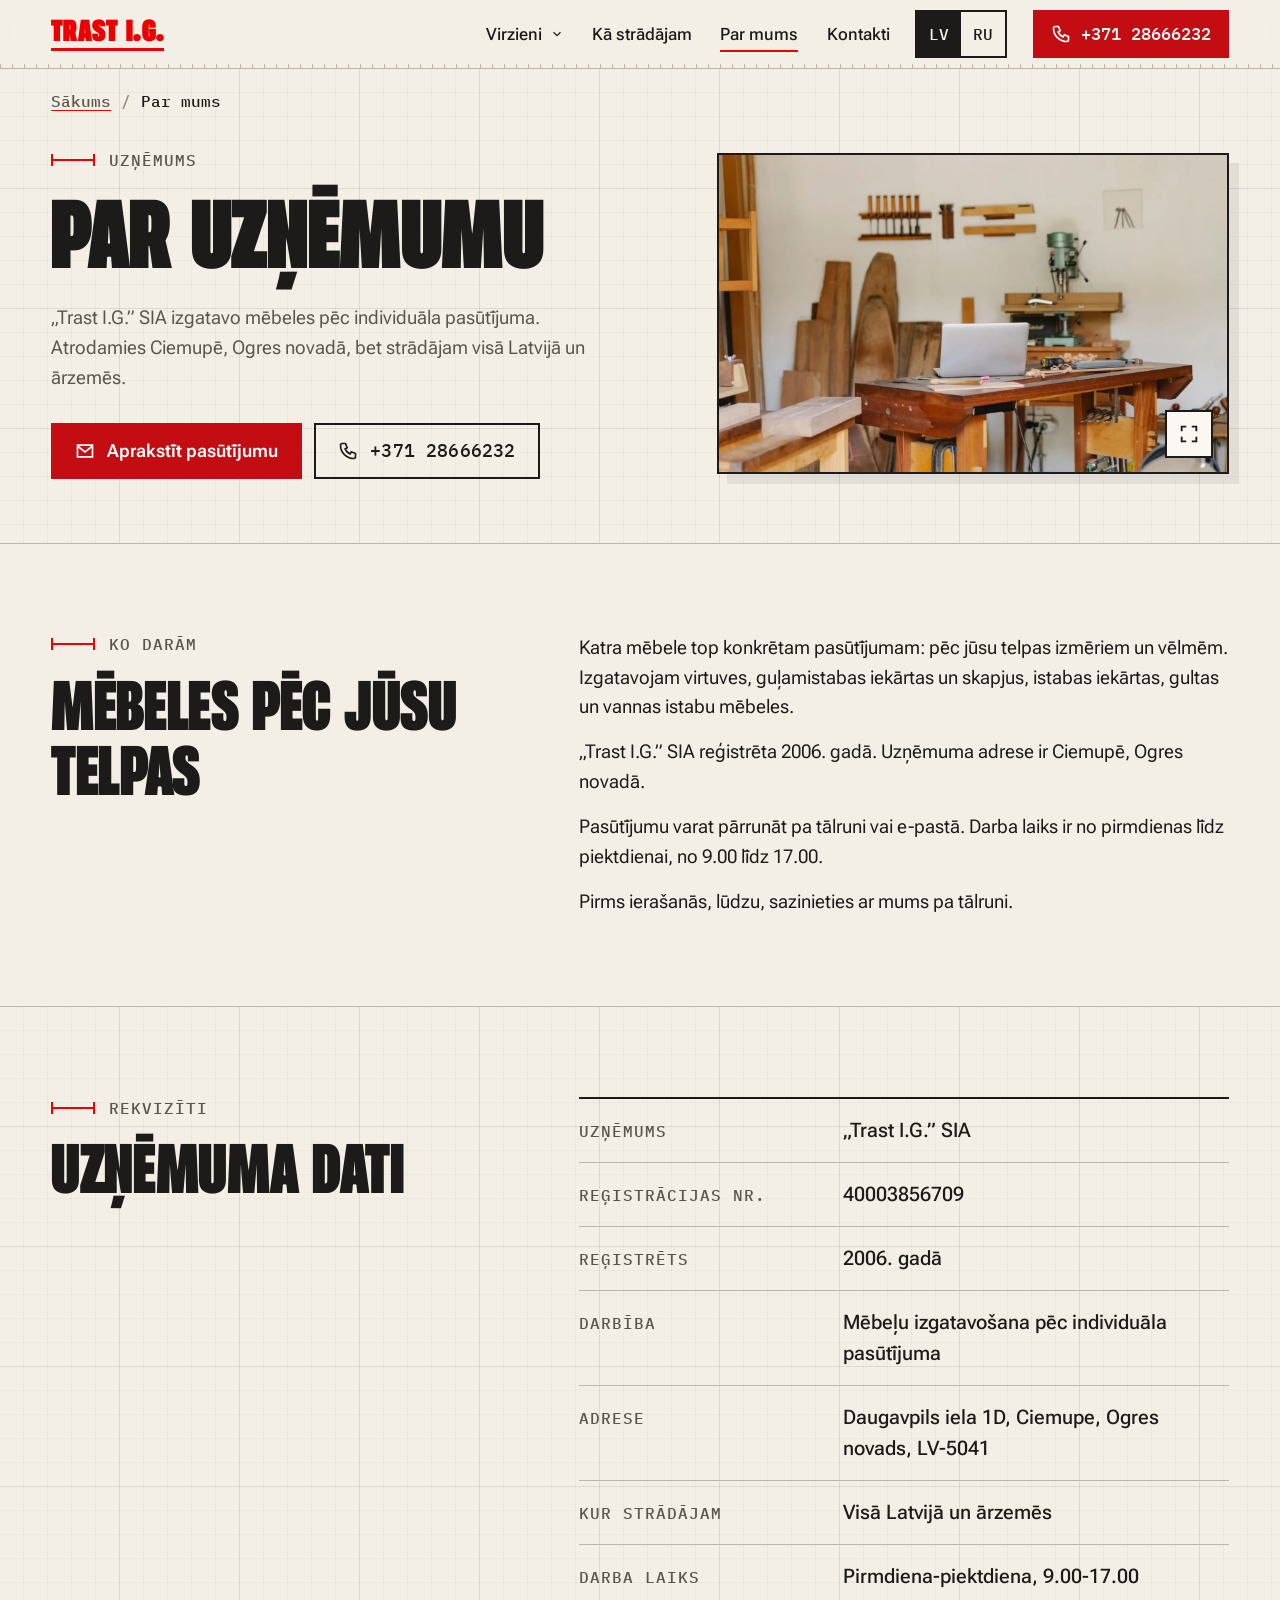
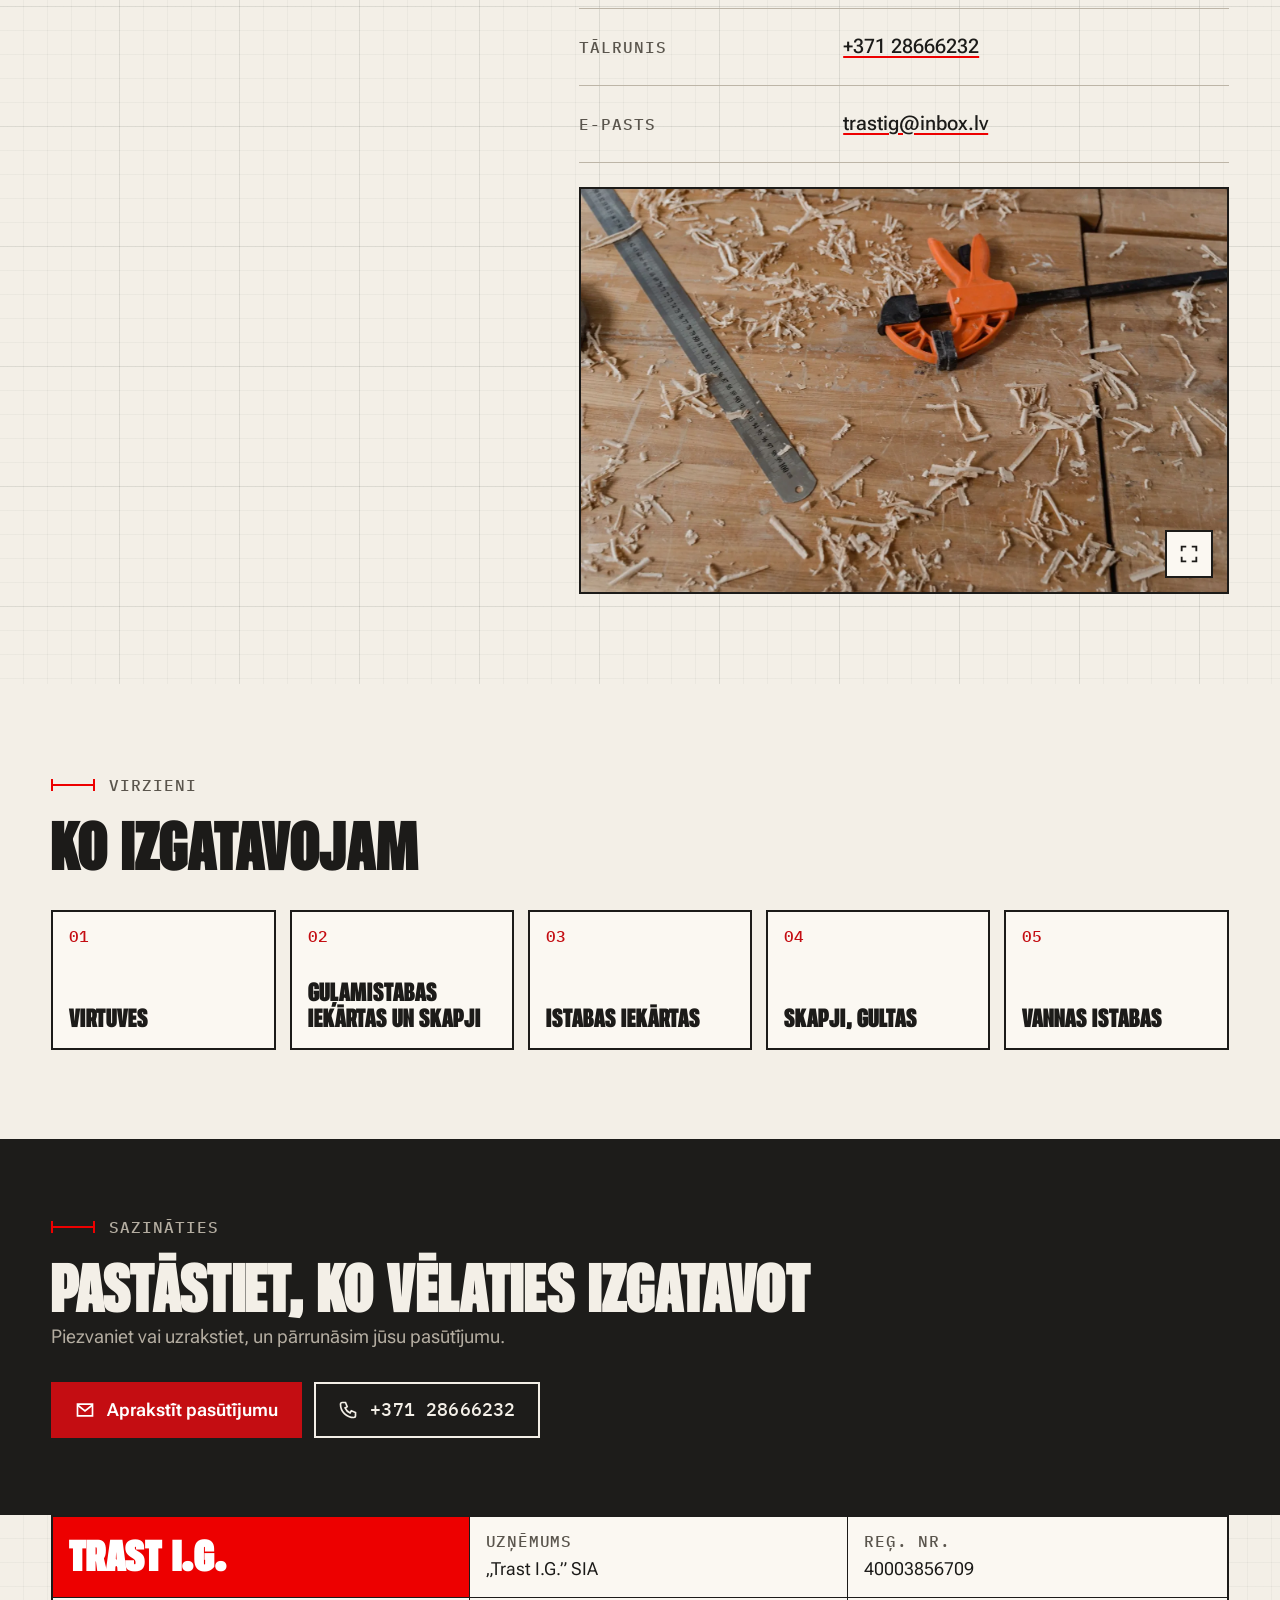
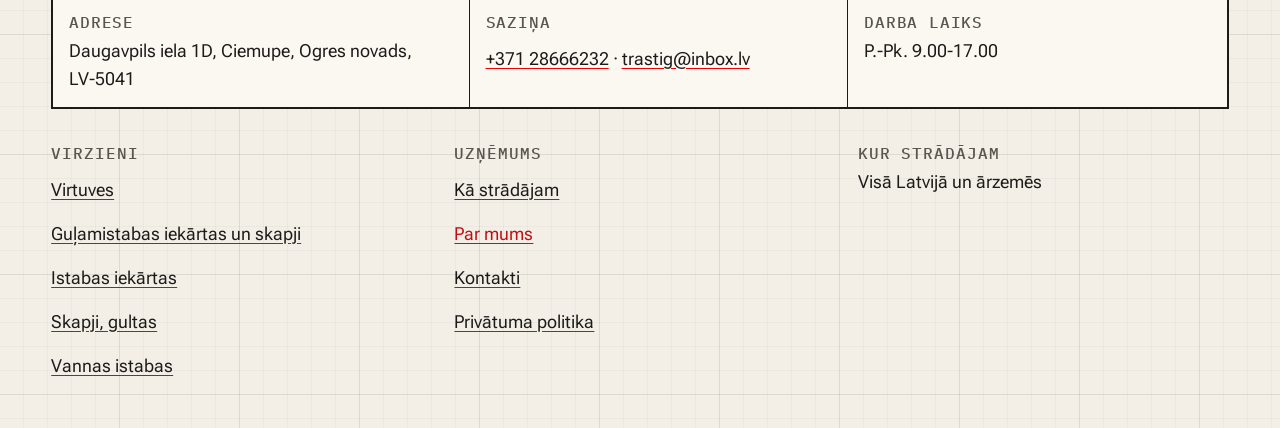
<file: par-mums.html>
<!doctype html>
<html lang="lv">
<head>
<meta charset="utf-8">
<meta name="viewport" content="width=device-width, initial-scale=1">
<meta name="robots" content="noindex, nofollow">
<title>Par mums · Trast I.G., mēbeles pēc pasūtījuma</title>
<meta name="description" content="„Trast I.G.” SIA izgatavo mēbeles pēc individuāla pasūtījuma. Ciemupe, Ogres novads, reģ. Nr. 40003856709. Strādājam visā Latvijā un ārzemēs.">
<link rel="canonical" href="https://vasylian.com/trast-ig-lv-concept/par-mums.html">
<meta property="og:type" content="website">
<meta property="og:site_name" content="Trast I.G.">
<meta property="og:title" content="Par mums · Trast I.G., mēbeles pēc pasūtījuma">
<meta property="og:description" content="„Trast I.G.” SIA izgatavo mēbeles pēc individuāla pasūtījuma. Ciemupe, Ogres novads, reģ. Nr. 40003856709. Strādājam visā Latvijā un ārzemēs.">
<meta property="og:url" content="https://vasylian.com/trast-ig-lv-concept/par-mums.html">
<meta property="og:image" content="https://vasylian.com/trast-ig-lv-concept/img/darbnica.webp">
<meta property="og:locale" content="lv_LV">
<meta property="og:locale:alternate" content="ru_RU">
<meta name="theme-color" content="#F3EFE7">
<meta name="color-scheme" content="light">
<link rel="icon" type="image/svg+xml" href="favicon.svg">
<link rel="stylesheet" href="css/fonts.css">
<link rel="stylesheet" href="css/site.css">
<script type="application/ld+json">{"@context":"https://schema.org","@type":"LocalBusiness","@id":"https://vasylian.com/trast-ig-lv-concept/#uznemums","name":"Trast I.G.","legalName":"Trast I.G. SIA","description":"Mēbeles pēc individuāla pasūtījuma: virtuves, guļamistabas iekārtas un skapji, istabas iekārtas, gultas, vannas istabu mēbeles.","url":"https://vasylian.com/trast-ig-lv-concept/","telephone":"+37128666232","email":"trastig@inbox.lv","foundingDate":"2006","image":"https://vasylian.com/trast-ig-lv-concept/img/virtuve.webp","address":{"@type":"PostalAddress","streetAddress":"Daugavpils iela 1D","addressLocality":"Ciemupe","addressRegion":"Ogres novads","postalCode":"LV-5041","addressCountry":"LV"},"geo":{"@type":"GeoCoordinates","latitude":56.77675,"longitude":24.65329},"openingHours":"Mo-Fr 09:00-17:00","areaServed":[{"@type":"Country","name":"Latvija"}]}</script>
<script type="application/ld+json">{"@context":"https://schema.org","@type":"BreadcrumbList","itemListElement":[{"@type":"ListItem","position":1,"name":"Sākums","item":"https://vasylian.com/trast-ig-lv-concept/"},{"@type":"ListItem","position":2,"name":"Par mums","item":"https://vasylian.com/trast-ig-lv-concept/par-mums.html"}]}</script>
</head>
<body>
<a class="skip" href="#saturs"><span data-i="k42">Pāriet uz saturu</span></a>
<header class="top" id="top">
  <div class="wrap top-in">
    <a class="brand" href="index.html" aria-label="Trast I.G., uz sākumlapu" data-ia-aria-label="k43"><span class="brand-w">TRAST I.G.</span></a>
    <nav class="nav" aria-label="Galvenā izvēlne" data-ia-aria-label="k44">
      <div class="dd">
        <button class="dd-btn" type="button" aria-expanded="false" aria-controls="dd-panel"><span data-i="k32">Virzieni</span><svg viewBox="0 0 24 24" fill="none" stroke="currentColor" stroke-width="2" aria-hidden="true"><path d="m6 9 6 6 6-6"/></svg></button>
        <div class="dd-panel" id="dd-panel"><a href="virtuves.html"><span class="n">01</span><span><span data-i="k34">Virtuves</span></span></a><a href="gulamistabas.html"><span class="n">02</span><span><span data-i="k35">Guļamistabas iekārtas un skapji</span></span></a><a href="istabas.html"><span class="n">03</span><span><span data-i="k36">Istabas iekārtas</span></span></a><a href="skapji-gultas.html"><span class="n">04</span><span><span data-i="k37">Skapji, gultas</span></span></a><a href="vannas-istabas.html"><span class="n">05</span><span><span data-i="k38">Vannas istabas</span></span></a></div>
      </div>
      <a href="ka-stradajam.html"><span data-i="k45">Kā strādājam</span></a>
      <a href="par-mums.html" aria-current="page"><span data-i="k2">Par mums</span></a>
      <a href="kontakti.html"><span data-i="k46">Kontakti</span></a>
    </nav>
    <div class="lang" role="group" aria-label="Vietnes valoda" data-ia-aria-label="k47">
      <button type="button" data-lang="lv" lang="lv" aria-pressed="true">LV</button>
      <button type="button" data-lang="ru" lang="ru" aria-pressed="false">RU</button>
    </div>
    <a class="call" href="tel:+37128666232" aria-label="Zvanīt: +371 28666232" data-ia-aria-label="k48">
      <svg viewBox="0 0 24 24" fill="none" stroke="currentColor" stroke-width="2" aria-hidden="true"><path d="M5 3h4l2 5-2.5 1.5a11 11 0 0 0 6 6L16 13l5 2v4a2 2 0 0 1-2 2A16 16 0 0 1 3 5a2 2 0 0 1 2-2"/></svg>
      <span class="call-t">+371&nbsp;28666232</span>
    </a>
    <button class="menu-btn" type="button" aria-expanded="false" aria-controls="mnav" aria-label="Izvēlne" data-ia-aria-label="k49"><span class="bars" aria-hidden="true"><i></i></span><span class="menu-t"><span data-i="k49">Izvēlne</span></span></button>
  </div>
  <div class="ruler" aria-hidden="true"><i></i></div>
</header>
<nav class="mnav" id="mnav" aria-label="Galvenā izvēlne" data-ia-aria-label="k44">
  <div class="wrap">
    <p class="grp"><span data-i="k32">Virzieni</span></p>
    <a href="virtuves.html"><span class="n">01</span><span><span data-i="k34">Virtuves</span></span></a><a href="gulamistabas.html"><span class="n">02</span><span><span data-i="k35">Guļamistabas iekārtas un skapji</span></span></a><a href="istabas.html"><span class="n">03</span><span><span data-i="k36">Istabas iekārtas</span></span></a><a href="skapji-gultas.html"><span class="n">04</span><span><span data-i="k37">Skapji, gultas</span></span></a><a href="vannas-istabas.html"><span class="n">05</span><span><span data-i="k38">Vannas istabas</span></span></a>
    <p class="grp"><span data-i="k5">Uzņēmums</span></p>
    <a href="ka-stradajam.html"><span data-i="k45">Kā strādājam</span></a>
    <a href="par-mums.html" aria-current="page"><span data-i="k2">Par mums</span></a>
    <a href="kontakti.html"><span data-i="k46">Kontakti</span></a>
    <a href="privatuma-politika.html"><span data-i="k50">Privātuma politika</span></a>
    <a class="btn btn--red" href="tel:+37128666232"><svg viewBox="0 0 24 24" fill="none" stroke="currentColor" stroke-width="2" aria-hidden="true"><path d="M5 3h4l2 5-2.5 1.5a11 11 0 0 0 6 6L16 13l5 2v4a2 2 0 0 1-2 2A16 16 0 0 1 3 5a2 2 0 0 1 2-2"/></svg><span class="num">+371&nbsp;28666232</span></a>
  </div>
</nav>
<main id="saturs" tabindex="-1">
<section class="phero grid-paper" aria-labelledby="h1">
  <div class="wrap">
    <nav class="crumbs" aria-label="Navigācijas ceļš" data-ia-aria-label="k3"><ol><li><a href="index.html"><span data-i="k1">Sākums</span></a></li><li><span aria-current="page"><span data-i="k2">Par mums</span></span></li></ol></nav>
    <div class="phero-grid">
      <div>
        <p class="eyebrow"><span data-i="k5">Uzņēmums</span></p>
        <h1 class="h1p" id="h1" data-i="k21">Par <span class="mark">uzņēmumu</span></h1>
        <p class="lead" data-i="k22">„Trast I.G.” SIA izgatavo mēbeles pēc individuāla pasūtījuma. Atrodamies Ciemupē, Ogres novadā, bet strādājam visā Latvijā un ārzemēs.</p>
        <div class="cta"><a class="btn btn--red" href="kontakti.html#forma"><svg viewBox="0 0 24 24" fill="none" stroke="currentColor" stroke-width="2" aria-hidden="true"><path d="M3 5h18v14H3z"/><path d="m3 6 9 7 9-7"/></svg><span data-i="k23">Aprakstīt pasūtījumu</span></a><a class="btn btn--line" href="tel:+37128666232"><svg viewBox="0 0 24 24" fill="none" stroke="currentColor" stroke-width="2" aria-hidden="true"><path d="M5 3h4l2 5-2.5 1.5a11 11 0 0 0 6 6L16 13l5 2v4a2 2 0 0 1-2 2A16 16 0 0 1 3 5a2 2 0 0 1 2-2"/></svg><span class="num">+371&nbsp;28666232</span></a></div>
      </div>
      <figure class="sheet ">
  <button class="sheet-img" type="button" data-lightbox data-full="img/darbnica.webp" aria-label="Atvērt foto lielākā izmērā" data-ia-aria-label="k18">
    <img src="img/darbnica.webp" width="1600" height="940" alt="Darbnīca ar koka detaļām, urbjmašīnu un darbgaldu" data-ia-alt="k19" loading="lazy" decoding="async">
    <span class="zoom" aria-hidden="true"><svg viewBox="0 0 24 24" fill="none" stroke="currentColor" stroke-width="2"><path d="M4 9V4h5M20 9V4h-5M4 15v5h5M20 15v5h-5"/></svg></span>
  </button>
  
</figure>
    </div>
  </div>
</section>

<section class="sec" aria-labelledby="do-h">
  <div class="wrap two">
    <div class="side side--sticky rv">
      <p class="eyebrow"><span data-i="k24">Ko darām</span></p>
      <h2 class="h2" id="do-h"><span data-i="k25">Mēbeles pēc jūsu telpas</span></h2>
    </div>
    <div class="rv">
      <p class="body-t" data-i="k26">Katra mēbele top konkrētam pasūtījumam: pēc jūsu telpas izmēriem un vēlmēm. Izgatavojam virtuves, guļamistabas iekārtas un skapjus, istabas iekārtas, gultas un vannas istabu mēbeles.</p>
      <p class="body-t" data-i="k27">„Trast I.G.” SIA reģistrēta 2006. gadā. Uzņēmuma adrese ir Ciemupē, Ogres novadā.</p>
      <p class="body-t" data-i="k28">Pasūtījumu varat pārrunāt pa tālruni vai e-pastā. Darba laiks ir no pirmdienas līdz piektdienai, no 9.00 līdz 17.00.</p>
      <p class="body-t" data-i="k29">Pirms ierašanās, lūdzu, sazinieties ar mums pa tālruni.</p>
    </div>
  </div>
</section>

<section class="sec sec--line grid-paper" aria-labelledby="reg-h">
  <div class="wrap two">
    <div class="side side--sticky rv">
      <p class="eyebrow"><span data-i="k30">Rekvizīti</span></p>
      <h2 class="h2" id="reg-h"><span data-i="k31">Uzņēmuma dati</span></h2>
    </div>
    <div class="rv stack">
      <dl class="regtable" style="margin-top:0"><div><dt><span data-i="k5">Uzņēmums</span></dt><dd><span data-i="k4">„Trast I.G.” SIA</span></dd></div><div><dt><span data-i="k6">Reģistrācijas Nr.</span></dt><dd>40003856709</dd></div><div><dt><span data-i="k8">Reģistrēts</span></dt><dd><span data-i="k7">2006. gadā</span></dd></div><div><dt><span data-i="k10">Darbība</span></dt><dd><span data-i="k9">Mēbeļu izgatavošana pēc individuāla pasūtījuma</span></dd></div><div><dt><span data-i="k11">Adrese</span></dt><dd>Daugavpils iela 1D, Ciemupe, Ogres novads, LV-5041</dd></div><div><dt><span data-i="k13">Kur strādājam</span></dt><dd><span data-i="k12">Visā Latvijā un ārzemēs</span></dd></div><div><dt><span data-i="k15">Darba laiks</span></dt><dd><span data-i="k14">Pirmdiena-piektdiena, 9.00-17.00</span></dd></div><div><dt><span data-i="k16">Tālrunis</span></dt><dd><a href="tel:+37128666232">+371&nbsp;28666232</a></dd></div><div><dt><span data-i="k17">E-pasts</span></dt><dd><a href="mailto:trastig@inbox.lv">trastig@inbox.lv</a></dd></div></dl>
      <figure class="sheet ">
  <button class="sheet-img" type="button" data-lightbox data-full="img/instrumenti.webp" aria-label="Atvērt foto lielākā izmērā" data-ia-aria-label="k18">
    <img src="img/instrumenti.webp" width="1600" height="1067" alt="Darbgalds ar kokzāģēšanas atkritumiem, lineālu un spaili, skats no augšas" data-ia-alt="k20" loading="lazy" decoding="async">
    <span class="zoom" aria-hidden="true"><svg viewBox="0 0 24 24" fill="none" stroke="currentColor" stroke-width="2"><path d="M4 9V4h5M20 9V4h-5M4 15v5h5M20 15v5h-5"/></svg></span>
  </button>
  
</figure>
    </div>
  </div>
</section>

<section class="sec" aria-labelledby="oth-h">
  <div class="wrap">
    <p class="eyebrow"><span data-i="k32">Virzieni</span></p>
    <h2 class="h2" id="oth-h"><span data-i="k33">Ko izgatavojam</span></h2>
    <ul class="cards cards--5"><li><a class="card" href="virtuves.html"><span class="n">01</span><span class="t"><span data-i="k34">Virtuves</span></span></a></li><li><a class="card" href="gulamistabas.html"><span class="n">02</span><span class="t"><span data-i="k35">Guļamistabas iekārtas un skapji</span></span></a></li><li><a class="card" href="istabas.html"><span class="n">03</span><span class="t"><span data-i="k36">Istabas iekārtas</span></span></a></li><li><a class="card" href="skapji-gultas.html"><span class="n">04</span><span class="t"><span data-i="k37">Skapji, gultas</span></span></a></li><li><a class="card" href="vannas-istabas.html"><span class="n">05</span><span class="t"><span data-i="k38">Vannas istabas</span></span></a></li></ul>
  </div>
</section>

<section class="ctab" aria-labelledby="cta-h">
  <div class="wrap">
    <p class="eyebrow"><span data-i="k39">Sazināties</span></p>
    <h2 class="h2" id="cta-h"><span data-i="k40">Pastāstiet, ko vēlaties izgatavot</span></h2>
    <p class="lead"><span data-i="k41">Piezvaniet vai uzrakstiet, un pārrunāsim jūsu pasūtījumu.</span></p>
    <div class="cta"><a class="btn btn--red" href="kontakti.html#forma"><svg viewBox="0 0 24 24" fill="none" stroke="currentColor" stroke-width="2" aria-hidden="true"><path d="M3 5h18v14H3z"/><path d="m3 6 9 7 9-7"/></svg><span data-i="k23">Aprakstīt pasūtījumu</span></a><a class="btn btn--line" href="tel:+37128666232"><svg viewBox="0 0 24 24" fill="none" stroke="currentColor" stroke-width="2" aria-hidden="true"><path d="M5 3h4l2 5-2.5 1.5a11 11 0 0 0 6 6L16 13l5 2v4a2 2 0 0 1-2 2A16 16 0 0 1 3 5a2 2 0 0 1 2-2"/></svg><span class="num">+371&nbsp;28666232</span></a></div>
  </div>
</section>
</main>
<footer class="foot grid-paper">
  <div class="wrap">
    <div class="stamp">
      <div class="logo"><span>TRAST I.G.</span></div>
      <div><span class="k"><span data-i="k5">Uzņēmums</span></span><span class="v"><span data-i="k4">„Trast I.G.” SIA</span></span></div>
      <div><span class="k"><span data-i="k51">Reģ. Nr.</span></span><span class="v">40003856709</span></div>
      <div><span class="k"><span data-i="k11">Adrese</span></span><span class="v">Daugavpils iela 1D, Ciemupe, Ogres novads, <span class="nw">LV-5041</span></span></div>
      <div><span class="k"><span data-i="k52">Saziņa</span></span><span class="v"><a href="tel:+37128666232">+371&nbsp;28666232</a> · <a href="mailto:trastig@inbox.lv">trastig@inbox.lv</a></span></div>
      <div><span class="k"><span data-i="k15">Darba laiks</span></span><span class="v"><span data-i="k53">P.-Pk. 9.00-17.00</span></span></div>
    </div>
    <div class="fnav">
      <div><h2><span data-i="k32">Virzieni</span></h2><ul><li><a href="virtuves.html"><span data-i="k34">Virtuves</span></a></li><li><a href="gulamistabas.html"><span data-i="k35">Guļamistabas iekārtas un skapji</span></a></li><li><a href="istabas.html"><span data-i="k36">Istabas iekārtas</span></a></li><li><a href="skapji-gultas.html"><span data-i="k37">Skapji, gultas</span></a></li><li><a href="vannas-istabas.html"><span data-i="k38">Vannas istabas</span></a></li></ul></div>
      <div><h2><span data-i="k5">Uzņēmums</span></h2><ul><li><a href="ka-stradajam.html"><span data-i="k45">Kā strādājam</span></a></li><li><a href="par-mums.html" aria-current="page"><span data-i="k2">Par mums</span></a></li><li><a href="kontakti.html"><span data-i="k46">Kontakti</span></a></li><li><a href="privatuma-politika.html"><span data-i="k50">Privātuma politika</span></a></li></ul></div>
      <div><h2><span data-i="k13">Kur strādājam</span></h2><p class="v"><span data-i="k12">Visā Latvijā un ārzemēs</span></p></div>
    </div>
  </div>
</footer>
<dialog class="lb" id="lb" aria-label="Foto lielākā izmērā" data-ia-aria-label="k54">
  <button class="lb-x" type="button" data-close>
    <span data-i="k55">Aizvērt</span>
    <svg viewBox="0 0 24 24" width="18" height="18" fill="none" stroke="currentColor" stroke-width="2" aria-hidden="true"><path d="M5 5l14 14M19 5 5 19"/></svg>
  </button>
  <img id="lb-img" alt="">
</dialog>
<script type="application/json" id="i18n-ru">{"k1":"Главная","k2":"О нас","k3":"Навигационная цепочка","k4":"«Trast I.G.» SIA","k5":"Компания","k6":"Регистрационный номер","k7":"в 2006 году","k8":"Зарегистрирована","k9":"Изготовление мебели по индивидуальному заказу","k10":"Деятельность","k11":"Адрес","k12":"По всей Латвии и за рубежом","k13":"Где работаем","k14":"Понедельник-пятница, 9:00-17:00","k15":"Часы работы","k16":"Телефон","k17":"E-mail","k18":"Открыть фото крупнее","k19":"Мастерская с деревянными деталями, сверлильным станком и верстаком","k20":"Верстак со стружкой, линейкой и струбциной, вид сверху","k21":"О <span class=\"mark\">компании<\/span>","k22":"«Trast I.G.» SIA изготавливает мебель по индивидуальному заказу. Мы находимся в Цемупе, Огрский край, а работаем по всей Латвии и за рубежом.","k23":"Описать заказ","k24":"Чем занимаемся","k25":"Мебель под ваше помещение","k26":"Каждая мебель делается под конкретный заказ: по размерам вашего помещения и вашим пожеланиям. Изготавливаем кухни, мебель для спальни и шкафы, мебель для комнат, кровати и мебель для ванной.","k27":"«Trast I.G.» SIA зарегистрирована в 2006 году. Адрес компании: Цемупе, Огрский край.","k28":"Заказ можно обсудить по телефону или по почте. Часы работы: с понедельника по пятницу, с 9:00 до 17:00.","k29":"Перед приездом свяжитесь с нами по телефону.","k30":"Реквизиты","k31":"Данные компании","k32":"Направления","k33":"Что мы изготавливаем","k34":"Кухни","k35":"Спальни и шкафы","k36":"Мебель для комнат","k37":"Шкафы, кровати","k38":"Мебель для ванной","k39":"Связаться","k40":"Расскажите, что хотите изготовить","k41":"Позвоните или напишите, и мы обсудим ваш заказ.","_t":"О нас · Trast I.G., мебель на заказ","_d":"«Trast I.G.» SIA изготавливает мебель по индивидуальному заказу. Цемупе, Огрский край, рег. номер 40003856709. Работаем по всей Латвии и за рубежом.","k42":"К содержанию","k43":"Trast I.G., на главную","k44":"Главное меню","k45":"Как мы работаем","k46":"Контакты","k47":"Язык сайта","k48":"Позвонить: +371 28666232","k49":"Меню","k50":"Политика конфиденциальности","k51":"Рег. номер","k52":"Связь","k53":"Пн-Пт 9:00-17:00","k54":"Фото крупнее","k55":"Закрыть"}</script>
<script src="js/site.js" defer></script>
</body>
</html>
</file>
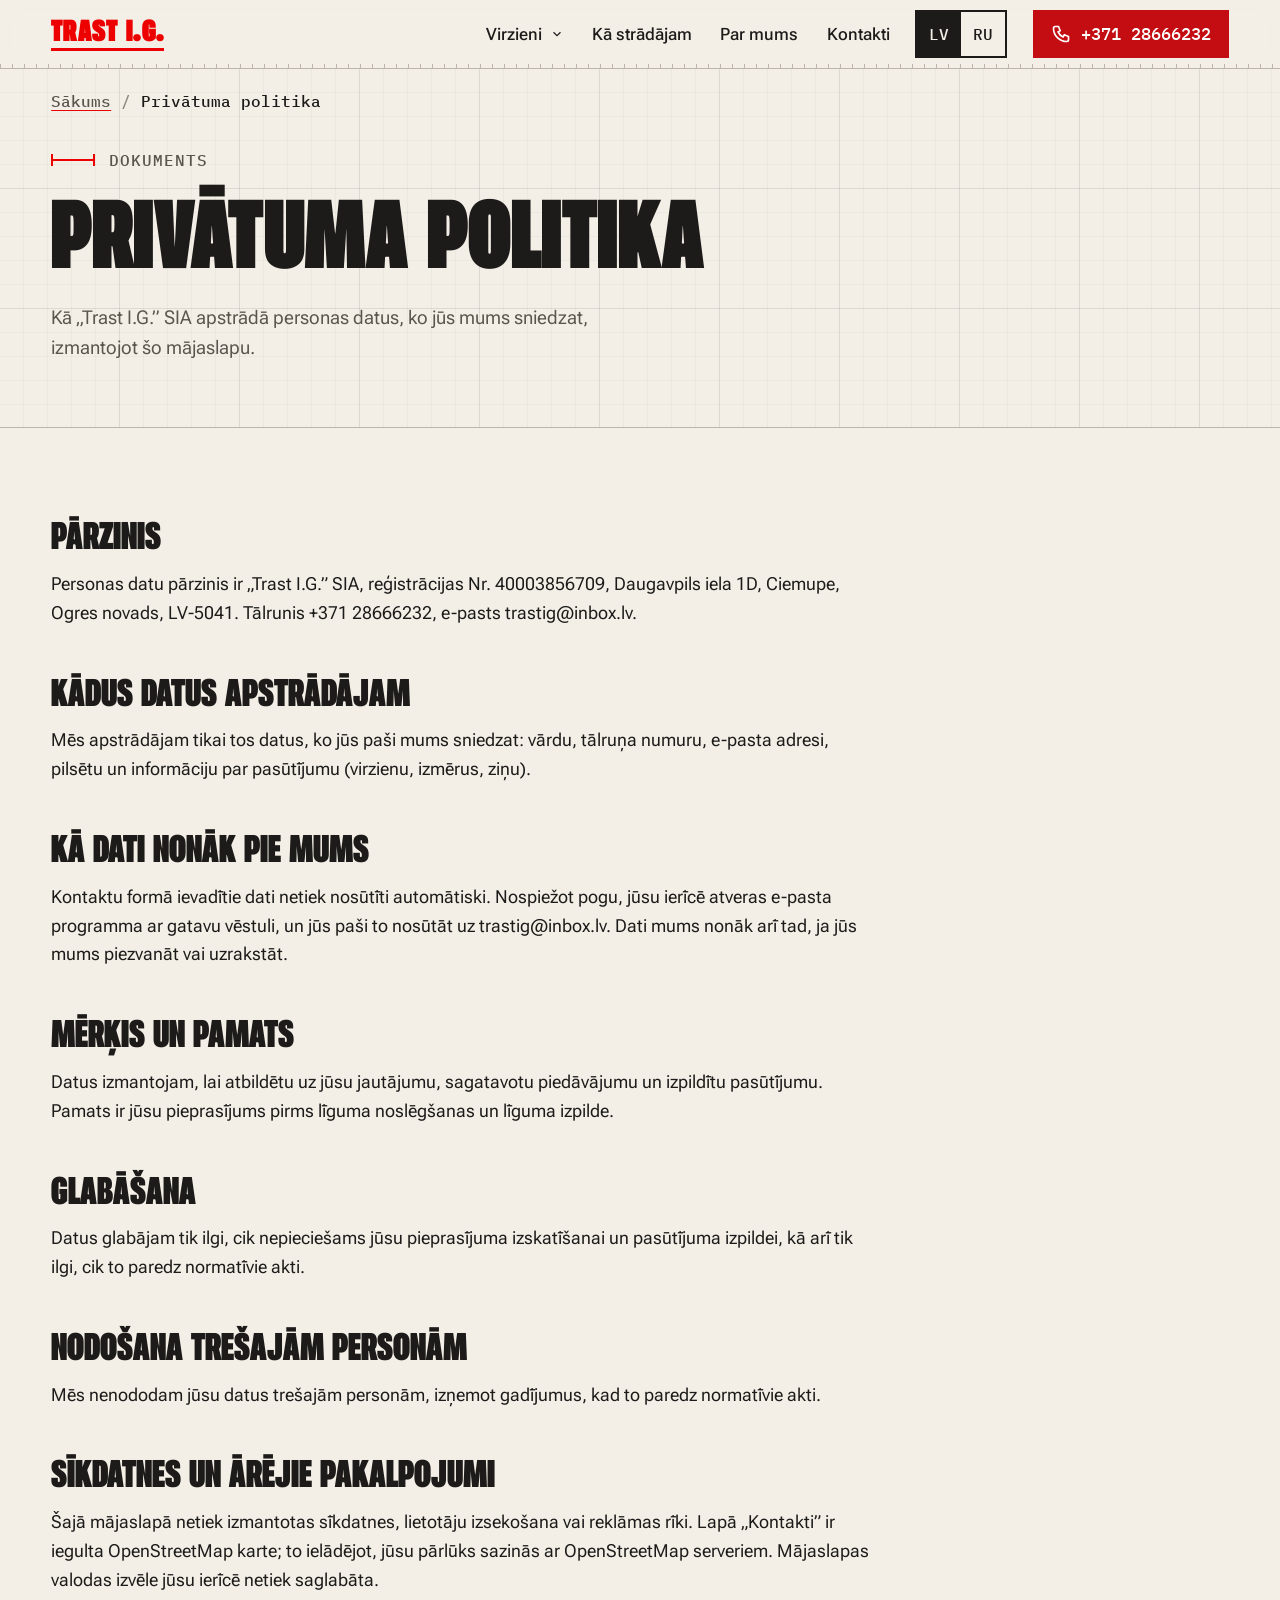
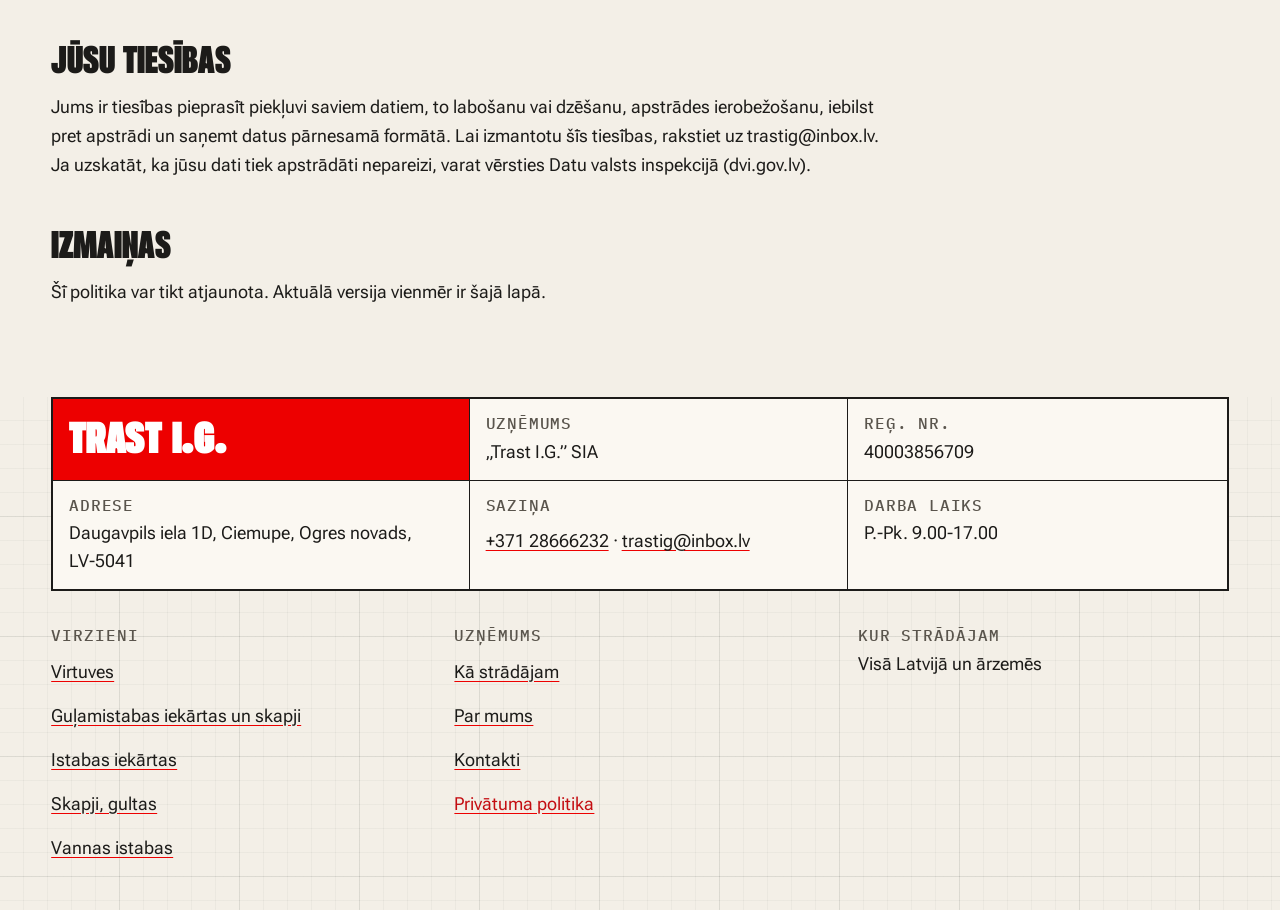
<file: privatuma-politika.html>
<!doctype html>
<html lang="lv">
<head>
<meta charset="utf-8">
<meta name="viewport" content="width=device-width, initial-scale=1">
<meta name="robots" content="noindex, nofollow">
<title>Privātuma politika · Trast I.G.</title>
<meta name="description" content="Kā „Trast I.G.” SIA apstrādā personas datus, ko jūs sniedzat, izmantojot mājaslapu: kontaktu forma, tālrunis, e-pasts.">
<link rel="canonical" href="https://vasylian.com/trast-ig-lv-concept/privatuma-politika.html">
<meta property="og:type" content="website">
<meta property="og:site_name" content="Trast I.G.">
<meta property="og:title" content="Privātuma politika · Trast I.G.">
<meta property="og:description" content="Kā „Trast I.G.” SIA apstrādā personas datus, ko jūs sniedzat, izmantojot mājaslapu: kontaktu forma, tālrunis, e-pasts.">
<meta property="og:url" content="https://vasylian.com/trast-ig-lv-concept/privatuma-politika.html">
<meta property="og:image" content="https://vasylian.com/trast-ig-lv-concept/img/virtuve.webp">
<meta property="og:locale" content="lv_LV">
<meta property="og:locale:alternate" content="ru_RU">
<meta name="theme-color" content="#F3EFE7">
<meta name="color-scheme" content="light">
<link rel="icon" type="image/svg+xml" href="favicon.svg">
<link rel="stylesheet" href="css/fonts.css">
<link rel="stylesheet" href="css/site.css">
<script type="application/ld+json">{"@context":"https://schema.org","@type":"BreadcrumbList","itemListElement":[{"@type":"ListItem","position":1,"name":"Sākums","item":"https://vasylian.com/trast-ig-lv-concept/"},{"@type":"ListItem","position":2,"name":"Privātuma politika","item":"https://vasylian.com/trast-ig-lv-concept/privatuma-politika.html"}]}</script>
</head>
<body>
<a class="skip" href="#saturs"><span data-i="k30">Pāriet uz saturu</span></a>
<header class="top" id="top">
  <div class="wrap top-in">
    <a class="brand" href="index.html" aria-label="Trast I.G., uz sākumlapu" data-ia-aria-label="k31"><span class="brand-w">TRAST I.G.</span></a>
    <nav class="nav" aria-label="Galvenā izvēlne" data-ia-aria-label="k32">
      <div class="dd">
        <button class="dd-btn" type="button" aria-expanded="false" aria-controls="dd-panel"><span data-i="k33">Virzieni</span><svg viewBox="0 0 24 24" fill="none" stroke="currentColor" stroke-width="2" aria-hidden="true"><path d="m6 9 6 6 6-6"/></svg></button>
        <div class="dd-panel" id="dd-panel"><a href="virtuves.html"><span class="n">01</span><span><span data-i="k25">Virtuves</span></span></a><a href="gulamistabas.html"><span class="n">02</span><span><span data-i="k26">Guļamistabas iekārtas un skapji</span></span></a><a href="istabas.html"><span class="n">03</span><span><span data-i="k27">Istabas iekārtas</span></span></a><a href="skapji-gultas.html"><span class="n">04</span><span><span data-i="k28">Skapji, gultas</span></span></a><a href="vannas-istabas.html"><span class="n">05</span><span><span data-i="k29">Vannas istabas</span></span></a></div>
      </div>
      <a href="ka-stradajam.html"><span data-i="k34">Kā strādājam</span></a>
      <a href="par-mums.html"><span data-i="k35">Par mums</span></a>
      <a href="kontakti.html"><span data-i="k36">Kontakti</span></a>
    </nav>
    <div class="lang" role="group" aria-label="Vietnes valoda" data-ia-aria-label="k37">
      <button type="button" data-lang="lv" lang="lv" aria-pressed="true">LV</button>
      <button type="button" data-lang="ru" lang="ru" aria-pressed="false">RU</button>
    </div>
    <a class="call" href="tel:+37128666232" aria-label="Zvanīt: +371 28666232" data-ia-aria-label="k38">
      <svg viewBox="0 0 24 24" fill="none" stroke="currentColor" stroke-width="2" aria-hidden="true"><path d="M5 3h4l2 5-2.5 1.5a11 11 0 0 0 6 6L16 13l5 2v4a2 2 0 0 1-2 2A16 16 0 0 1 3 5a2 2 0 0 1 2-2"/></svg>
      <span class="call-t">+371&nbsp;28666232</span>
    </a>
    <button class="menu-btn" type="button" aria-expanded="false" aria-controls="mnav" aria-label="Izvēlne" data-ia-aria-label="k39"><span class="bars" aria-hidden="true"><i></i></span><span class="menu-t"><span data-i="k39">Izvēlne</span></span></button>
  </div>
  <div class="ruler" aria-hidden="true"><i></i></div>
</header>
<nav class="mnav" id="mnav" aria-label="Galvenā izvēlne" data-ia-aria-label="k32">
  <div class="wrap">
    <p class="grp"><span data-i="k33">Virzieni</span></p>
    <a href="virtuves.html"><span class="n">01</span><span><span data-i="k25">Virtuves</span></span></a><a href="gulamistabas.html"><span class="n">02</span><span><span data-i="k26">Guļamistabas iekārtas un skapji</span></span></a><a href="istabas.html"><span class="n">03</span><span><span data-i="k27">Istabas iekārtas</span></span></a><a href="skapji-gultas.html"><span class="n">04</span><span><span data-i="k28">Skapji, gultas</span></span></a><a href="vannas-istabas.html"><span class="n">05</span><span><span data-i="k29">Vannas istabas</span></span></a>
    <p class="grp"><span data-i="k40">Uzņēmums</span></p>
    <a href="ka-stradajam.html"><span data-i="k34">Kā strādājam</span></a>
    <a href="par-mums.html"><span data-i="k35">Par mums</span></a>
    <a href="kontakti.html"><span data-i="k36">Kontakti</span></a>
    <a href="privatuma-politika.html" aria-current="page"><span data-i="k2">Privātuma politika</span></a>
    <a class="btn btn--red" href="tel:+37128666232"><svg viewBox="0 0 24 24" fill="none" stroke="currentColor" stroke-width="2" aria-hidden="true"><path d="M5 3h4l2 5-2.5 1.5a11 11 0 0 0 6 6L16 13l5 2v4a2 2 0 0 1-2 2A16 16 0 0 1 3 5a2 2 0 0 1 2-2"/></svg><span class="num">+371&nbsp;28666232</span></a>
  </div>
</nav>
<main id="saturs" tabindex="-1">
<section class="phero grid-paper" aria-labelledby="h1">
  <div class="wrap">
    <nav class="crumbs" aria-label="Navigācijas ceļš" data-ia-aria-label="k3"><ol><li><a href="index.html"><span data-i="k1">Sākums</span></a></li><li><span aria-current="page"><span data-i="k2">Privātuma politika</span></span></li></ol></nav>
    <div style="margin-top:clamp(10px,2vw,28px)">
      <p class="eyebrow"><span data-i="k22">Dokuments</span></p>
      <h1 class="h1p" id="h1" data-i="k23">Privātuma <span class="mark">politika</span></h1>
      <p class="lead" data-i="k24">Kā „Trast I.G.” SIA apstrādā personas datus, ko jūs mums sniedzat, izmantojot šo mājaslapu.</p>
    </div>
  </div>
</section>
<section class="sec">
  <div class="wrap">
    <div class="prose"><h2><span data-i="k4">Pārzinis</span></h2><p><span data-i="k5">Personas datu pārzinis ir „Trast I.G.” SIA, reģistrācijas Nr. 40003856709, Daugavpils iela 1D, Ciemupe, Ogres novads, LV-5041. Tālrunis +371 28666232, e-pasts trastig@inbox.lv.</span></p><h2><span data-i="k6">Kādus datus apstrādājam</span></h2><p><span data-i="k7">Mēs apstrādājam tikai tos datus, ko jūs paši mums sniedzat: vārdu, tālruņa numuru, e-pasta adresi, pilsētu un informāciju par pasūtījumu (virzienu, izmērus, ziņu).</span></p><h2><span data-i="k8">Kā dati nonāk pie mums</span></h2><p><span data-i="k9">Kontaktu formā ievadītie dati netiek nosūtīti automātiski. Nospiežot pogu, jūsu ierīcē atveras e-pasta programma ar gatavu vēstuli, un jūs paši to nosūtāt uz trastig@inbox.lv. Dati mums nonāk arī tad, ja jūs mums piezvanāt vai uzrakstāt.</span></p><h2><span data-i="k10">Mērķis un pamats</span></h2><p><span data-i="k11">Datus izmantojam, lai atbildētu uz jūsu jautājumu, sagatavotu piedāvājumu un izpildītu pasūtījumu. Pamats ir jūsu pieprasījums pirms līguma noslēgšanas un līguma izpilde.</span></p><h2><span data-i="k12">Glabāšana</span></h2><p><span data-i="k13">Datus glabājam tik ilgi, cik nepieciešams jūsu pieprasījuma izskatīšanai un pasūtījuma izpildei, kā arī tik ilgi, cik to paredz normatīvie akti.</span></p><h2><span data-i="k14">Nodošana trešajām personām</span></h2><p><span data-i="k15">Mēs nenododam jūsu datus trešajām personām, izņemot gadījumus, kad to paredz normatīvie akti.</span></p><h2><span data-i="k16">Sīkdatnes un ārējie pakalpojumi</span></h2><p><span data-i="k17">Šajā mājaslapā netiek izmantotas sīkdatnes, lietotāju izsekošana vai reklāmas rīki. Lapā „Kontakti” ir iegulta OpenStreetMap karte; to ielādējot, jūsu pārlūks sazinās ar OpenStreetMap serveriem. Mājaslapas valodas izvēle jūsu ierīcē netiek saglabāta.</span></p><h2><span data-i="k18">Jūsu tiesības</span></h2><p><span data-i="k19">Jums ir tiesības pieprasīt piekļuvi saviem datiem, to labošanu vai dzēšanu, apstrādes ierobežošanu, iebilst pret apstrādi un saņemt datus pārnesamā formātā. Lai izmantotu šīs tiesības, rakstiet uz trastig@inbox.lv. Ja uzskatāt, ka jūsu dati tiek apstrādāti nepareizi, varat vērsties Datu valsts inspekcijā (dvi.gov.lv).</span></p><h2><span data-i="k20">Izmaiņas</span></h2><p><span data-i="k21">Šī politika var tikt atjaunota. Aktuālā versija vienmēr ir šajā lapā.</span></p></div>
  </div>
</section>
</main>
<footer class="foot grid-paper">
  <div class="wrap">
    <div class="stamp">
      <div class="logo"><span>TRAST I.G.</span></div>
      <div><span class="k"><span data-i="k40">Uzņēmums</span></span><span class="v"><span data-i="k41">„Trast I.G.” SIA</span></span></div>
      <div><span class="k"><span data-i="k42">Reģ. Nr.</span></span><span class="v">40003856709</span></div>
      <div><span class="k"><span data-i="k43">Adrese</span></span><span class="v">Daugavpils iela 1D, Ciemupe, Ogres novads, <span class="nw">LV-5041</span></span></div>
      <div><span class="k"><span data-i="k44">Saziņa</span></span><span class="v"><a href="tel:+37128666232">+371&nbsp;28666232</a> · <a href="mailto:trastig@inbox.lv">trastig@inbox.lv</a></span></div>
      <div><span class="k"><span data-i="k45">Darba laiks</span></span><span class="v"><span data-i="k46">P.-Pk. 9.00-17.00</span></span></div>
    </div>
    <div class="fnav">
      <div><h2><span data-i="k33">Virzieni</span></h2><ul><li><a href="virtuves.html"><span data-i="k25">Virtuves</span></a></li><li><a href="gulamistabas.html"><span data-i="k26">Guļamistabas iekārtas un skapji</span></a></li><li><a href="istabas.html"><span data-i="k27">Istabas iekārtas</span></a></li><li><a href="skapji-gultas.html"><span data-i="k28">Skapji, gultas</span></a></li><li><a href="vannas-istabas.html"><span data-i="k29">Vannas istabas</span></a></li></ul></div>
      <div><h2><span data-i="k40">Uzņēmums</span></h2><ul><li><a href="ka-stradajam.html"><span data-i="k34">Kā strādājam</span></a></li><li><a href="par-mums.html"><span data-i="k35">Par mums</span></a></li><li><a href="kontakti.html"><span data-i="k36">Kontakti</span></a></li><li><a href="privatuma-politika.html" aria-current="page"><span data-i="k2">Privātuma politika</span></a></li></ul></div>
      <div><h2><span data-i="k47">Kur strādājam</span></h2><p class="v"><span data-i="k48">Visā Latvijā un ārzemēs</span></p></div>
    </div>
  </div>
</footer>

<script type="application/json" id="i18n-ru">{"k1":"Главная","k2":"Политика конфиденциальности","k3":"Навигационная цепочка","k4":"Оператор данных","k5":"Оператором персональных данных является «Trast I.G.» SIA, регистрационный номер 40003856709, Daugavpils iela 1D, Ciemupe, Ogres novads, LV-5041. Телефон +371 28666232, e-mail trastig@inbox.lv.","k6":"Какие данные мы обрабатываем","k7":"Мы обрабатываем только те данные, которые вы сами нам сообщаете: имя, номер телефона, адрес электронной почты, город и информацию о заказе (направление, размеры, сообщение).","k8":"Как данные попадают к нам","k9":"Данные, введённые в контактной форме, не отправляются автоматически. После нажатия кнопки на вашем устройстве открывается почтовая программа с готовым письмом, и вы сами отправляете его на trastig@inbox.lv. Данные попадают к нам и тогда, когда вы нам звоните или пишете.","k10":"Цель и основание","k11":"Данные используются, чтобы ответить на ваш вопрос, подготовить предложение и выполнить заказ. Основание: ваш запрос до заключения договора и исполнение договора.","k12":"Хранение","k13":"Данные хранятся столько, сколько необходимо для рассмотрения вашего запроса и выполнения заказа, а также столько, сколько предусмотрено законодательством.","k14":"Передача третьим лицам","k15":"Мы не передаём ваши данные третьим лицам, за исключением случаев, предусмотренных законодательством.","k16":"Cookie и внешние сервисы","k17":"На этом сайте не используются cookie, отслеживание пользователей или рекламные инструменты. На странице «Контакты» встроена карта OpenStreetMap; при её загрузке ваш браузер обращается к серверам OpenStreetMap. Выбор языка сайта на вашем устройстве не сохраняется.","k18":"Ваши права","k19":"Вы вправе запросить доступ к своим данным, их исправление или удаление, ограничение обработки, возразить против обработки и получить данные в переносимом формате. Чтобы воспользоваться этими правами, напишите на trastig@inbox.lv. Если вы считаете, что ваши данные обрабатываются неправильно, можно обратиться в Государственную инспекцию данных Латвии (dvi.gov.lv).","k20":"Изменения","k21":"Эта политика может обновляться. Актуальная версия всегда находится на этой странице.","k22":"Документ","k23":"Политика <span class=\"mark\">конфиденциальности<\/span>","k24":"Как «Trast I.G.» SIA обрабатывает персональные данные, которые вы передаёте нам через этот сайт.","_t":"Политика конфиденциальности · Trast I.G.","_d":"Как «Trast I.G.» SIA обрабатывает персональные данные, которые вы передаёте через сайт: контактная форма, телефон, e-mail.","k25":"Кухни","k26":"Спальни и шкафы","k27":"Мебель для комнат","k28":"Шкафы, кровати","k29":"Мебель для ванной","k30":"К содержанию","k31":"Trast I.G., на главную","k32":"Главное меню","k33":"Направления","k34":"Как мы работаем","k35":"О нас","k36":"Контакты","k37":"Язык сайта","k38":"Позвонить: +371 28666232","k39":"Меню","k40":"Компания","k41":"«Trast I.G.» SIA","k42":"Рег. номер","k43":"Адрес","k44":"Связь","k45":"Часы работы","k46":"Пн-Пт 9:00-17:00","k47":"Где работаем","k48":"По всей Латвии и за рубежом"}</script>
<script src="js/site.js" defer></script>
</body>
</html>
</file>
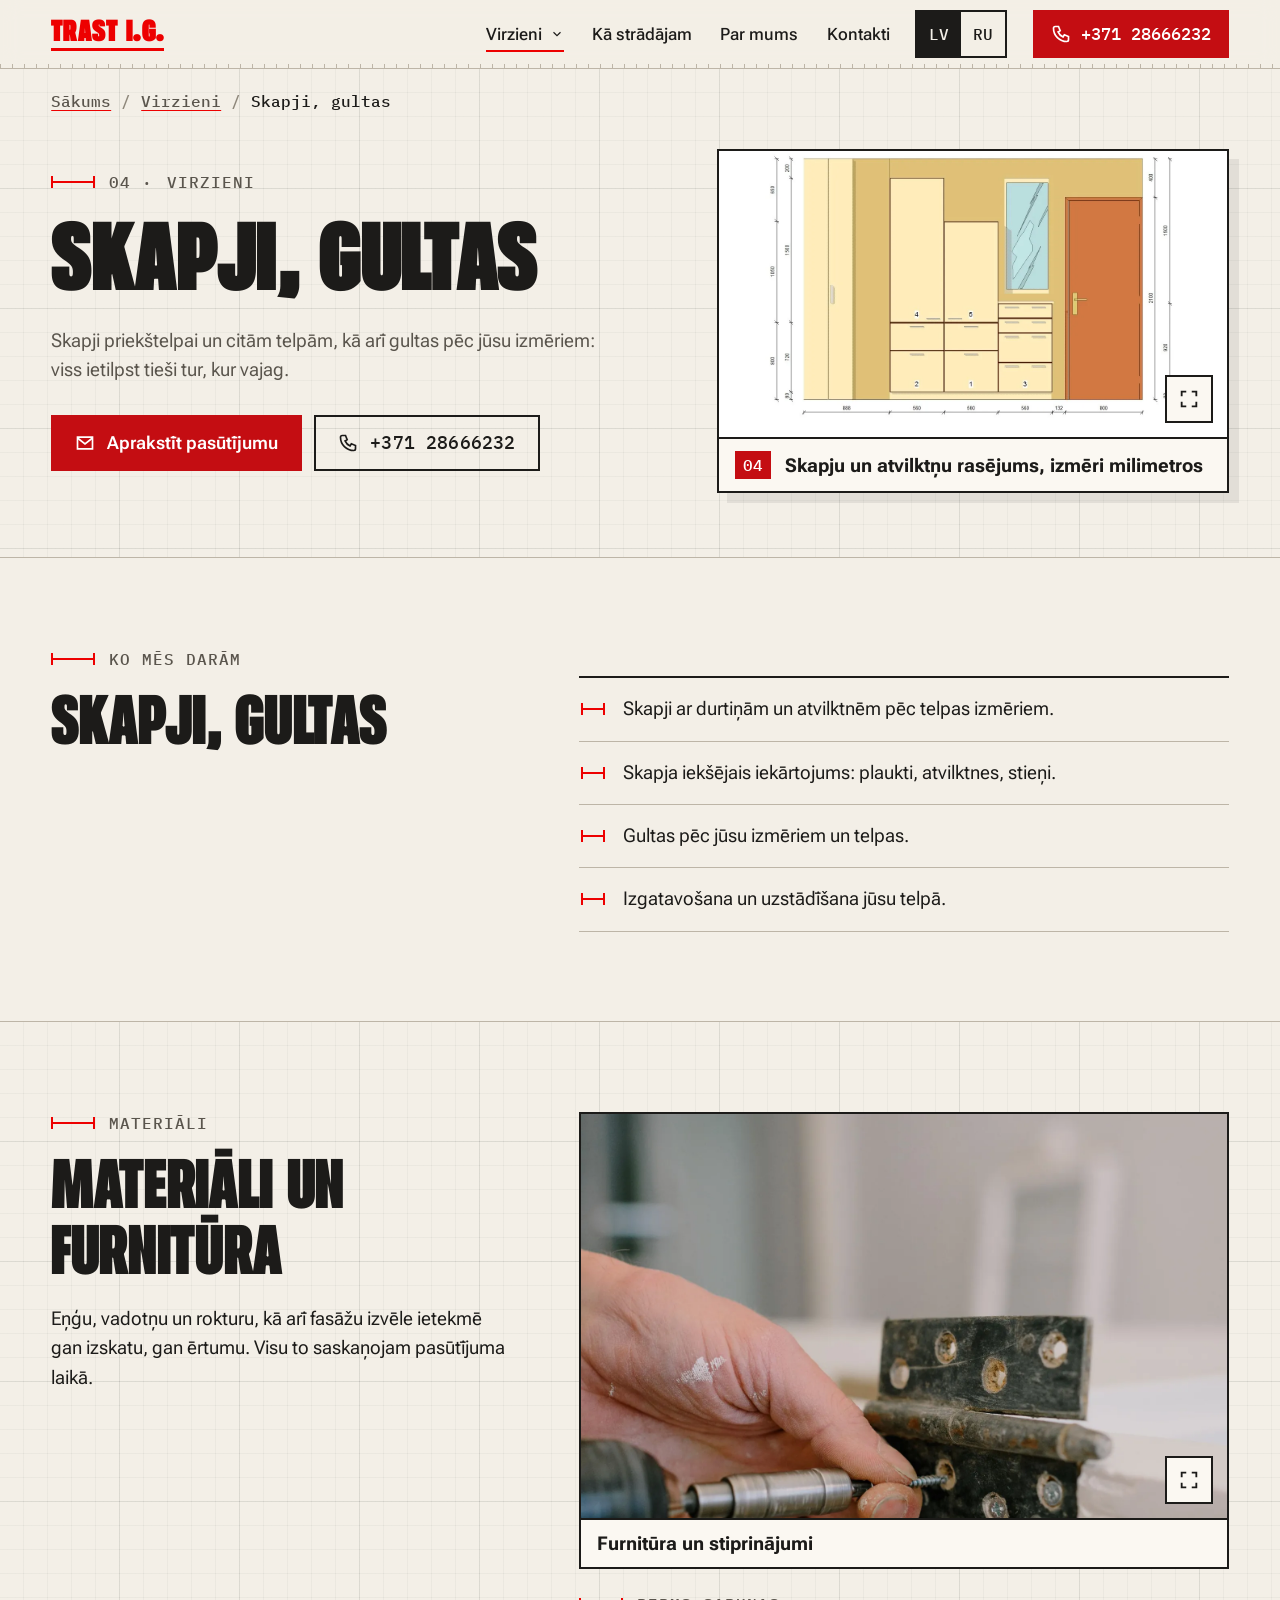
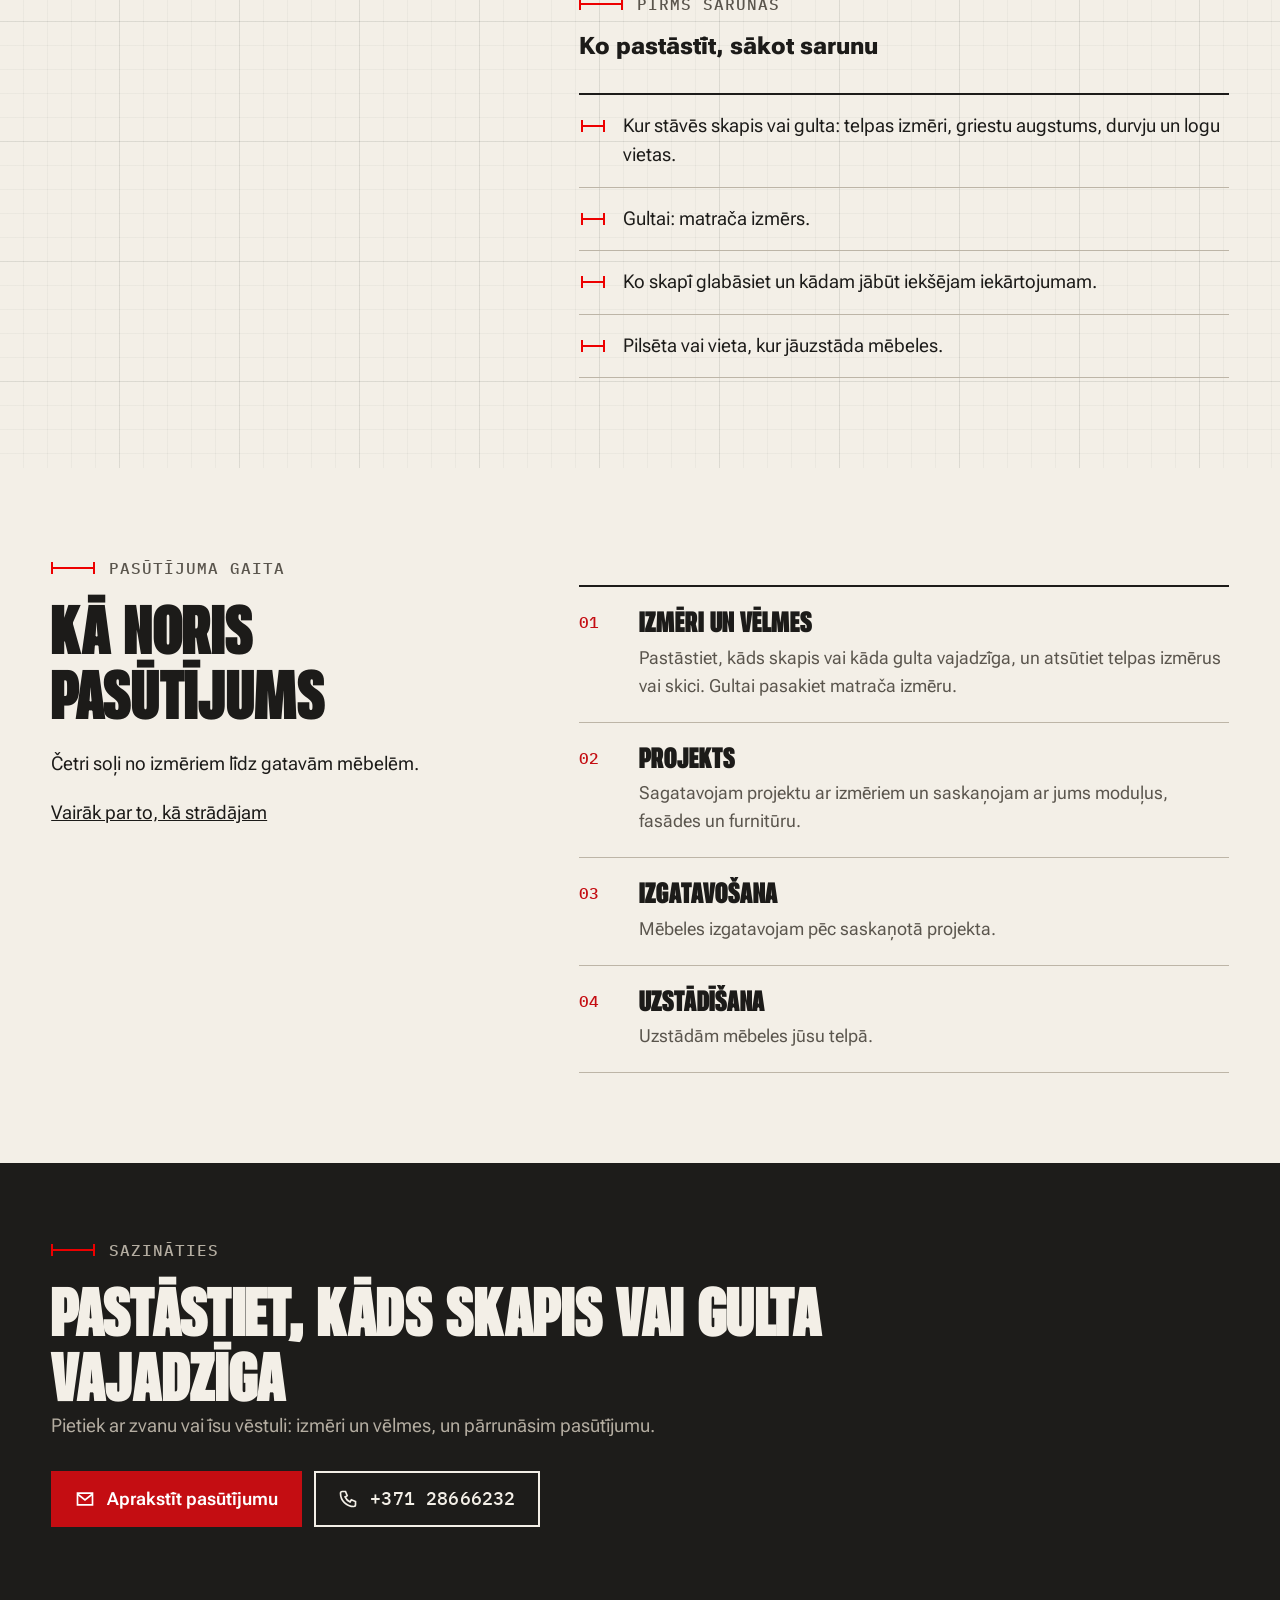
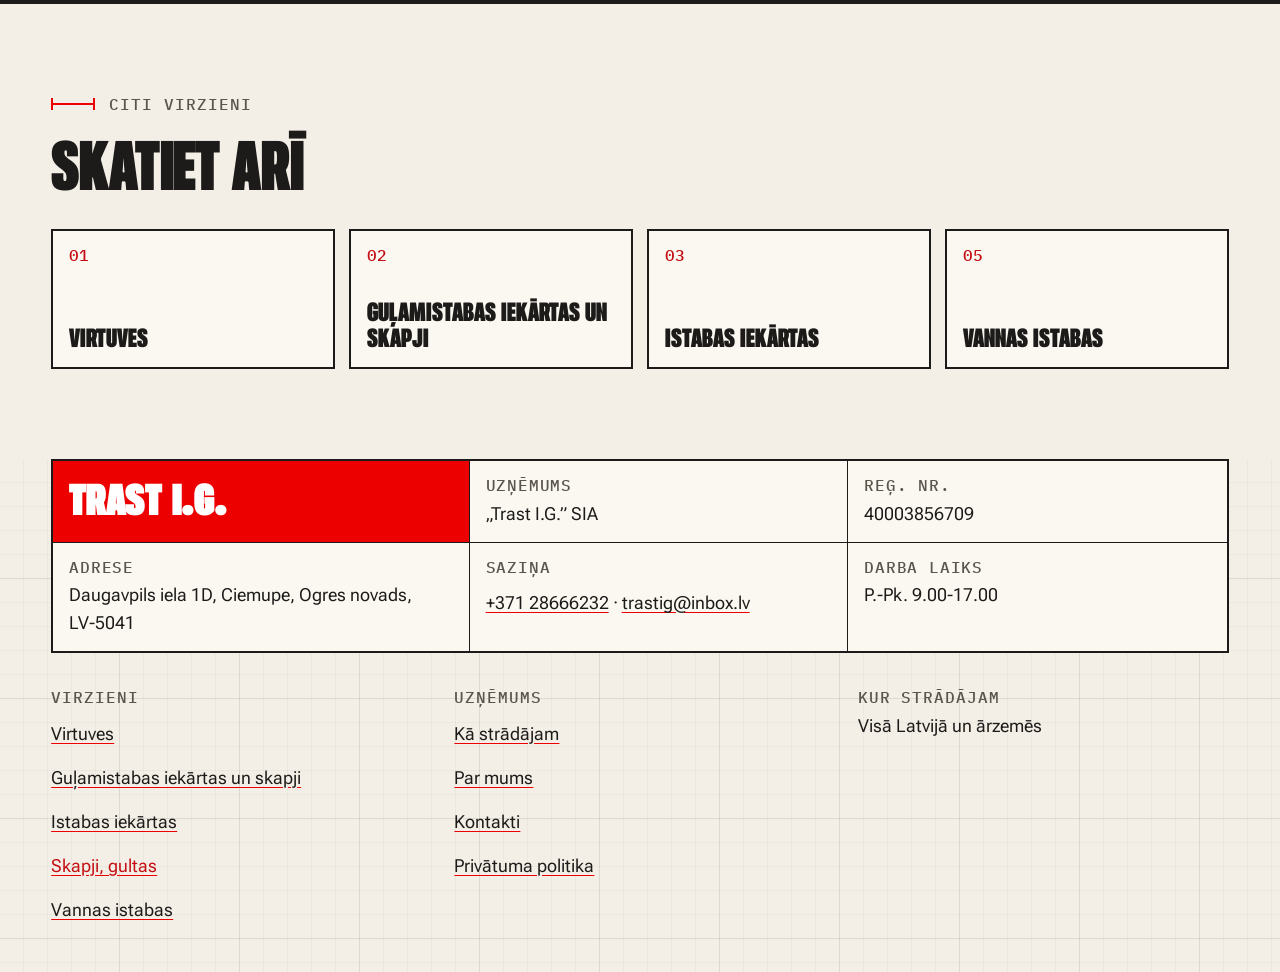
<file: skapji-gultas.html>
<!doctype html>
<html lang="lv">
<head>
<meta charset="utf-8">
<meta name="viewport" content="width=device-width, initial-scale=1">
<meta name="robots" content="noindex, nofollow">
<title>Skapji un gultas pēc pasūtījuma · Trast I.G.</title>
<meta name="description" content="Skapji un gultas pēc individuāla pasūtījuma Ciemupē, Ogres novadā. Izmēri, iekšējais iekārtojums un furnitūra pēc jūsu vēlmēm. Tālr. +371 28666232.">
<link rel="canonical" href="https://vasylian.com/trast-ig-lv-concept/skapji-gultas.html">
<meta property="og:type" content="website">
<meta property="og:site_name" content="Trast I.G.">
<meta property="og:title" content="Skapji un gultas pēc pasūtījuma · Trast I.G.">
<meta property="og:description" content="Skapji un gultas pēc individuāla pasūtījuma Ciemupē, Ogres novadā. Izmēri, iekšējais iekārtojums un furnitūra pēc jūsu vēlmēm. Tālr. +371 28666232.">
<meta property="og:url" content="https://vasylian.com/trast-ig-lv-concept/skapji-gultas.html">
<meta property="og:image" content="https://vasylian.com/trast-ig-lv-concept/img/rasejums.webp">
<meta property="og:locale" content="lv_LV">
<meta property="og:locale:alternate" content="ru_RU">
<meta name="theme-color" content="#F3EFE7">
<meta name="color-scheme" content="light">
<link rel="icon" type="image/svg+xml" href="favicon.svg">
<link rel="stylesheet" href="css/fonts.css">
<link rel="stylesheet" href="css/site.css">
<script type="application/ld+json">{"@context":"https://schema.org","@type":"LocalBusiness","@id":"https://vasylian.com/trast-ig-lv-concept/#uznemums","name":"Trast I.G.","legalName":"Trast I.G. SIA","description":"Mēbeles pēc individuāla pasūtījuma: virtuves, guļamistabas iekārtas un skapji, istabas iekārtas, gultas, vannas istabu mēbeles.","url":"https://vasylian.com/trast-ig-lv-concept/","telephone":"+37128666232","email":"trastig@inbox.lv","foundingDate":"2006","image":"https://vasylian.com/trast-ig-lv-concept/img/virtuve.webp","address":{"@type":"PostalAddress","streetAddress":"Daugavpils iela 1D","addressLocality":"Ciemupe","addressRegion":"Ogres novads","postalCode":"LV-5041","addressCountry":"LV"},"geo":{"@type":"GeoCoordinates","latitude":56.77675,"longitude":24.65329},"openingHours":"Mo-Fr 09:00-17:00","areaServed":[{"@type":"Country","name":"Latvija"}]}</script>
<script type="application/ld+json">{"@context":"https://schema.org","@type":"Service","name":"Skapji, gultas","serviceType":"Mēbeles pēc individuāla pasūtījuma","provider":{"@id":"https://vasylian.com/trast-ig-lv-concept/#uznemums"},"areaServed":{"@type":"Country","name":"Latvija"},"url":"https://vasylian.com/trast-ig-lv-concept/skapji-gultas.html"}</script>
<script type="application/ld+json">{"@context":"https://schema.org","@type":"BreadcrumbList","itemListElement":[{"@type":"ListItem","position":1,"name":"Sākums","item":"https://vasylian.com/trast-ig-lv-concept/"},{"@type":"ListItem","position":2,"name":"Virzieni","item":"https://vasylian.com/trast-ig-lv-concept/#virzieni"},{"@type":"ListItem","position":3,"name":"Skapji, gultas","item":"https://vasylian.com/trast-ig-lv-concept/skapji-gultas.html"}]}</script>
</head>
<body>
<a class="skip" href="#saturs"><span data-i="k48">Pāriet uz saturu</span></a>
<header class="top" id="top">
  <div class="wrap top-in">
    <a class="brand" href="index.html" aria-label="Trast I.G., uz sākumlapu" data-ia-aria-label="k49"><span class="brand-w">TRAST I.G.</span></a>
    <nav class="nav" aria-label="Galvenā izvēlne" data-ia-aria-label="k50">
      <div class="dd">
        <button class="dd-btn is-cur" type="button" aria-expanded="false" aria-controls="dd-panel"><span data-i="k5">Virzieni</span><svg viewBox="0 0 24 24" fill="none" stroke="currentColor" stroke-width="2" aria-hidden="true"><path d="m6 9 6 6 6-6"/></svg></button>
        <div class="dd-panel" id="dd-panel"><a href="virtuves.html"><span class="n">01</span><span><span data-i="k44">Virtuves</span></span></a><a href="gulamistabas.html"><span class="n">02</span><span><span data-i="k45">Guļamistabas iekārtas un skapji</span></span></a><a href="istabas.html"><span class="n">03</span><span><span data-i="k46">Istabas iekārtas</span></span></a><a href="skapji-gultas.html" aria-current="page"><span class="n">04</span><span><span data-i="k6">Skapji, gultas</span></span></a><a href="vannas-istabas.html"><span class="n">05</span><span><span data-i="k47">Vannas istabas</span></span></a></div>
      </div>
      <a href="ka-stradajam.html"><span data-i="k51">Kā strādājam</span></a>
      <a href="par-mums.html"><span data-i="k52">Par mums</span></a>
      <a href="kontakti.html"><span data-i="k53">Kontakti</span></a>
    </nav>
    <div class="lang" role="group" aria-label="Vietnes valoda" data-ia-aria-label="k54">
      <button type="button" data-lang="lv" lang="lv" aria-pressed="true">LV</button>
      <button type="button" data-lang="ru" lang="ru" aria-pressed="false">RU</button>
    </div>
    <a class="call" href="tel:+37128666232" aria-label="Zvanīt: +371 28666232" data-ia-aria-label="k55">
      <svg viewBox="0 0 24 24" fill="none" stroke="currentColor" stroke-width="2" aria-hidden="true"><path d="M5 3h4l2 5-2.5 1.5a11 11 0 0 0 6 6L16 13l5 2v4a2 2 0 0 1-2 2A16 16 0 0 1 3 5a2 2 0 0 1 2-2"/></svg>
      <span class="call-t">+371&nbsp;28666232</span>
    </a>
    <button class="menu-btn" type="button" aria-expanded="false" aria-controls="mnav" aria-label="Izvēlne" data-ia-aria-label="k56"><span class="bars" aria-hidden="true"><i></i></span><span class="menu-t"><span data-i="k56">Izvēlne</span></span></button>
  </div>
  <div class="ruler" aria-hidden="true"><i></i></div>
</header>
<nav class="mnav" id="mnav" aria-label="Galvenā izvēlne" data-ia-aria-label="k50">
  <div class="wrap">
    <p class="grp"><span data-i="k5">Virzieni</span></p>
    <a href="virtuves.html"><span class="n">01</span><span><span data-i="k44">Virtuves</span></span></a><a href="gulamistabas.html"><span class="n">02</span><span><span data-i="k45">Guļamistabas iekārtas un skapji</span></span></a><a href="istabas.html"><span class="n">03</span><span><span data-i="k46">Istabas iekārtas</span></span></a><a href="skapji-gultas.html" aria-current="page"><span class="n">04</span><span><span data-i="k6">Skapji, gultas</span></span></a><a href="vannas-istabas.html"><span class="n">05</span><span><span data-i="k47">Vannas istabas</span></span></a>
    <p class="grp"><span data-i="k57">Uzņēmums</span></p>
    <a href="ka-stradajam.html"><span data-i="k51">Kā strādājam</span></a>
    <a href="par-mums.html"><span data-i="k52">Par mums</span></a>
    <a href="kontakti.html"><span data-i="k53">Kontakti</span></a>
    <a href="privatuma-politika.html"><span data-i="k58">Privātuma politika</span></a>
    <a class="btn btn--red" href="tel:+37128666232"><svg viewBox="0 0 24 24" fill="none" stroke="currentColor" stroke-width="2" aria-hidden="true"><path d="M5 3h4l2 5-2.5 1.5a11 11 0 0 0 6 6L16 13l5 2v4a2 2 0 0 1-2 2A16 16 0 0 1 3 5a2 2 0 0 1 2-2"/></svg><span class="num">+371&nbsp;28666232</span></a>
  </div>
</nav>
<main id="saturs" tabindex="-1">
<section class="phero grid-paper" aria-labelledby="h1">
  <div class="wrap">
    <nav class="crumbs" aria-label="Navigācijas ceļš" data-ia-aria-label="k7"><ol><li><a href="index.html"><span data-i="k4">Sākums</span></a></li><li><a href="index.html#virzieni"><span data-i="k5">Virzieni</span></a></li><li><span aria-current="page"><span data-i="k6">Skapji, gultas</span></span></li></ol></nav>
    <div class="phero-grid">
      <div>
        <p class="eyebrow">04 · <span data-i="k5">Virzieni</span></p>
        <h1 class="h1p" id="h1" data-i="k8">Skapji, <span class="mark">gultas</span></h1>
        <p class="lead" data-i="k19">Skapji priekštelpai un citām telpām, kā arī gultas pēc jūsu izmēriem: viss ietilpst tieši tur, kur vajag.</p>
        <div class="cta"><a class="btn btn--red" href="kontakti.html?virziens=skapji-gultas#forma"><svg viewBox="0 0 24 24" fill="none" stroke="currentColor" stroke-width="2" aria-hidden="true"><path d="M3 5h18v14H3z"/><path d="m3 6 9 7 9-7"/></svg><span data-i="k20">Aprakstīt pasūtījumu</span></a><a class="btn btn--line" href="tel:+37128666232"><svg viewBox="0 0 24 24" fill="none" stroke="currentColor" stroke-width="2" aria-hidden="true"><path d="M5 3h4l2 5-2.5 1.5a11 11 0 0 0 6 6L16 13l5 2v4a2 2 0 0 1-2 2A16 16 0 0 1 3 5a2 2 0 0 1 2-2"/></svg><span class="num">+371&nbsp;28666232</span></a></div>
      </div>
      <figure class="sheet sheet--draw">
  <button class="sheet-img" type="button" data-lightbox data-full="img/rasejums.webp" aria-label="Atvērt foto lielākā izmērā" data-ia-aria-label="k2">
    <img src="img/rasejums.webp" width="1360" height="768" alt="Rasējums: skapji, atvilktņu bloki un kumode gar sienu ar izmēriem milimetros, blakus durvis" data-ia-alt="k3" loading="lazy" decoding="async">
    <span class="zoom" aria-hidden="true"><svg viewBox="0 0 24 24" fill="none" stroke="currentColor" stroke-width="2"><path d="M4 9V4h5M20 9V4h-5M4 15v5h5M20 15v5h-5"/></svg></span>
  </button>
  <figcaption class="sheet-cap"><span class="n">04</span><span class="t"><span data-i="k1">Skapju un atvilktņu rasējums, izmēri milimetros</span></span></figcaption>
</figure>
    </div>
  </div>
</section>

<section class="sec" aria-labelledby="what-h">
  <div class="wrap two">
    <div class="side side--sticky rv">
      <p class="eyebrow"><span data-i="k21">Ko mēs darām</span></p>
      <h2 class="h2" id="what-h"><span data-i="k6">Skapji, gultas</span></h2>
    </div>
    <div class="rv">
      <ul class="ticks"><li><span data-i="k22">Skapji ar durtiņām un atvilktnēm pēc telpas izmēriem.</span></li><li><span data-i="k23">Skapja iekšējais iekārtojums: plaukti, atvilktnes, stieņi.</span></li><li><span data-i="k24">Gultas pēc jūsu izmēriem un telpas.</span></li><li><span data-i="k25">Izgatavošana un uzstādīšana jūsu telpā.</span></li></ul>
    </div>
  </div>
</section>

<section class="sec sec--line grid-paper" aria-labelledby="mat-h">
  <div class="wrap two">
    <div class="side side--sticky rv">
      <p class="eyebrow"><span data-i="k26">Materiāli</span></p>
      <h2 class="h2" id="mat-h"><span data-i="k27">Materiāli un furnitūra</span></h2>
      <p class="body-t" style="margin-top:20px" data-i="k28">Eņģu, vadotņu un rokturu, kā arī fasāžu izvēle ietekmē gan izskatu, gan ērtumu. Visu to saskaņojam pasūtījuma laikā.</p>
    </div>
    <div class="rv stack">
      <figure class="sheet ">
  <button class="sheet-img" type="button" data-lightbox data-full="img/enges.webp" aria-label="Atvērt foto lielākā izmērā" data-ia-aria-label="k2">
    <img src="img/enges.webp" width="1600" height="1000" alt="Roka ar skrūvgriezi piestiprina eņģi pie koka daļas" data-ia-alt="k10" loading="lazy" decoding="async">
    <span class="zoom" aria-hidden="true"><svg viewBox="0 0 24 24" fill="none" stroke="currentColor" stroke-width="2"><path d="M4 9V4h5M20 9V4h-5M4 15v5h5M20 15v5h-5"/></svg></span>
  </button>
  <figcaption class="sheet-cap"><span class="t"><span data-i="k9">Furnitūra un stiprinājumi</span></span></figcaption>
</figure>
      <div>
        <p class="eyebrow"><span data-i="k29">Pirms sarunas</span></p>
        <h3 class="body-t" style="font-weight:800;font-size:24px;margin-top:12px" data-i="k30">Ko pastāstīt, sākot sarunu</h3>
        <ul class="ticks"><li><span data-i="k31">Kur stāvēs skapis vai gulta: telpas izmēri, griestu augstums, durvju un logu vietas.</span></li><li><span data-i="k32">Gultai: matrača izmērs.</span></li><li><span data-i="k33">Ko skapī glabāsiet un kādam jābūt iekšējam iekārtojumam.</span></li><li><span data-i="k34">Pilsēta vai vieta, kur jāuzstāda mēbeles.</span></li></ul>
      </div>
    </div>
  </div>
</section>

<section class="sec" aria-labelledby="ord-h">
  <div class="wrap two">
    <div class="side side--sticky rv">
      <p class="eyebrow"><span data-i="k35">Pasūtījuma gaita</span></p>
      <h2 class="h2" id="ord-h"><span data-i="k36">Kā noris pasūtījums</span></h2>
      <p class="body-t" style="margin-top:20px" data-i="k37">Četri soļi no izmēriem līdz gatavām mēbelēm.</p>
      <p class="body-t" style="margin-top:20px"><a href="ka-stradajam.html"><span data-i="k38">Vairāk par to, kā strādājam</span></a></p>
    </div>
    <div class="rv"><ol class="steps"><li><h3><span data-i="k11">Izmēri un vēlmes</span></h3><p><span data-i="k12">Pastāstiet, kāds skapis vai kāda gulta vajadzīga, un atsūtiet telpas izmērus vai skici. Gultai pasakiet matrača izmēru.</span></p></li><li><h3><span data-i="k13">Projekts</span></h3><p><span data-i="k14">Sagatavojam projektu ar izmēriem un saskaņojam ar jums moduļus, fasādes un furnitūru.</span></p></li><li><h3><span data-i="k15">Izgatavošana</span></h3><p><span data-i="k16">Mēbeles izgatavojam pēc saskaņotā projekta.</span></p></li><li><h3><span data-i="k17">Uzstādīšana</span></h3><p><span data-i="k18">Uzstādām mēbeles jūsu telpā.</span></p></li></ol></div>
  </div>
</section>

<section class="ctab" aria-labelledby="cta-h">
  <div class="wrap">
    <p class="eyebrow"><span data-i="k39">Sazināties</span></p>
    <h2 class="h2" id="cta-h"><span data-i="k40">Pastāstiet, kāds skapis vai gulta vajadzīga</span></h2>
    <p class="lead"><span data-i="k41">Pietiek ar zvanu vai īsu vēstuli: izmēri un vēlmes, un pārrunāsim pasūtījumu.</span></p>
    <div class="cta"><a class="btn btn--red" href="kontakti.html?virziens=skapji-gultas#forma"><svg viewBox="0 0 24 24" fill="none" stroke="currentColor" stroke-width="2" aria-hidden="true"><path d="M3 5h18v14H3z"/><path d="m3 6 9 7 9-7"/></svg><span data-i="k20">Aprakstīt pasūtījumu</span></a><a class="btn btn--line" href="tel:+37128666232"><svg viewBox="0 0 24 24" fill="none" stroke="currentColor" stroke-width="2" aria-hidden="true"><path d="M5 3h4l2 5-2.5 1.5a11 11 0 0 0 6 6L16 13l5 2v4a2 2 0 0 1-2 2A16 16 0 0 1 3 5a2 2 0 0 1 2-2"/></svg><span class="num">+371&nbsp;28666232</span></a></div>
  </div>
</section>

<section class="sec" aria-labelledby="oth-h">
  <div class="wrap">
    <p class="eyebrow"><span data-i="k42">Citi virzieni</span></p>
    <h2 class="h2" id="oth-h"><span data-i="k43">Skatiet arī</span></h2>
    <ul class="cards"><li><a class="card" href="virtuves.html"><span class="n">01</span><span class="t"><span data-i="k44">Virtuves</span></span></a></li><li><a class="card" href="gulamistabas.html"><span class="n">02</span><span class="t"><span data-i="k45">Guļamistabas iekārtas un skapji</span></span></a></li><li><a class="card" href="istabas.html"><span class="n">03</span><span class="t"><span data-i="k46">Istabas iekārtas</span></span></a></li><li><a class="card" href="vannas-istabas.html"><span class="n">05</span><span class="t"><span data-i="k47">Vannas istabas</span></span></a></li></ul>
  </div>
</section>
</main>
<footer class="foot grid-paper">
  <div class="wrap">
    <div class="stamp">
      <div class="logo"><span>TRAST I.G.</span></div>
      <div><span class="k"><span data-i="k57">Uzņēmums</span></span><span class="v"><span data-i="k59">„Trast I.G.” SIA</span></span></div>
      <div><span class="k"><span data-i="k60">Reģ. Nr.</span></span><span class="v">40003856709</span></div>
      <div><span class="k"><span data-i="k61">Adrese</span></span><span class="v">Daugavpils iela 1D, Ciemupe, Ogres novads, <span class="nw">LV-5041</span></span></div>
      <div><span class="k"><span data-i="k62">Saziņa</span></span><span class="v"><a href="tel:+37128666232">+371&nbsp;28666232</a> · <a href="mailto:trastig@inbox.lv">trastig@inbox.lv</a></span></div>
      <div><span class="k"><span data-i="k63">Darba laiks</span></span><span class="v"><span data-i="k64">P.-Pk. 9.00-17.00</span></span></div>
    </div>
    <div class="fnav">
      <div><h2><span data-i="k5">Virzieni</span></h2><ul><li><a href="virtuves.html"><span data-i="k44">Virtuves</span></a></li><li><a href="gulamistabas.html"><span data-i="k45">Guļamistabas iekārtas un skapji</span></a></li><li><a href="istabas.html"><span data-i="k46">Istabas iekārtas</span></a></li><li><a href="skapji-gultas.html" aria-current="page"><span data-i="k6">Skapji, gultas</span></a></li><li><a href="vannas-istabas.html"><span data-i="k47">Vannas istabas</span></a></li></ul></div>
      <div><h2><span data-i="k57">Uzņēmums</span></h2><ul><li><a href="ka-stradajam.html"><span data-i="k51">Kā strādājam</span></a></li><li><a href="par-mums.html"><span data-i="k52">Par mums</span></a></li><li><a href="kontakti.html"><span data-i="k53">Kontakti</span></a></li><li><a href="privatuma-politika.html"><span data-i="k58">Privātuma politika</span></a></li></ul></div>
      <div><h2><span data-i="k65">Kur strādājam</span></h2><p class="v"><span data-i="k66">Visā Latvijā un ārzemēs</span></p></div>
    </div>
  </div>
</footer>
<dialog class="lb" id="lb" aria-label="Foto lielākā izmērā" data-ia-aria-label="k67">
  <button class="lb-x" type="button" data-close>
    <span data-i="k68">Aizvērt</span>
    <svg viewBox="0 0 24 24" width="18" height="18" fill="none" stroke="currentColor" stroke-width="2" aria-hidden="true"><path d="M5 5l14 14M19 5 5 19"/></svg>
  </button>
  <img id="lb-img" alt="">
</dialog>
<script type="application/json" id="i18n-ru">{"k1":"Чертёж шкафов и ящиков, размеры в миллиметрах","k2":"Открыть фото крупнее","k3":"Чертёж: шкафы, блоки ящиков и комод вдоль стены с размерами в миллиметрах, рядом дверь","k4":"Главная","k5":"Направления","k6":"Шкафы, кровати","k7":"Навигационная цепочка","k8":"Шкафы, <span class=\"mark\">кровати<\/span>","k9":"Фурнитура и крепёж","k10":"Рука с шуруповёртом крепит петлю к деревянной детали","k11":"Размеры и пожелания","k12":"Расскажите, какой шкаф или кровать нужны, и пришлите размеры помещения или эскиз. Для кровати назовите размер матраса.","k13":"Проект","k14":"Готовим проект с размерами и согласовываем с вами модули, фасады и фурнитуру.","k15":"Изготовление","k16":"Мебель изготавливаем по согласованному проекту.","k17":"Установка","k18":"Устанавливаем мебель в вашем помещении.","k19":"Шкафы для прихожей и других помещений, а также кровати по вашим размерам: всё встаёт именно туда, куда нужно.","k20":"Описать заказ","k21":"Что мы делаем","k22":"Шкафы с дверцами и ящиками по размерам помещения.","k23":"Внутреннее наполнение шкафа: полки, ящики, штанги.","k24":"Кровати по вашим размерам и под ваше помещение.","k25":"Изготовление и установка в вашем помещении.","k26":"Материалы","k27":"Материалы и фурнитура","k28":"Выбор петель, направляющих и ручек, а также фасадов влияет и на внешний вид, и на удобство. Всё это согласуем в ходе заказа.","k29":"Перед разговором","k30":"Что рассказать в начале разговора","k31":"Где будет стоять шкаф или кровать: размеры помещения, высота потолка, расположение дверей и окон.","k32":"Для кровати: размер матраса.","k33":"Что будете хранить в шкафу и каким должно быть внутреннее наполнение.","k34":"Город или место, где нужно установить мебель.","k35":"Ход заказа","k36":"Как проходит заказ","k37":"Четыре шага от размеров до готовой мебели.","k38":"Подробнее о том, как мы работаем","k39":"Связаться","k40":"Расскажите, какой шкаф или кровать нужны","k41":"Достаточно звонка или короткого письма: размеры и пожелания, и мы обсудим заказ.","k42":"Другие направления","k43":"Смотрите также","k44":"Кухни","k45":"Спальни и шкафы","k46":"Мебель для комнат","k47":"Мебель для ванной","_t":"Шкафы и кровати на заказ · Trast I.G.","_d":"Шкафы и кровати на заказ в Цемупе, Огрский край. Размеры, внутреннее наполнение и фурнитура по вашим пожеланиям. Тел. +371 28666232.","k48":"К содержанию","k49":"Trast I.G., на главную","k50":"Главное меню","k51":"Как мы работаем","k52":"О нас","k53":"Контакты","k54":"Язык сайта","k55":"Позвонить: +371 28666232","k56":"Меню","k57":"Компания","k58":"Политика конфиденциальности","k59":"«Trast I.G.» SIA","k60":"Рег. номер","k61":"Адрес","k62":"Связь","k63":"Часы работы","k64":"Пн-Пт 9:00-17:00","k65":"Где работаем","k66":"По всей Латвии и за рубежом","k67":"Фото крупнее","k68":"Закрыть"}</script>
<script src="js/site.js" defer></script>
</body>
</html>
</file>
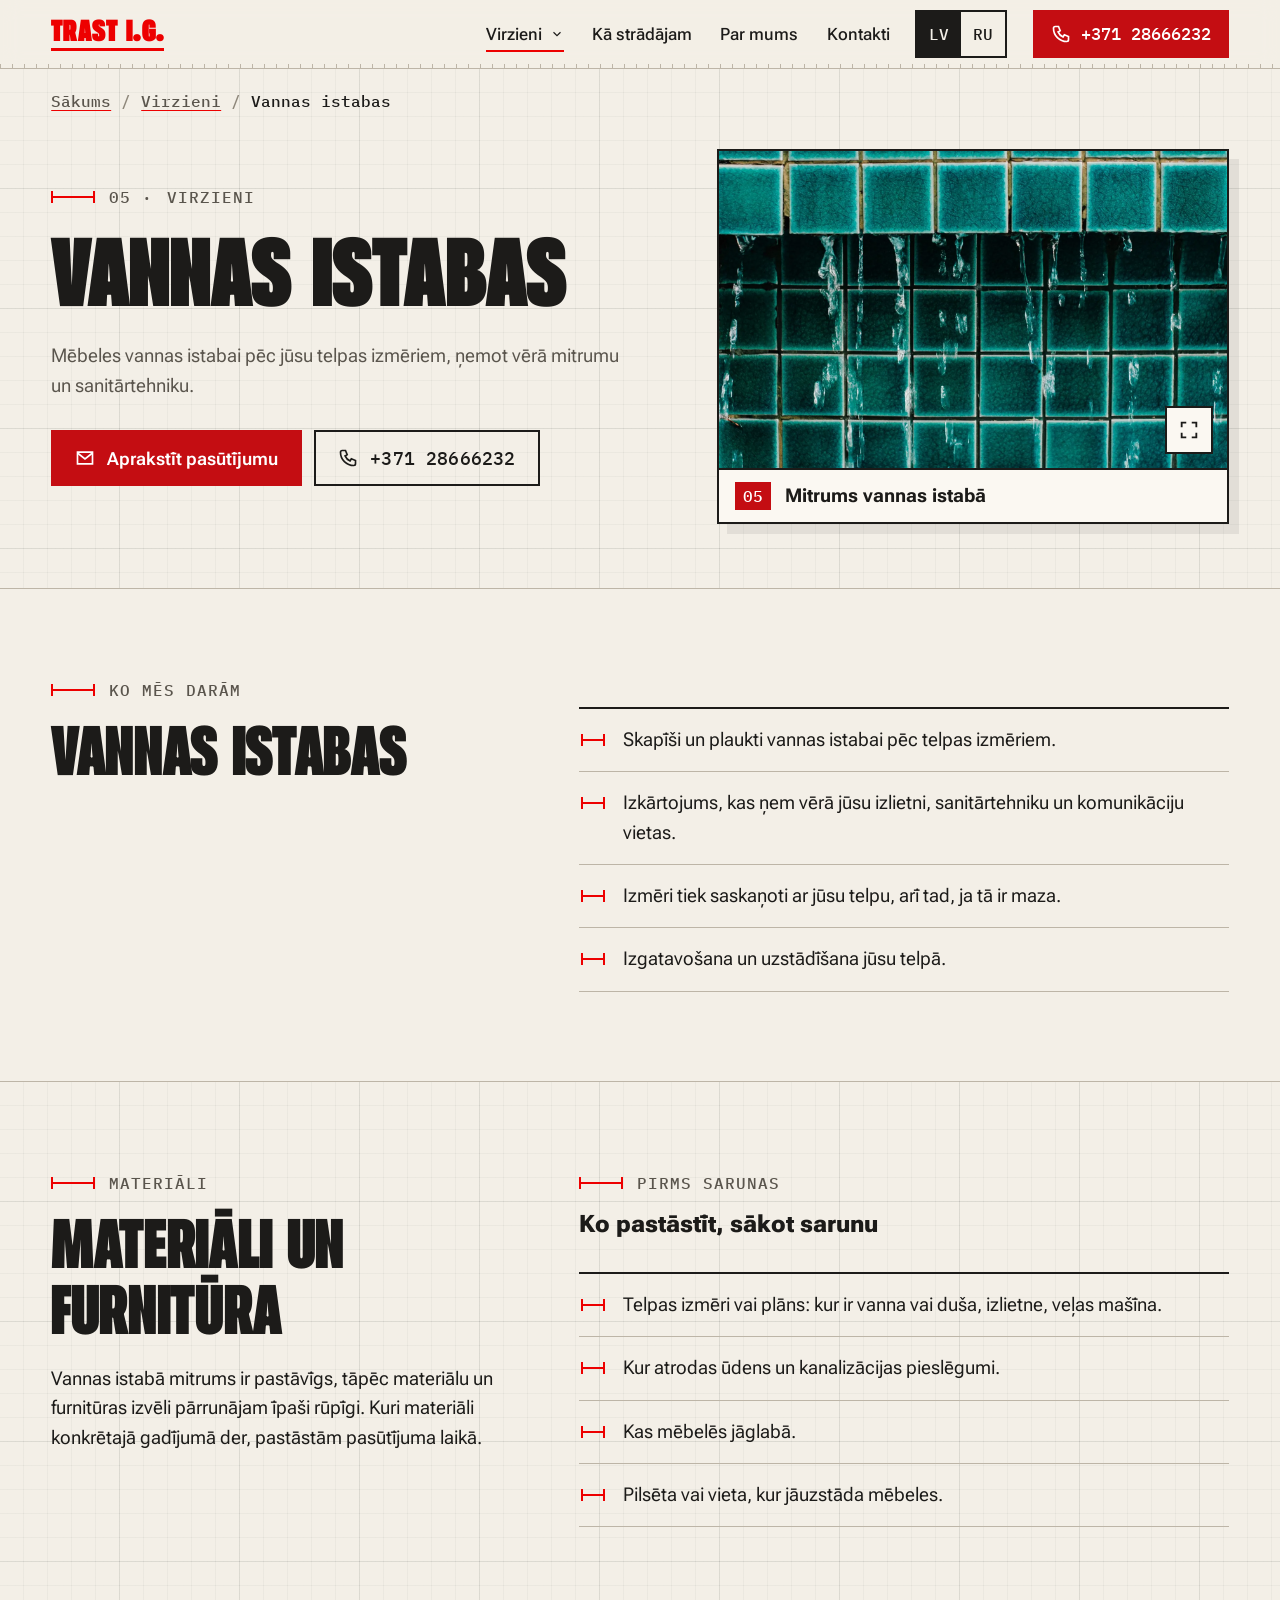
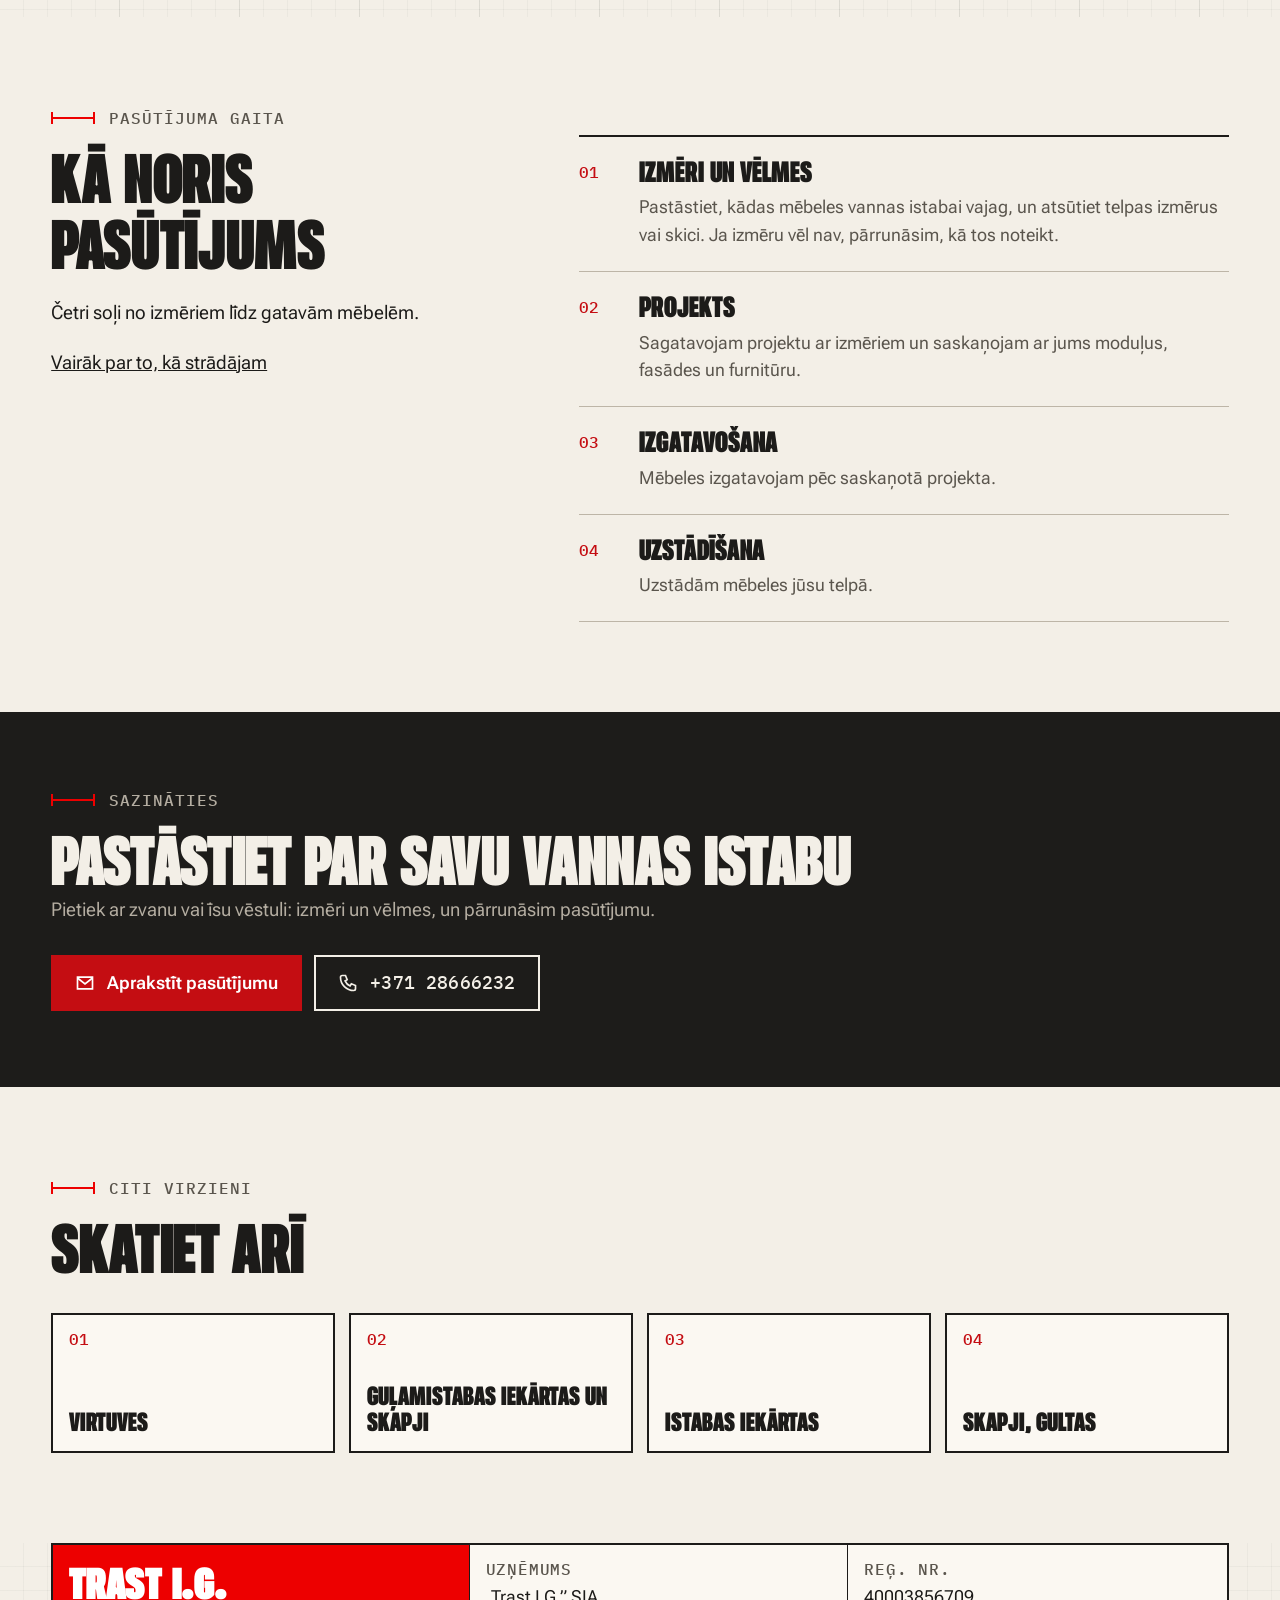
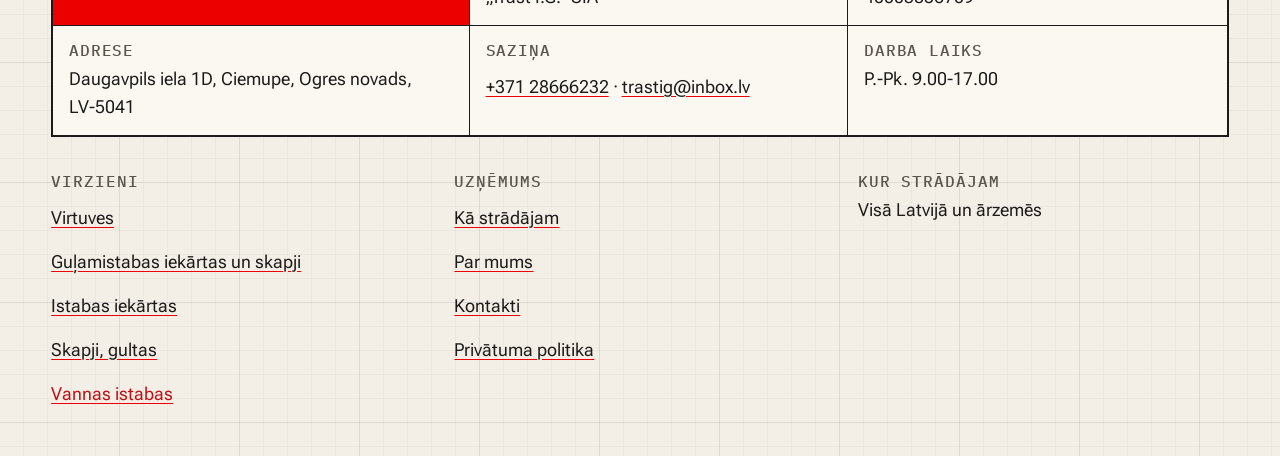
<file: vannas-istabas.html>
<!doctype html>
<html lang="lv">
<head>
<meta charset="utf-8">
<meta name="viewport" content="width=device-width, initial-scale=1">
<meta name="robots" content="noindex, nofollow">
<title>Vannas istabu mēbeles pēc pasūtījuma · Trast I.G.</title>
<meta name="description" content="Vannas istabu mēbeles pēc individuāla pasūtījuma Ciemupē, Ogres novadā. Izmēri un materiāli, kas piemēroti mitrai telpai. Tālr. +371 28666232.">
<link rel="canonical" href="https://vasylian.com/trast-ig-lv-concept/vannas-istabas.html">
<meta property="og:type" content="website">
<meta property="og:site_name" content="Trast I.G.">
<meta property="og:title" content="Vannas istabu mēbeles pēc pasūtījuma · Trast I.G.">
<meta property="og:description" content="Vannas istabu mēbeles pēc individuāla pasūtījuma Ciemupē, Ogres novadā. Izmēri un materiāli, kas piemēroti mitrai telpai. Tālr. +371 28666232.">
<meta property="og:url" content="https://vasylian.com/trast-ig-lv-concept/vannas-istabas.html">
<meta property="og:image" content="https://vasylian.com/trast-ig-lv-concept/img/flizes.webp">
<meta property="og:locale" content="lv_LV">
<meta property="og:locale:alternate" content="ru_RU">
<meta name="theme-color" content="#F3EFE7">
<meta name="color-scheme" content="light">
<link rel="icon" type="image/svg+xml" href="favicon.svg">
<link rel="stylesheet" href="css/fonts.css">
<link rel="stylesheet" href="css/site.css">
<script type="application/ld+json">{"@context":"https://schema.org","@type":"LocalBusiness","@id":"https://vasylian.com/trast-ig-lv-concept/#uznemums","name":"Trast I.G.","legalName":"Trast I.G. SIA","description":"Mēbeles pēc individuāla pasūtījuma: virtuves, guļamistabas iekārtas un skapji, istabas iekārtas, gultas, vannas istabu mēbeles.","url":"https://vasylian.com/trast-ig-lv-concept/","telephone":"+37128666232","email":"trastig@inbox.lv","foundingDate":"2006","image":"https://vasylian.com/trast-ig-lv-concept/img/virtuve.webp","address":{"@type":"PostalAddress","streetAddress":"Daugavpils iela 1D","addressLocality":"Ciemupe","addressRegion":"Ogres novads","postalCode":"LV-5041","addressCountry":"LV"},"geo":{"@type":"GeoCoordinates","latitude":56.77675,"longitude":24.65329},"openingHours":"Mo-Fr 09:00-17:00","areaServed":[{"@type":"Country","name":"Latvija"}]}</script>
<script type="application/ld+json">{"@context":"https://schema.org","@type":"Service","name":"Vannas istabas","serviceType":"Mēbeles pēc individuāla pasūtījuma","provider":{"@id":"https://vasylian.com/trast-ig-lv-concept/#uznemums"},"areaServed":{"@type":"Country","name":"Latvija"},"url":"https://vasylian.com/trast-ig-lv-concept/vannas-istabas.html"}</script>
<script type="application/ld+json">{"@context":"https://schema.org","@type":"BreadcrumbList","itemListElement":[{"@type":"ListItem","position":1,"name":"Sākums","item":"https://vasylian.com/trast-ig-lv-concept/"},{"@type":"ListItem","position":2,"name":"Virzieni","item":"https://vasylian.com/trast-ig-lv-concept/#virzieni"},{"@type":"ListItem","position":3,"name":"Vannas istabas","item":"https://vasylian.com/trast-ig-lv-concept/vannas-istabas.html"}]}</script>
</head>
<body>
<a class="skip" href="#saturs"><span data-i="k46">Pāriet uz saturu</span></a>
<header class="top" id="top">
  <div class="wrap top-in">
    <a class="brand" href="index.html" aria-label="Trast I.G., uz sākumlapu" data-ia-aria-label="k47"><span class="brand-w">TRAST I.G.</span></a>
    <nav class="nav" aria-label="Galvenā izvēlne" data-ia-aria-label="k48">
      <div class="dd">
        <button class="dd-btn is-cur" type="button" aria-expanded="false" aria-controls="dd-panel"><span data-i="k5">Virzieni</span><svg viewBox="0 0 24 24" fill="none" stroke="currentColor" stroke-width="2" aria-hidden="true"><path d="m6 9 6 6 6-6"/></svg></button>
        <div class="dd-panel" id="dd-panel"><a href="virtuves.html"><span class="n">01</span><span><span data-i="k42">Virtuves</span></span></a><a href="gulamistabas.html"><span class="n">02</span><span><span data-i="k43">Guļamistabas iekārtas un skapji</span></span></a><a href="istabas.html"><span class="n">03</span><span><span data-i="k44">Istabas iekārtas</span></span></a><a href="skapji-gultas.html"><span class="n">04</span><span><span data-i="k45">Skapji, gultas</span></span></a><a href="vannas-istabas.html" aria-current="page"><span class="n">05</span><span><span data-i="k6">Vannas istabas</span></span></a></div>
      </div>
      <a href="ka-stradajam.html"><span data-i="k49">Kā strādājam</span></a>
      <a href="par-mums.html"><span data-i="k50">Par mums</span></a>
      <a href="kontakti.html"><span data-i="k51">Kontakti</span></a>
    </nav>
    <div class="lang" role="group" aria-label="Vietnes valoda" data-ia-aria-label="k52">
      <button type="button" data-lang="lv" lang="lv" aria-pressed="true">LV</button>
      <button type="button" data-lang="ru" lang="ru" aria-pressed="false">RU</button>
    </div>
    <a class="call" href="tel:+37128666232" aria-label="Zvanīt: +371 28666232" data-ia-aria-label="k53">
      <svg viewBox="0 0 24 24" fill="none" stroke="currentColor" stroke-width="2" aria-hidden="true"><path d="M5 3h4l2 5-2.5 1.5a11 11 0 0 0 6 6L16 13l5 2v4a2 2 0 0 1-2 2A16 16 0 0 1 3 5a2 2 0 0 1 2-2"/></svg>
      <span class="call-t">+371&nbsp;28666232</span>
    </a>
    <button class="menu-btn" type="button" aria-expanded="false" aria-controls="mnav" aria-label="Izvēlne" data-ia-aria-label="k54"><span class="bars" aria-hidden="true"><i></i></span><span class="menu-t"><span data-i="k54">Izvēlne</span></span></button>
  </div>
  <div class="ruler" aria-hidden="true"><i></i></div>
</header>
<nav class="mnav" id="mnav" aria-label="Galvenā izvēlne" data-ia-aria-label="k48">
  <div class="wrap">
    <p class="grp"><span data-i="k5">Virzieni</span></p>
    <a href="virtuves.html"><span class="n">01</span><span><span data-i="k42">Virtuves</span></span></a><a href="gulamistabas.html"><span class="n">02</span><span><span data-i="k43">Guļamistabas iekārtas un skapji</span></span></a><a href="istabas.html"><span class="n">03</span><span><span data-i="k44">Istabas iekārtas</span></span></a><a href="skapji-gultas.html"><span class="n">04</span><span><span data-i="k45">Skapji, gultas</span></span></a><a href="vannas-istabas.html" aria-current="page"><span class="n">05</span><span><span data-i="k6">Vannas istabas</span></span></a>
    <p class="grp"><span data-i="k55">Uzņēmums</span></p>
    <a href="ka-stradajam.html"><span data-i="k49">Kā strādājam</span></a>
    <a href="par-mums.html"><span data-i="k50">Par mums</span></a>
    <a href="kontakti.html"><span data-i="k51">Kontakti</span></a>
    <a href="privatuma-politika.html"><span data-i="k56">Privātuma politika</span></a>
    <a class="btn btn--red" href="tel:+37128666232"><svg viewBox="0 0 24 24" fill="none" stroke="currentColor" stroke-width="2" aria-hidden="true"><path d="M5 3h4l2 5-2.5 1.5a11 11 0 0 0 6 6L16 13l5 2v4a2 2 0 0 1-2 2A16 16 0 0 1 3 5a2 2 0 0 1 2-2"/></svg><span class="num">+371&nbsp;28666232</span></a>
  </div>
</nav>
<main id="saturs" tabindex="-1">
<section class="phero grid-paper" aria-labelledby="h1">
  <div class="wrap">
    <nav class="crumbs" aria-label="Navigācijas ceļš" data-ia-aria-label="k7"><ol><li><a href="index.html"><span data-i="k4">Sākums</span></a></li><li><a href="index.html#virzieni"><span data-i="k5">Virzieni</span></a></li><li><span aria-current="page"><span data-i="k6">Vannas istabas</span></span></li></ol></nav>
    <div class="phero-grid">
      <div>
        <p class="eyebrow">05 · <span data-i="k5">Virzieni</span></p>
        <h1 class="h1p" id="h1" data-i="k8">Vannas <span class="mark">istabas</span></h1>
        <p class="lead" data-i="k17">Mēbeles vannas istabai pēc jūsu telpas izmēriem, ņemot vērā mitrumu un sanitārtehniku.</p>
        <div class="cta"><a class="btn btn--red" href="kontakti.html?virziens=vannas-istabas#forma"><svg viewBox="0 0 24 24" fill="none" stroke="currentColor" stroke-width="2" aria-hidden="true"><path d="M3 5h18v14H3z"/><path d="m3 6 9 7 9-7"/></svg><span data-i="k18">Aprakstīt pasūtījumu</span></a><a class="btn btn--line" href="tel:+37128666232"><svg viewBox="0 0 24 24" fill="none" stroke="currentColor" stroke-width="2" aria-hidden="true"><path d="M5 3h4l2 5-2.5 1.5a11 11 0 0 0 6 6L16 13l5 2v4a2 2 0 0 1-2 2A16 16 0 0 1 3 5a2 2 0 0 1 2-2"/></svg><span class="num">+371&nbsp;28666232</span></a></div>
      </div>
      <figure class="sheet ">
  <button class="sheet-img" type="button" data-lightbox data-full="img/flizes.webp" aria-label="Atvērt foto lielākā izmērā" data-ia-aria-label="k2">
    <img src="img/flizes.webp" width="1600" height="1000" alt="Ūdens straumītes plūst pār zaļām keramikas flīzēm" data-ia-alt="k3" loading="lazy" decoding="async">
    <span class="zoom" aria-hidden="true"><svg viewBox="0 0 24 24" fill="none" stroke="currentColor" stroke-width="2"><path d="M4 9V4h5M20 9V4h-5M4 15v5h5M20 15v5h-5"/></svg></span>
  </button>
  <figcaption class="sheet-cap"><span class="n">05</span><span class="t"><span data-i="k1">Mitrums vannas istabā</span></span></figcaption>
</figure>
    </div>
  </div>
</section>

<section class="sec" aria-labelledby="what-h">
  <div class="wrap two">
    <div class="side side--sticky rv">
      <p class="eyebrow"><span data-i="k19">Ko mēs darām</span></p>
      <h2 class="h2" id="what-h"><span data-i="k6">Vannas istabas</span></h2>
    </div>
    <div class="rv">
      <ul class="ticks"><li><span data-i="k20">Skapīši un plaukti vannas istabai pēc telpas izmēriem.</span></li><li><span data-i="k21">Izkārtojums, kas ņem vērā jūsu izlietni, sanitārtehniku un komunikāciju vietas.</span></li><li><span data-i="k22">Izmēri tiek saskaņoti ar jūsu telpu, arī tad, ja tā ir maza.</span></li><li><span data-i="k23">Izgatavošana un uzstādīšana jūsu telpā.</span></li></ul>
    </div>
  </div>
</section>

<section class="sec sec--line grid-paper" aria-labelledby="mat-h">
  <div class="wrap two">
    <div class="side side--sticky rv">
      <p class="eyebrow"><span data-i="k24">Materiāli</span></p>
      <h2 class="h2" id="mat-h"><span data-i="k25">Materiāli un furnitūra</span></h2>
      <p class="body-t" style="margin-top:20px" data-i="k26">Vannas istabā mitrums ir pastāvīgs, tāpēc materiālu un furnitūras izvēli pārrunājam īpaši rūpīgi. Kuri materiāli konkrētajā gadījumā der, pastāstām pasūtījuma laikā.</p>
    </div>
    <div class="rv stack">
      
      <div>
        <p class="eyebrow"><span data-i="k27">Pirms sarunas</span></p>
        <h3 class="body-t" style="font-weight:800;font-size:24px;margin-top:12px" data-i="k28">Ko pastāstīt, sākot sarunu</h3>
        <ul class="ticks"><li><span data-i="k29">Telpas izmēri vai plāns: kur ir vanna vai duša, izlietne, veļas mašīna.</span></li><li><span data-i="k30">Kur atrodas ūdens un kanalizācijas pieslēgumi.</span></li><li><span data-i="k31">Kas mēbelēs jāglabā.</span></li><li><span data-i="k32">Pilsēta vai vieta, kur jāuzstāda mēbeles.</span></li></ul>
      </div>
    </div>
  </div>
</section>

<section class="sec" aria-labelledby="ord-h">
  <div class="wrap two">
    <div class="side side--sticky rv">
      <p class="eyebrow"><span data-i="k33">Pasūtījuma gaita</span></p>
      <h2 class="h2" id="ord-h"><span data-i="k34">Kā noris pasūtījums</span></h2>
      <p class="body-t" style="margin-top:20px" data-i="k35">Četri soļi no izmēriem līdz gatavām mēbelēm.</p>
      <p class="body-t" style="margin-top:20px"><a href="ka-stradajam.html"><span data-i="k36">Vairāk par to, kā strādājam</span></a></p>
    </div>
    <div class="rv"><ol class="steps"><li><h3><span data-i="k9">Izmēri un vēlmes</span></h3><p><span data-i="k10">Pastāstiet, kādas mēbeles vannas istabai vajag, un atsūtiet telpas izmērus vai skici. Ja izmēru vēl nav, pārrunāsim, kā tos noteikt.</span></p></li><li><h3><span data-i="k11">Projekts</span></h3><p><span data-i="k12">Sagatavojam projektu ar izmēriem un saskaņojam ar jums moduļus, fasādes un furnitūru.</span></p></li><li><h3><span data-i="k13">Izgatavošana</span></h3><p><span data-i="k14">Mēbeles izgatavojam pēc saskaņotā projekta.</span></p></li><li><h3><span data-i="k15">Uzstādīšana</span></h3><p><span data-i="k16">Uzstādām mēbeles jūsu telpā.</span></p></li></ol></div>
  </div>
</section>

<section class="ctab" aria-labelledby="cta-h">
  <div class="wrap">
    <p class="eyebrow"><span data-i="k37">Sazināties</span></p>
    <h2 class="h2" id="cta-h"><span data-i="k38">Pastāstiet par savu vannas istabu</span></h2>
    <p class="lead"><span data-i="k39">Pietiek ar zvanu vai īsu vēstuli: izmēri un vēlmes, un pārrunāsim pasūtījumu.</span></p>
    <div class="cta"><a class="btn btn--red" href="kontakti.html?virziens=vannas-istabas#forma"><svg viewBox="0 0 24 24" fill="none" stroke="currentColor" stroke-width="2" aria-hidden="true"><path d="M3 5h18v14H3z"/><path d="m3 6 9 7 9-7"/></svg><span data-i="k18">Aprakstīt pasūtījumu</span></a><a class="btn btn--line" href="tel:+37128666232"><svg viewBox="0 0 24 24" fill="none" stroke="currentColor" stroke-width="2" aria-hidden="true"><path d="M5 3h4l2 5-2.5 1.5a11 11 0 0 0 6 6L16 13l5 2v4a2 2 0 0 1-2 2A16 16 0 0 1 3 5a2 2 0 0 1 2-2"/></svg><span class="num">+371&nbsp;28666232</span></a></div>
  </div>
</section>

<section class="sec" aria-labelledby="oth-h">
  <div class="wrap">
    <p class="eyebrow"><span data-i="k40">Citi virzieni</span></p>
    <h2 class="h2" id="oth-h"><span data-i="k41">Skatiet arī</span></h2>
    <ul class="cards"><li><a class="card" href="virtuves.html"><span class="n">01</span><span class="t"><span data-i="k42">Virtuves</span></span></a></li><li><a class="card" href="gulamistabas.html"><span class="n">02</span><span class="t"><span data-i="k43">Guļamistabas iekārtas un skapji</span></span></a></li><li><a class="card" href="istabas.html"><span class="n">03</span><span class="t"><span data-i="k44">Istabas iekārtas</span></span></a></li><li><a class="card" href="skapji-gultas.html"><span class="n">04</span><span class="t"><span data-i="k45">Skapji, gultas</span></span></a></li></ul>
  </div>
</section>
</main>
<footer class="foot grid-paper">
  <div class="wrap">
    <div class="stamp">
      <div class="logo"><span>TRAST I.G.</span></div>
      <div><span class="k"><span data-i="k55">Uzņēmums</span></span><span class="v"><span data-i="k57">„Trast I.G.” SIA</span></span></div>
      <div><span class="k"><span data-i="k58">Reģ. Nr.</span></span><span class="v">40003856709</span></div>
      <div><span class="k"><span data-i="k59">Adrese</span></span><span class="v">Daugavpils iela 1D, Ciemupe, Ogres novads, <span class="nw">LV-5041</span></span></div>
      <div><span class="k"><span data-i="k60">Saziņa</span></span><span class="v"><a href="tel:+37128666232">+371&nbsp;28666232</a> · <a href="mailto:trastig@inbox.lv">trastig@inbox.lv</a></span></div>
      <div><span class="k"><span data-i="k61">Darba laiks</span></span><span class="v"><span data-i="k62">P.-Pk. 9.00-17.00</span></span></div>
    </div>
    <div class="fnav">
      <div><h2><span data-i="k5">Virzieni</span></h2><ul><li><a href="virtuves.html"><span data-i="k42">Virtuves</span></a></li><li><a href="gulamistabas.html"><span data-i="k43">Guļamistabas iekārtas un skapji</span></a></li><li><a href="istabas.html"><span data-i="k44">Istabas iekārtas</span></a></li><li><a href="skapji-gultas.html"><span data-i="k45">Skapji, gultas</span></a></li><li><a href="vannas-istabas.html" aria-current="page"><span data-i="k6">Vannas istabas</span></a></li></ul></div>
      <div><h2><span data-i="k55">Uzņēmums</span></h2><ul><li><a href="ka-stradajam.html"><span data-i="k49">Kā strādājam</span></a></li><li><a href="par-mums.html"><span data-i="k50">Par mums</span></a></li><li><a href="kontakti.html"><span data-i="k51">Kontakti</span></a></li><li><a href="privatuma-politika.html"><span data-i="k56">Privātuma politika</span></a></li></ul></div>
      <div><h2><span data-i="k63">Kur strādājam</span></h2><p class="v"><span data-i="k64">Visā Latvijā un ārzemēs</span></p></div>
    </div>
  </div>
</footer>
<dialog class="lb" id="lb" aria-label="Foto lielākā izmērā" data-ia-aria-label="k65">
  <button class="lb-x" type="button" data-close>
    <span data-i="k66">Aizvērt</span>
    <svg viewBox="0 0 24 24" width="18" height="18" fill="none" stroke="currentColor" stroke-width="2" aria-hidden="true"><path d="M5 5l14 14M19 5 5 19"/></svg>
  </button>
  <img id="lb-img" alt="">
</dialog>
<script type="application/json" id="i18n-ru">{"k1":"Влажность в ванной","k2":"Открыть фото крупнее","k3":"Струйки воды стекают по зелёной керамической плитке","k4":"Главная","k5":"Направления","k6":"Мебель для ванной","k7":"Навигационная цепочка","k8":"Мебель для <span class=\"mark\">ванной<\/span>","k9":"Размеры и пожелания","k10":"Расскажите, какая мебель нужна для ванной, и пришлите размеры помещения или эскиз. Если размеров пока нет, обсудим, как их определить.","k11":"Проект","k12":"Готовим проект с размерами и согласовываем с вами модули, фасады и фурнитуру.","k13":"Изготовление","k14":"Мебель изготавливаем по согласованному проекту.","k15":"Установка","k16":"Устанавливаем мебель в вашем помещении.","k17":"Мебель для ванной по размерам вашего помещения, с учётом влажности и сантехники.","k18":"Описать заказ","k19":"Что мы делаем","k20":"Шкафчики и полки для ванной по размерам помещения.","k21":"Планировка с учётом вашей раковины, сантехники и расположения коммуникаций.","k22":"Размеры согласуем с вашим помещением, даже если оно небольшое.","k23":"Изготовление и установка в вашем помещении.","k24":"Материалы","k25":"Материалы и фурнитура","k26":"В ванной влажность постоянная, поэтому выбор материалов и фурнитуры обсуждаем особенно тщательно. Какие материалы подходят в вашем случае, расскажем в ходе заказа.","k27":"Перед разговором","k28":"Что рассказать в начале разговора","k29":"Размеры помещения или план: где ванна или душ, раковина, стиральная машина.","k30":"Где находятся подключения воды и канализации.","k31":"Что нужно хранить в мебели.","k32":"Город или место, где нужно установить мебель.","k33":"Ход заказа","k34":"Как проходит заказ","k35":"Четыре шага от размеров до готовой мебели.","k36":"Подробнее о том, как мы работаем","k37":"Связаться","k38":"Расскажите о вашей ванной","k39":"Достаточно звонка или короткого письма: размеры и пожелания, и мы обсудим заказ.","k40":"Другие направления","k41":"Смотрите также","k42":"Кухни","k43":"Спальни и шкафы","k44":"Мебель для комнат","k45":"Шкафы, кровати","_t":"Мебель для ванной на заказ · Trast I.G.","_d":"Мебель для ванной на заказ в Цемупе, Огрский край. Размеры и материалы, подходящие для влажного помещения. Тел. +371 28666232.","k46":"К содержанию","k47":"Trast I.G., на главную","k48":"Главное меню","k49":"Как мы работаем","k50":"О нас","k51":"Контакты","k52":"Язык сайта","k53":"Позвонить: +371 28666232","k54":"Меню","k55":"Компания","k56":"Политика конфиденциальности","k57":"«Trast I.G.» SIA","k58":"Рег. номер","k59":"Адрес","k60":"Связь","k61":"Часы работы","k62":"Пн-Пт 9:00-17:00","k63":"Где работаем","k64":"По всей Латвии и за рубежом","k65":"Фото крупнее","k66":"Закрыть"}</script>
<script src="js/site.js" defer></script>
</body>
</html>
</file>
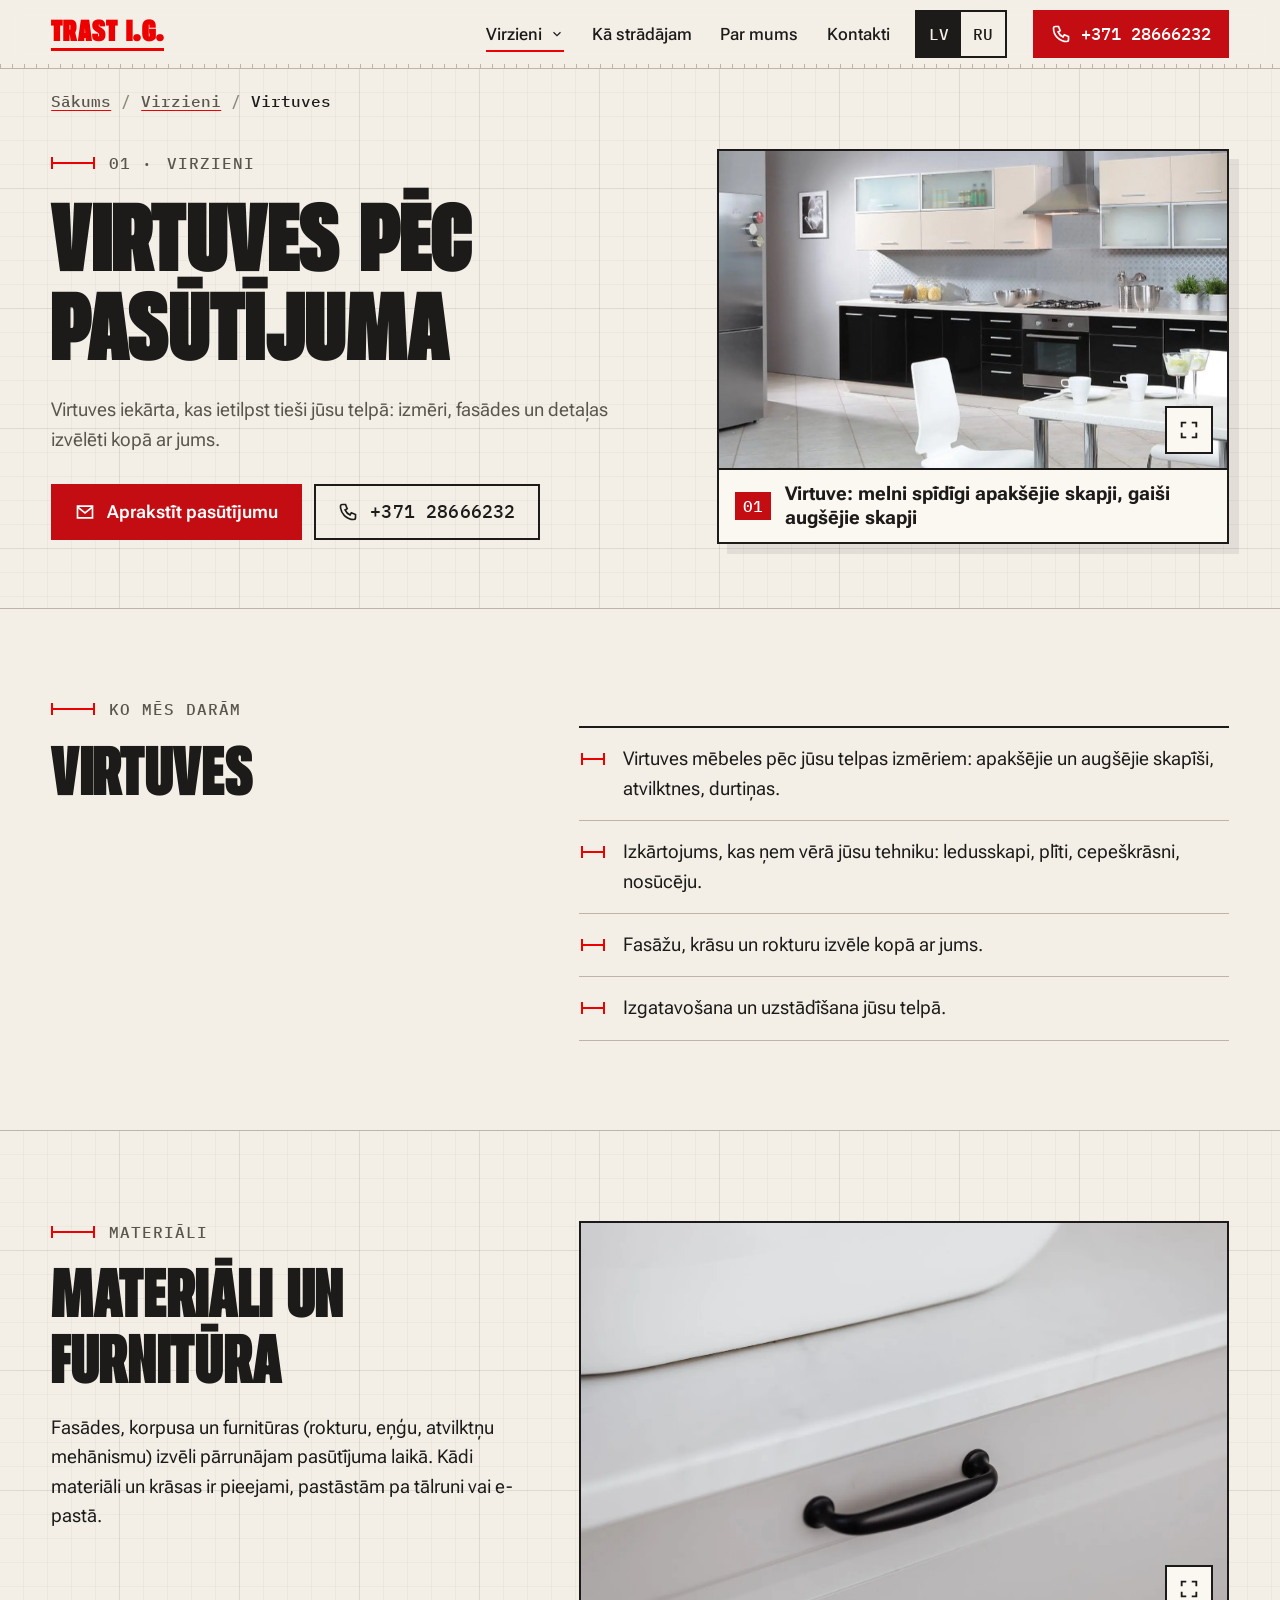
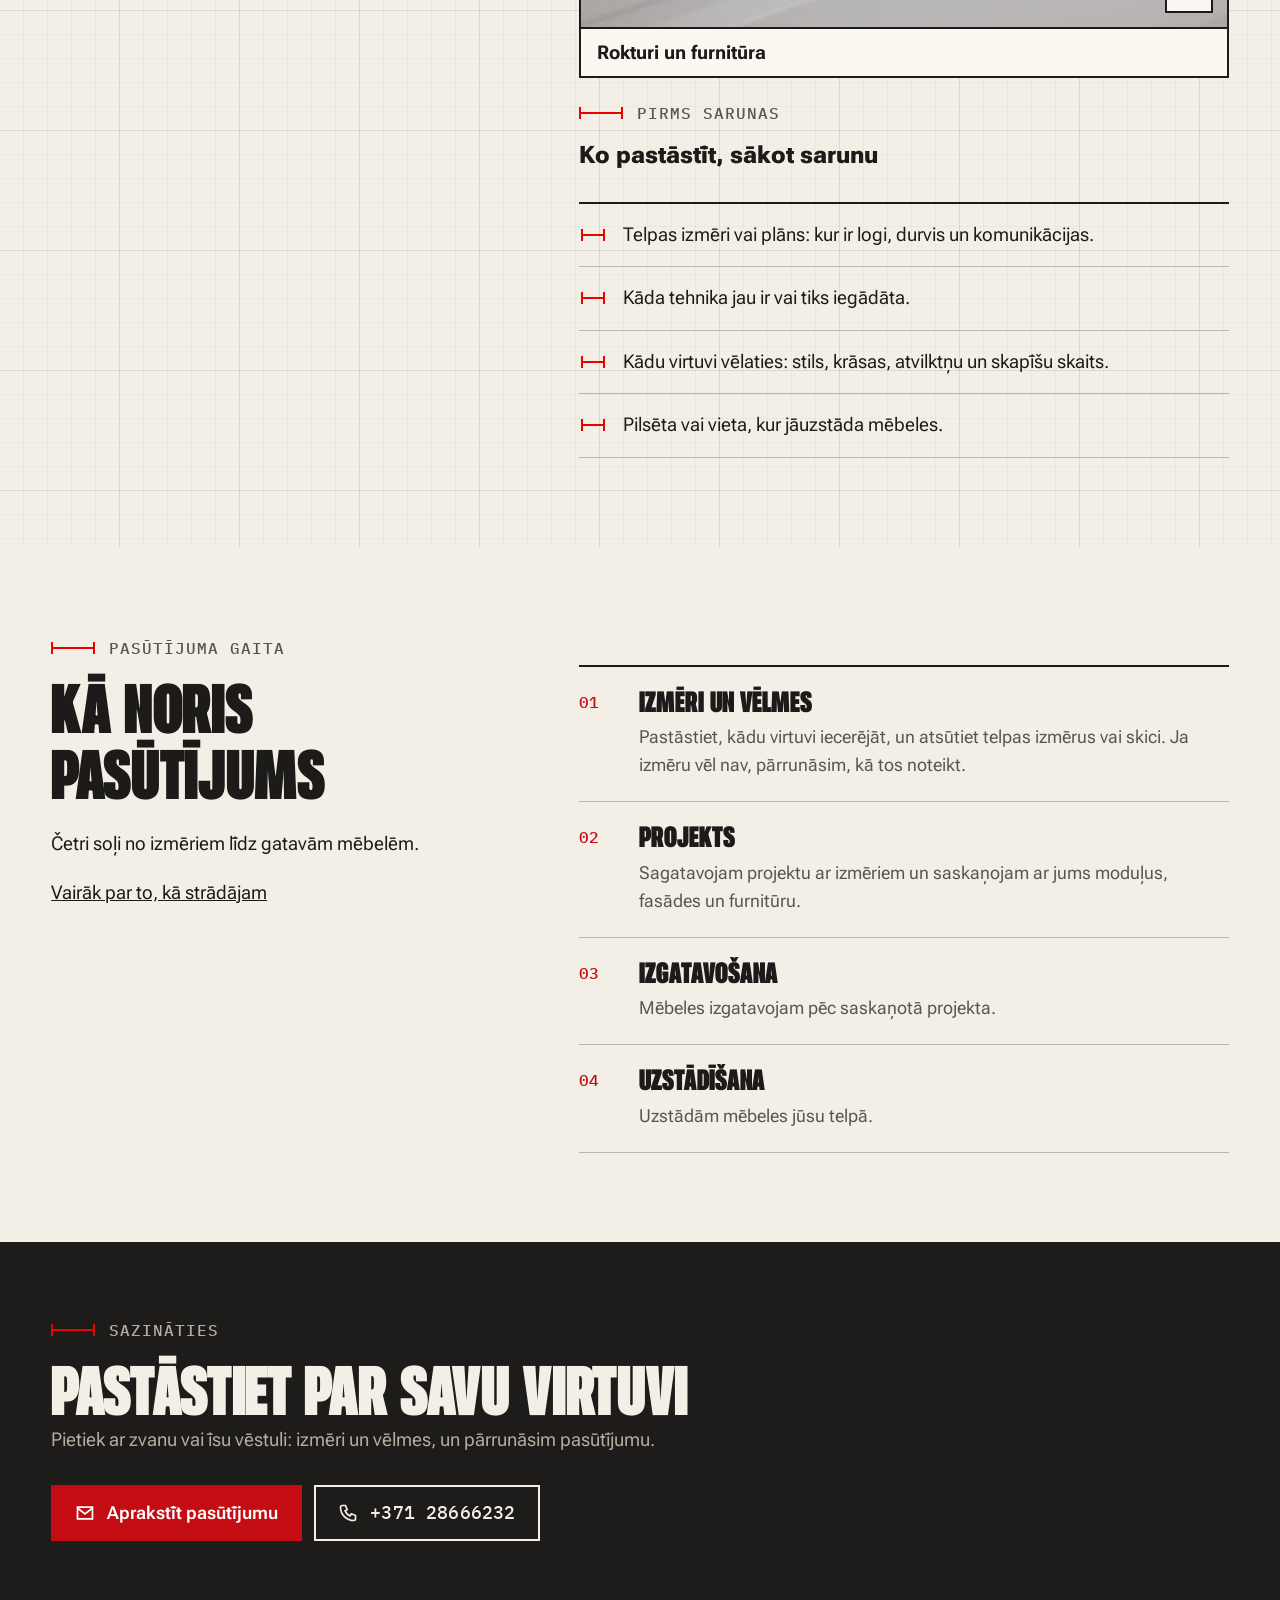
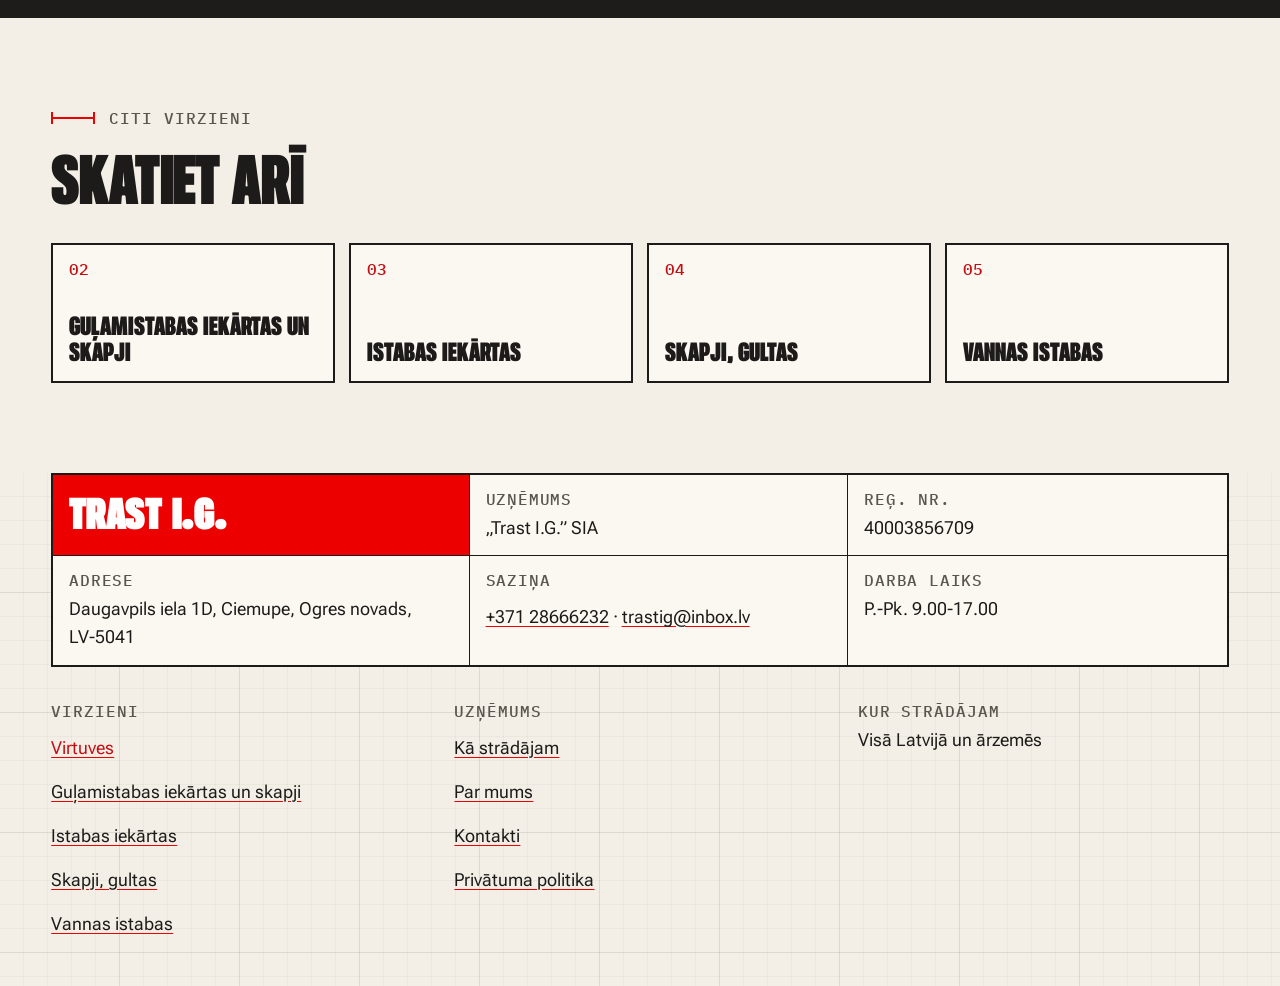
<file: virtuves.html>
<!doctype html>
<html lang="lv">
<head>
<meta charset="utf-8">
<meta name="viewport" content="width=device-width, initial-scale=1">
<meta name="robots" content="noindex, nofollow">
<title>Virtuves pēc pasūtījuma · Trast I.G.</title>
<meta name="description" content="Virtuves mēbeles pēc individuāla pasūtījuma Ciemupē, Ogres novadā. Izmēri, fasādes un furnitūra pēc jūsu izvēles. Tālr. +371 28666232.">
<link rel="canonical" href="https://vasylian.com/trast-ig-lv-concept/virtuves.html">
<meta property="og:type" content="website">
<meta property="og:site_name" content="Trast I.G.">
<meta property="og:title" content="Virtuves pēc pasūtījuma · Trast I.G.">
<meta property="og:description" content="Virtuves mēbeles pēc individuāla pasūtījuma Ciemupē, Ogres novadā. Izmēri, fasādes un furnitūra pēc jūsu izvēles. Tālr. +371 28666232.">
<meta property="og:url" content="https://vasylian.com/trast-ig-lv-concept/virtuves.html">
<meta property="og:image" content="https://vasylian.com/trast-ig-lv-concept/img/virtuve.webp">
<meta property="og:locale" content="lv_LV">
<meta property="og:locale:alternate" content="ru_RU">
<meta name="theme-color" content="#F3EFE7">
<meta name="color-scheme" content="light">
<link rel="icon" type="image/svg+xml" href="favicon.svg">
<link rel="stylesheet" href="css/fonts.css">
<link rel="stylesheet" href="css/site.css">
<script type="application/ld+json">{"@context":"https://schema.org","@type":"LocalBusiness","@id":"https://vasylian.com/trast-ig-lv-concept/#uznemums","name":"Trast I.G.","legalName":"Trast I.G. SIA","description":"Mēbeles pēc individuāla pasūtījuma: virtuves, guļamistabas iekārtas un skapji, istabas iekārtas, gultas, vannas istabu mēbeles.","url":"https://vasylian.com/trast-ig-lv-concept/","telephone":"+37128666232","email":"trastig@inbox.lv","foundingDate":"2006","image":"https://vasylian.com/trast-ig-lv-concept/img/virtuve.webp","address":{"@type":"PostalAddress","streetAddress":"Daugavpils iela 1D","addressLocality":"Ciemupe","addressRegion":"Ogres novads","postalCode":"LV-5041","addressCountry":"LV"},"geo":{"@type":"GeoCoordinates","latitude":56.77675,"longitude":24.65329},"openingHours":"Mo-Fr 09:00-17:00","areaServed":[{"@type":"Country","name":"Latvija"}]}</script>
<script type="application/ld+json">{"@context":"https://schema.org","@type":"Service","name":"Virtuves","serviceType":"Mēbeles pēc individuāla pasūtījuma","provider":{"@id":"https://vasylian.com/trast-ig-lv-concept/#uznemums"},"areaServed":{"@type":"Country","name":"Latvija"},"url":"https://vasylian.com/trast-ig-lv-concept/virtuves.html"}</script>
<script type="application/ld+json">{"@context":"https://schema.org","@type":"BreadcrumbList","itemListElement":[{"@type":"ListItem","position":1,"name":"Sākums","item":"https://vasylian.com/trast-ig-lv-concept/"},{"@type":"ListItem","position":2,"name":"Virzieni","item":"https://vasylian.com/trast-ig-lv-concept/#virzieni"},{"@type":"ListItem","position":3,"name":"Virtuves","item":"https://vasylian.com/trast-ig-lv-concept/virtuves.html"}]}</script>
</head>
<body>
<a class="skip" href="#saturs"><span data-i="k48">Pāriet uz saturu</span></a>
<header class="top" id="top">
  <div class="wrap top-in">
    <a class="brand" href="index.html" aria-label="Trast I.G., uz sākumlapu" data-ia-aria-label="k49"><span class="brand-w">TRAST I.G.</span></a>
    <nav class="nav" aria-label="Galvenā izvēlne" data-ia-aria-label="k50">
      <div class="dd">
        <button class="dd-btn is-cur" type="button" aria-expanded="false" aria-controls="dd-panel"><span data-i="k5">Virzieni</span><svg viewBox="0 0 24 24" fill="none" stroke="currentColor" stroke-width="2" aria-hidden="true"><path d="m6 9 6 6 6-6"/></svg></button>
        <div class="dd-panel" id="dd-panel"><a href="virtuves.html" aria-current="page"><span class="n">01</span><span><span data-i="k6">Virtuves</span></span></a><a href="gulamistabas.html"><span class="n">02</span><span><span data-i="k44">Guļamistabas iekārtas un skapji</span></span></a><a href="istabas.html"><span class="n">03</span><span><span data-i="k45">Istabas iekārtas</span></span></a><a href="skapji-gultas.html"><span class="n">04</span><span><span data-i="k46">Skapji, gultas</span></span></a><a href="vannas-istabas.html"><span class="n">05</span><span><span data-i="k47">Vannas istabas</span></span></a></div>
      </div>
      <a href="ka-stradajam.html"><span data-i="k51">Kā strādājam</span></a>
      <a href="par-mums.html"><span data-i="k52">Par mums</span></a>
      <a href="kontakti.html"><span data-i="k53">Kontakti</span></a>
    </nav>
    <div class="lang" role="group" aria-label="Vietnes valoda" data-ia-aria-label="k54">
      <button type="button" data-lang="lv" lang="lv" aria-pressed="true">LV</button>
      <button type="button" data-lang="ru" lang="ru" aria-pressed="false">RU</button>
    </div>
    <a class="call" href="tel:+37128666232" aria-label="Zvanīt: +371 28666232" data-ia-aria-label="k55">
      <svg viewBox="0 0 24 24" fill="none" stroke="currentColor" stroke-width="2" aria-hidden="true"><path d="M5 3h4l2 5-2.5 1.5a11 11 0 0 0 6 6L16 13l5 2v4a2 2 0 0 1-2 2A16 16 0 0 1 3 5a2 2 0 0 1 2-2"/></svg>
      <span class="call-t">+371&nbsp;28666232</span>
    </a>
    <button class="menu-btn" type="button" aria-expanded="false" aria-controls="mnav" aria-label="Izvēlne" data-ia-aria-label="k56"><span class="bars" aria-hidden="true"><i></i></span><span class="menu-t"><span data-i="k56">Izvēlne</span></span></button>
  </div>
  <div class="ruler" aria-hidden="true"><i></i></div>
</header>
<nav class="mnav" id="mnav" aria-label="Galvenā izvēlne" data-ia-aria-label="k50">
  <div class="wrap">
    <p class="grp"><span data-i="k5">Virzieni</span></p>
    <a href="virtuves.html" aria-current="page"><span class="n">01</span><span><span data-i="k6">Virtuves</span></span></a><a href="gulamistabas.html"><span class="n">02</span><span><span data-i="k44">Guļamistabas iekārtas un skapji</span></span></a><a href="istabas.html"><span class="n">03</span><span><span data-i="k45">Istabas iekārtas</span></span></a><a href="skapji-gultas.html"><span class="n">04</span><span><span data-i="k46">Skapji, gultas</span></span></a><a href="vannas-istabas.html"><span class="n">05</span><span><span data-i="k47">Vannas istabas</span></span></a>
    <p class="grp"><span data-i="k57">Uzņēmums</span></p>
    <a href="ka-stradajam.html"><span data-i="k51">Kā strādājam</span></a>
    <a href="par-mums.html"><span data-i="k52">Par mums</span></a>
    <a href="kontakti.html"><span data-i="k53">Kontakti</span></a>
    <a href="privatuma-politika.html"><span data-i="k58">Privātuma politika</span></a>
    <a class="btn btn--red" href="tel:+37128666232"><svg viewBox="0 0 24 24" fill="none" stroke="currentColor" stroke-width="2" aria-hidden="true"><path d="M5 3h4l2 5-2.5 1.5a11 11 0 0 0 6 6L16 13l5 2v4a2 2 0 0 1-2 2A16 16 0 0 1 3 5a2 2 0 0 1 2-2"/></svg><span class="num">+371&nbsp;28666232</span></a>
  </div>
</nav>
<main id="saturs" tabindex="-1">
<section class="phero grid-paper" aria-labelledby="h1">
  <div class="wrap">
    <nav class="crumbs" aria-label="Navigācijas ceļš" data-ia-aria-label="k7"><ol><li><a href="index.html"><span data-i="k4">Sākums</span></a></li><li><a href="index.html#virzieni"><span data-i="k5">Virzieni</span></a></li><li><span aria-current="page"><span data-i="k6">Virtuves</span></span></li></ol></nav>
    <div class="phero-grid">
      <div>
        <p class="eyebrow">01 · <span data-i="k5">Virzieni</span></p>
        <h1 class="h1p" id="h1" data-i="k8">Virtuves pēc <span class="mark">pasūtījuma</span></h1>
        <p class="lead" data-i="k19">Virtuves iekārta, kas ietilpst tieši jūsu telpā: izmēri, fasādes un detaļas izvēlēti kopā ar jums.</p>
        <div class="cta"><a class="btn btn--red" href="kontakti.html?virziens=virtuves#forma"><svg viewBox="0 0 24 24" fill="none" stroke="currentColor" stroke-width="2" aria-hidden="true"><path d="M3 5h18v14H3z"/><path d="m3 6 9 7 9-7"/></svg><span data-i="k20">Aprakstīt pasūtījumu</span></a><a class="btn btn--line" href="tel:+37128666232"><svg viewBox="0 0 24 24" fill="none" stroke="currentColor" stroke-width="2" aria-hidden="true"><path d="M5 3h4l2 5-2.5 1.5a11 11 0 0 0 6 6L16 13l5 2v4a2 2 0 0 1-2 2A16 16 0 0 1 3 5a2 2 0 0 1 2-2"/></svg><span class="num">+371&nbsp;28666232</span></a></div>
      </div>
      <figure class="sheet ">
  <button class="sheet-img" type="button" data-lightbox data-full="img/virtuve.webp" aria-label="Atvērt foto lielākā izmērā" data-ia-aria-label="k2">
    <img src="img/virtuve.webp" width="1600" height="906" alt="Virtuve: melni spīdīgi apakšējie skapji, gaiši augšējie skapji, daļa ar matētu stiklu" data-ia-alt="k3" loading="lazy" decoding="async">
    <span class="zoom" aria-hidden="true"><svg viewBox="0 0 24 24" fill="none" stroke="currentColor" stroke-width="2"><path d="M4 9V4h5M20 9V4h-5M4 15v5h5M20 15v5h-5"/></svg></span>
  </button>
  <figcaption class="sheet-cap"><span class="n">01</span><span class="t"><span data-i="k1">Virtuve: melni spīdīgi apakšējie skapji, gaiši augšējie skapji</span></span></figcaption>
</figure>
    </div>
  </div>
</section>

<section class="sec" aria-labelledby="what-h">
  <div class="wrap two">
    <div class="side side--sticky rv">
      <p class="eyebrow"><span data-i="k21">Ko mēs darām</span></p>
      <h2 class="h2" id="what-h"><span data-i="k6">Virtuves</span></h2>
    </div>
    <div class="rv">
      <ul class="ticks"><li><span data-i="k22">Virtuves mēbeles pēc jūsu telpas izmēriem: apakšējie un augšējie skapīši, atvilktnes, durtiņas.</span></li><li><span data-i="k23">Izkārtojums, kas ņem vērā jūsu tehniku: ledusskapi, plīti, cepeškrāsni, nosūcēju.</span></li><li><span data-i="k24">Fasāžu, krāsu un rokturu izvēle kopā ar jums.</span></li><li><span data-i="k25">Izgatavošana un uzstādīšana jūsu telpā.</span></li></ul>
    </div>
  </div>
</section>

<section class="sec sec--line grid-paper" aria-labelledby="mat-h">
  <div class="wrap two">
    <div class="side side--sticky rv">
      <p class="eyebrow"><span data-i="k26">Materiāli</span></p>
      <h2 class="h2" id="mat-h"><span data-i="k27">Materiāli un furnitūra</span></h2>
      <p class="body-t" style="margin-top:20px" data-i="k28">Fasādes, korpusa un furnitūras (rokturu, eņģu, atvilktņu mehānismu) izvēli pārrunājam pasūtījuma laikā. Kādi materiāli un krāsas ir pieejami, pastāstām pa tālruni vai e-pastā.</p>
    </div>
    <div class="rv stack">
      <figure class="sheet ">
  <button class="sheet-img" type="button" data-lightbox data-full="img/furnitura.webp" aria-label="Atvērt foto lielākā izmērā" data-ia-aria-label="k2">
    <img src="img/furnitura.webp" width="1600" height="1067" alt="Melns rokturis uz baltas atvilktnes fasādes, tuvplāns" data-ia-alt="k10" loading="lazy" decoding="async">
    <span class="zoom" aria-hidden="true"><svg viewBox="0 0 24 24" fill="none" stroke="currentColor" stroke-width="2"><path d="M4 9V4h5M20 9V4h-5M4 15v5h5M20 15v5h-5"/></svg></span>
  </button>
  <figcaption class="sheet-cap"><span class="t"><span data-i="k9">Rokturi un furnitūra</span></span></figcaption>
</figure>
      <div>
        <p class="eyebrow"><span data-i="k29">Pirms sarunas</span></p>
        <h3 class="body-t" style="font-weight:800;font-size:24px;margin-top:12px" data-i="k30">Ko pastāstīt, sākot sarunu</h3>
        <ul class="ticks"><li><span data-i="k31">Telpas izmēri vai plāns: kur ir logi, durvis un komunikācijas.</span></li><li><span data-i="k32">Kāda tehnika jau ir vai tiks iegādāta.</span></li><li><span data-i="k33">Kādu virtuvi vēlaties: stils, krāsas, atvilktņu un skapīšu skaits.</span></li><li><span data-i="k34">Pilsēta vai vieta, kur jāuzstāda mēbeles.</span></li></ul>
      </div>
    </div>
  </div>
</section>

<section class="sec" aria-labelledby="ord-h">
  <div class="wrap two">
    <div class="side side--sticky rv">
      <p class="eyebrow"><span data-i="k35">Pasūtījuma gaita</span></p>
      <h2 class="h2" id="ord-h"><span data-i="k36">Kā noris pasūtījums</span></h2>
      <p class="body-t" style="margin-top:20px" data-i="k37">Četri soļi no izmēriem līdz gatavām mēbelēm.</p>
      <p class="body-t" style="margin-top:20px"><a href="ka-stradajam.html"><span data-i="k38">Vairāk par to, kā strādājam</span></a></p>
    </div>
    <div class="rv"><ol class="steps"><li><h3><span data-i="k11">Izmēri un vēlmes</span></h3><p><span data-i="k12">Pastāstiet, kādu virtuvi iecerējāt, un atsūtiet telpas izmērus vai skici. Ja izmēru vēl nav, pārrunāsim, kā tos noteikt.</span></p></li><li><h3><span data-i="k13">Projekts</span></h3><p><span data-i="k14">Sagatavojam projektu ar izmēriem un saskaņojam ar jums moduļus, fasādes un furnitūru.</span></p></li><li><h3><span data-i="k15">Izgatavošana</span></h3><p><span data-i="k16">Mēbeles izgatavojam pēc saskaņotā projekta.</span></p></li><li><h3><span data-i="k17">Uzstādīšana</span></h3><p><span data-i="k18">Uzstādām mēbeles jūsu telpā.</span></p></li></ol></div>
  </div>
</section>

<section class="ctab" aria-labelledby="cta-h">
  <div class="wrap">
    <p class="eyebrow"><span data-i="k39">Sazināties</span></p>
    <h2 class="h2" id="cta-h"><span data-i="k40">Pastāstiet par savu virtuvi</span></h2>
    <p class="lead"><span data-i="k41">Pietiek ar zvanu vai īsu vēstuli: izmēri un vēlmes, un pārrunāsim pasūtījumu.</span></p>
    <div class="cta"><a class="btn btn--red" href="kontakti.html?virziens=virtuves#forma"><svg viewBox="0 0 24 24" fill="none" stroke="currentColor" stroke-width="2" aria-hidden="true"><path d="M3 5h18v14H3z"/><path d="m3 6 9 7 9-7"/></svg><span data-i="k20">Aprakstīt pasūtījumu</span></a><a class="btn btn--line" href="tel:+37128666232"><svg viewBox="0 0 24 24" fill="none" stroke="currentColor" stroke-width="2" aria-hidden="true"><path d="M5 3h4l2 5-2.5 1.5a11 11 0 0 0 6 6L16 13l5 2v4a2 2 0 0 1-2 2A16 16 0 0 1 3 5a2 2 0 0 1 2-2"/></svg><span class="num">+371&nbsp;28666232</span></a></div>
  </div>
</section>

<section class="sec" aria-labelledby="oth-h">
  <div class="wrap">
    <p class="eyebrow"><span data-i="k42">Citi virzieni</span></p>
    <h2 class="h2" id="oth-h"><span data-i="k43">Skatiet arī</span></h2>
    <ul class="cards"><li><a class="card" href="gulamistabas.html"><span class="n">02</span><span class="t"><span data-i="k44">Guļamistabas iekārtas un skapji</span></span></a></li><li><a class="card" href="istabas.html"><span class="n">03</span><span class="t"><span data-i="k45">Istabas iekārtas</span></span></a></li><li><a class="card" href="skapji-gultas.html"><span class="n">04</span><span class="t"><span data-i="k46">Skapji, gultas</span></span></a></li><li><a class="card" href="vannas-istabas.html"><span class="n">05</span><span class="t"><span data-i="k47">Vannas istabas</span></span></a></li></ul>
  </div>
</section>
</main>
<footer class="foot grid-paper">
  <div class="wrap">
    <div class="stamp">
      <div class="logo"><span>TRAST I.G.</span></div>
      <div><span class="k"><span data-i="k57">Uzņēmums</span></span><span class="v"><span data-i="k59">„Trast I.G.” SIA</span></span></div>
      <div><span class="k"><span data-i="k60">Reģ. Nr.</span></span><span class="v">40003856709</span></div>
      <div><span class="k"><span data-i="k61">Adrese</span></span><span class="v">Daugavpils iela 1D, Ciemupe, Ogres novads, <span class="nw">LV-5041</span></span></div>
      <div><span class="k"><span data-i="k62">Saziņa</span></span><span class="v"><a href="tel:+37128666232">+371&nbsp;28666232</a> · <a href="mailto:trastig@inbox.lv">trastig@inbox.lv</a></span></div>
      <div><span class="k"><span data-i="k63">Darba laiks</span></span><span class="v"><span data-i="k64">P.-Pk. 9.00-17.00</span></span></div>
    </div>
    <div class="fnav">
      <div><h2><span data-i="k5">Virzieni</span></h2><ul><li><a href="virtuves.html" aria-current="page"><span data-i="k6">Virtuves</span></a></li><li><a href="gulamistabas.html"><span data-i="k44">Guļamistabas iekārtas un skapji</span></a></li><li><a href="istabas.html"><span data-i="k45">Istabas iekārtas</span></a></li><li><a href="skapji-gultas.html"><span data-i="k46">Skapji, gultas</span></a></li><li><a href="vannas-istabas.html"><span data-i="k47">Vannas istabas</span></a></li></ul></div>
      <div><h2><span data-i="k57">Uzņēmums</span></h2><ul><li><a href="ka-stradajam.html"><span data-i="k51">Kā strādājam</span></a></li><li><a href="par-mums.html"><span data-i="k52">Par mums</span></a></li><li><a href="kontakti.html"><span data-i="k53">Kontakti</span></a></li><li><a href="privatuma-politika.html"><span data-i="k58">Privātuma politika</span></a></li></ul></div>
      <div><h2><span data-i="k65">Kur strādājam</span></h2><p class="v"><span data-i="k66">Visā Latvijā un ārzemēs</span></p></div>
    </div>
  </div>
</footer>
<dialog class="lb" id="lb" aria-label="Foto lielākā izmērā" data-ia-aria-label="k67">
  <button class="lb-x" type="button" data-close>
    <span data-i="k68">Aizvērt</span>
    <svg viewBox="0 0 24 24" width="18" height="18" fill="none" stroke="currentColor" stroke-width="2" aria-hidden="true"><path d="M5 5l14 14M19 5 5 19"/></svg>
  </button>
  <img id="lb-img" alt="">
</dialog>
<script type="application/json" id="i18n-ru">{"k1":"Кухня: чёрные глянцевые нижние шкафы, светлые верхние","k2":"Открыть фото крупнее","k3":"Кухня: чёрные глянцевые нижние шкафы, светлые верхние шкафы, часть с матовым стеклом","k4":"Главная","k5":"Направления","k6":"Кухни","k7":"Навигационная цепочка","k8":"Кухни <span class=\"mark\">на заказ<\/span>","k9":"Ручки и фурнитура","k10":"Чёрная ручка на белом фасаде ящика, крупный план","k11":"Размеры и пожелания","k12":"Расскажите, какую кухню задумали, и пришлите размеры помещения или эскиз. Если размеров пока нет, обсудим, как их определить.","k13":"Проект","k14":"Готовим проект с размерами и согласовываем с вами модули, фасады и фурнитуру.","k15":"Изготовление","k16":"Мебель изготавливаем по согласованному проекту.","k17":"Установка","k18":"Устанавливаем мебель в вашем помещении.","k19":"Кухонный гарнитур, который точно встаёт в ваше помещение: размеры, фасады и детали выбираем вместе с вами.","k20":"Описать заказ","k21":"Что мы делаем","k22":"Кухонная мебель по размерам вашего помещения: нижние и верхние шкафы, ящики, дверцы.","k23":"Планировка с учётом вашей техники: холодильника, плиты, духового шкафа, вытяжки.","k24":"Фасады, цвета и ручки выбираем вместе с вами.","k25":"Изготовление и установка в вашем помещении.","k26":"Материалы","k27":"Материалы и фурнитура","k28":"Фасады, корпус и фурнитуру (ручки, петли, механизмы ящиков) выбираем в ходе заказа. Какие материалы и цвета доступны, расскажем по телефону или по почте.","k29":"Перед разговором","k30":"Что рассказать в начале разговора","k31":"Размеры помещения или план: где окна, двери и коммуникации.","k32":"Какая техника уже есть или будет куплена.","k33":"Какую кухню хотите: стиль, цвета, количество ящиков и шкафов.","k34":"Город или место, где нужно установить мебель.","k35":"Ход заказа","k36":"Как проходит заказ","k37":"Четыре шага от размеров до готовой мебели.","k38":"Подробнее о том, как мы работаем","k39":"Связаться","k40":"Расскажите о вашей кухне","k41":"Достаточно звонка или короткого письма: размеры и пожелания, и мы обсудим заказ.","k42":"Другие направления","k43":"Смотрите также","k44":"Спальни и шкафы","k45":"Мебель для комнат","k46":"Шкафы, кровати","k47":"Мебель для ванной","_t":"Кухни на заказ · Trast I.G.","_d":"Кухонная мебель на заказ в Цемупе, Огрский край. Размеры, фасады и фурнитура по вашему выбору. Тел. +371 28666232.","k48":"К содержанию","k49":"Trast I.G., на главную","k50":"Главное меню","k51":"Как мы работаем","k52":"О нас","k53":"Контакты","k54":"Язык сайта","k55":"Позвонить: +371 28666232","k56":"Меню","k57":"Компания","k58":"Политика конфиденциальности","k59":"«Trast I.G.» SIA","k60":"Рег. номер","k61":"Адрес","k62":"Связь","k63":"Часы работы","k64":"Пн-Пт 9:00-17:00","k65":"Где работаем","k66":"По всей Латвии и за рубежом","k67":"Фото крупнее","k68":"Закрыть"}</script>
<script src="js/site.js" defer></script>
</body>
</html>
</file>
<file: css/fonts.css>
/* local fonts: Roboto Flex, IBM Plex Mono (SIL OFL) */
@font-face {
  font-family: 'IBM Plex Mono';
  font-style: normal;
  font-weight: 400;
  font-display: swap;
  src: url(../fonts/ibm-plex-mono-cyrillic-400.woff2) format('woff2');
  unicode-range: U+0301, U+0400-045F, U+0490-0491, U+04B0-04B1, U+2116;
}
@font-face {
  font-family: 'IBM Plex Mono';
  font-style: normal;
  font-weight: 400;
  font-display: swap;
  src: url(../fonts/ibm-plex-mono-latin-ext-400.woff2) format('woff2');
  unicode-range: U+0100-02BA, U+02BD-02C5, U+02C7-02CC, U+02CE-02D7, U+02DD-02FF, U+0304, U+0308, U+0329, U+1D00-1DBF, U+1E00-1E9F, U+1EF2-1EFF, U+2020, U+20A0-20AB, U+20AD-20C4, U+2113, U+2C60-2C7F, U+A720-A7FF;
}
@font-face {
  font-family: 'IBM Plex Mono';
  font-style: normal;
  font-weight: 400;
  font-display: swap;
  src: url(../fonts/ibm-plex-mono-latin-400.woff2) format('woff2');
  unicode-range: U+0000-00FF, U+0131, U+0152-0153, U+02BB-02BC, U+02C6, U+02DA, U+02DC, U+0304, U+0308, U+0329, U+2000-206F, U+20AC, U+2122, U+2191, U+2193, U+2212, U+2215, U+FEFF, U+FFFD;
}
@font-face {
  font-family: 'IBM Plex Mono';
  font-style: normal;
  font-weight: 500;
  font-display: swap;
  src: url(../fonts/ibm-plex-mono-cyrillic-500.woff2) format('woff2');
  unicode-range: U+0301, U+0400-045F, U+0490-0491, U+04B0-04B1, U+2116;
}
@font-face {
  font-family: 'IBM Plex Mono';
  font-style: normal;
  font-weight: 500;
  font-display: swap;
  src: url(../fonts/ibm-plex-mono-latin-ext-500.woff2) format('woff2');
  unicode-range: U+0100-02BA, U+02BD-02C5, U+02C7-02CC, U+02CE-02D7, U+02DD-02FF, U+0304, U+0308, U+0329, U+1D00-1DBF, U+1E00-1E9F, U+1EF2-1EFF, U+2020, U+20A0-20AB, U+20AD-20C4, U+2113, U+2C60-2C7F, U+A720-A7FF;
}
@font-face {
  font-family: 'IBM Plex Mono';
  font-style: normal;
  font-weight: 500;
  font-display: swap;
  src: url(../fonts/ibm-plex-mono-latin-500.woff2) format('woff2');
  unicode-range: U+0000-00FF, U+0131, U+0152-0153, U+02BB-02BC, U+02C6, U+02DA, U+02DC, U+0304, U+0308, U+0329, U+2000-206F, U+20AC, U+2122, U+2191, U+2193, U+2212, U+2215, U+FEFF, U+FFFD;
}
@font-face {
  font-family: 'Roboto Flex';
  font-style: normal;
  font-weight: 400 900;
  font-stretch: 25% 100%;
  font-display: swap;
  src: url(../fonts/roboto-flex-cyrillic.woff2) format('woff2');
  unicode-range: U+0301, U+0400-045F, U+0490-0491, U+04B0-04B1, U+2116;
}
@font-face {
  font-family: 'Roboto Flex';
  font-style: normal;
  font-weight: 400 900;
  font-stretch: 25% 100%;
  font-display: swap;
  src: url(../fonts/roboto-flex-latin-ext.woff2) format('woff2');
  unicode-range: U+0100-02BA, U+02BD-02C5, U+02C7-02CC, U+02CE-02D7, U+02DD-02FF, U+0304, U+0308, U+0329, U+1D00-1DBF, U+1E00-1E9F, U+1EF2-1EFF, U+2020, U+20A0-20AB, U+20AD-20C4, U+2113, U+2C60-2C7F, U+A720-A7FF;
}
@font-face {
  font-family: 'Roboto Flex';
  font-style: normal;
  font-weight: 400 900;
  font-stretch: 25% 100%;
  font-display: swap;
  src: url(../fonts/roboto-flex-latin.woff2) format('woff2');
  unicode-range: U+0000-00FF, U+0131, U+0152-0153, U+02BB-02BC, U+02C6, U+02DA, U+02DC, U+0304, U+0308, U+0329, U+2000-206F, U+20AC, U+2122, U+2191, U+2193, U+2212, U+2215, U+FEFF, U+FFFD;
}
</file>
<file: css/site.css>
/* tokens */
:root{
  --paper:#F3EFE7; --paper-2:#E8E1D4; --paper-3:#FBF8F2;
  --ink:#1C1B19; --ink-2:#5A554D; --line:#BDB5A7; --line-2:#8E877B;
  --red:#ED0000;          
  --red-ink:#C40D12;      
  --red-soft:#FFE1DC;
  --dark:#1D1C1A; --dark-2:#2A2825; --on-dark:#F3EFE7; --on-dark-2:#B4ADA1; --red-on-dark:#FF6A5E;
  --f-sans:"Roboto Flex", system-ui, -apple-system, "Segoe UI", Arial, sans-serif;
  --f-mono:"IBM Plex Mono", ui-monospace, "Cascadia Mono", Menlo, Consolas, monospace;
  --pad:clamp(16px, 4vw, 56px);
  --max:1360px;
  --head:68px;
  color-scheme:light;
}
*,*::before,*::after{box-sizing:border-box}
html{scroll-behavior:smooth; scroll-padding-top:calc(var(--head) + 16px); -webkit-text-size-adjust:100%}
body{
  margin:0; background:var(--paper); color:var(--ink);
  font-family:var(--f-sans); font-size:18px; line-height:1.55; font-weight:400;
  font-optical-sizing:auto; overflow-x:hidden;
}
img,svg{max-width:100%}
img{display:block; height:auto}
a{color:inherit}
button{font:inherit; color:inherit}
p{margin:0}
h1,h2,h3{margin:0; font-weight:800}
.disp,.h1,.h2,.brand-w,.facts dt,.big-phone,.spec .t,.stamp .logo span{font-variation-settings:"opsz" 144; overflow-wrap:break-word}
:focus-visible{outline:3px solid var(--red-ink); outline-offset:3px}
.wrap{width:100%; max-width:var(--max); margin-inline:auto; padding-inline:var(--pad)}
.vh{position:absolute!important; width:1px; height:1px; overflow:hidden; clip:rect(0 0 0 0); white-space:nowrap}
.skip{position:absolute; left:12px; top:-80px; z-index:100; background:var(--ink); color:var(--paper); padding:12px 18px; font-weight:600; text-decoration:none}
.skip:focus{top:12px}


.eyebrow{
  display:flex; align-items:flex-start; gap:14px;
  font:500 16px/1.4 var(--f-mono); letter-spacing:.06em; text-transform:uppercase; color:var(--ink-2);
}
.eyebrow::before{
  content:""; flex:0 0 44px; height:12px; margin-top:5px;
  background:
    linear-gradient(var(--red),var(--red)) center/100% 2px no-repeat,
    linear-gradient(var(--red),var(--red)) left center/2px 100% no-repeat,
    linear-gradient(var(--red),var(--red)) right center/2px 100% no-repeat;
}
.h2{
  font-size:clamp(38px, 5.4vw, 76px); line-height:.95; font-stretch:32%; font-weight:800;
  text-transform:uppercase; letter-spacing:-.005em; margin-top:18px;
}
.lead{font-size:clamp(18px, 1.5vw, 21px); color:var(--ink-2); max-width:34em}


.btn{
  max-width:100%;
  display:inline-flex; align-items:center; gap:12px; min-height:56px; padding:0 22px;
  border:2px solid var(--ink); background:transparent; color:var(--ink);
  font:600 18px/1.1 var(--f-sans); text-decoration:none; cursor:pointer;
  transition:background-color .2s, color .2s, border-color .2s;
}
.btn svg{flex:none; width:20px; height:20px}
.btn .num{font-family:var(--f-mono); font-weight:500; letter-spacing:.01em; white-space:nowrap}
.btn--red{background:var(--red-ink); border-color:var(--red-ink); color:#fff}
.btn--red:hover{background:var(--ink); border-color:var(--ink)}
.btn--line:hover{background:var(--ink); color:var(--paper)}
@media (max-width:420px){ .btn--line .lbl{position:absolute; width:1px; height:1px; overflow:hidden; clip:rect(0 0 0 0); white-space:nowrap} .cta .btn{width:100%} }
@media (max-width:360px){ .btn--red .lbl{position:absolute; width:1px; height:1px; overflow:hidden; clip:rect(0 0 0 0); white-space:nowrap} }


/* section */
.top{
  position:sticky; top:0; z-index:50;
  background:color-mix(in srgb, var(--paper) 92%, transparent);
  -webkit-backdrop-filter:blur(10px); backdrop-filter:blur(10px);
  border-bottom:1px solid var(--line);
}
.top-in{display:flex; align-items:center; gap:clamp(10px, 2vw, 28px); height:var(--head)}
.brand{display:inline-flex; flex-direction:column; text-decoration:none; color:var(--red); line-height:1; margin-right:auto; padding:6px 0}
.brand-w{font-weight:900; font-stretch:28%; font-size:30px; letter-spacing:.01em; line-height:.9}
.brand::after{content:""; height:3px; background:var(--red); margin-top:4px}
.nav{display:none; gap:clamp(16px, 2.2vw, 32px)}
.nav a{display:inline-flex; align-items:center; justify-content:center; min-width:44px; min-height:44px; text-decoration:none; font-weight:500; font-size:17px; padding:0; background:linear-gradient(var(--red),var(--red)) left calc(100% - 4px)/0 2px no-repeat; transition:background-size .3s}
.nav a:hover{background-size:100% 2px}
.lang{display:flex; border:2px solid var(--ink)}
.lang button{
  min-width:48px; min-height:44px; border:0; background:transparent; cursor:pointer;
  font:500 16px/1 var(--f-mono); letter-spacing:.04em;
}
.lang button[aria-pressed="true"]{background:var(--ink); color:var(--paper)}
.lang button:not([aria-pressed="true"]):hover{background:var(--paper-2)}
.call{
  display:inline-flex; align-items:center; justify-content:center; gap:10px;
  min-width:48px; min-height:48px; padding:0 12px; background:var(--red-ink); color:#fff; text-decoration:none;
  font:500 17px/1 var(--f-mono);
}
.call:hover{background:var(--ink)}
.call svg{width:20px; height:20px}
.call-t{display:none}
.ruler{position:absolute; left:0; right:0; bottom:-1px; height:7px; pointer-events:none;
  background:repeating-linear-gradient(90deg, var(--line) 0 1px, transparent 1px 12px) left bottom/100% 5px no-repeat}
.ruler i{position:absolute; left:0; bottom:0; height:3px; width:100%; background:var(--red); transform-origin:left; transform:scaleX(var(--p, 0))}
@media (min-width:720px){ .call-t{display:inline} .call{padding:0 18px} }
@media (min-width:1100px){ .nav{display:flex} }

/* section */
.grid-paper{
  background-color:var(--paper);
  background-image:
    linear-gradient(rgba(28,27,25,.07) 1px, transparent 1px),
    linear-gradient(90deg, rgba(28,27,25,.07) 1px, transparent 1px),
    linear-gradient(rgba(28,27,25,.035) 1px, transparent 1px),
    linear-gradient(90deg, rgba(28,27,25,.035) 1px, transparent 1px);
  background-size:120px 120px, 120px 120px, 24px 24px, 24px 24px;
  background-position:-1px -1px;
}
.hero{padding:clamp(28px, 5vw, 72px) 0 clamp(48px, 6vw, 96px); border-bottom:1px solid var(--line)}
.hero-grid{display:grid; gap:clamp(32px, 4vw, 64px); grid-template-columns:minmax(0,1fr); align-items:center}
.hero-text{container-type:inline-size}
.h1{
  font-weight:850; font-stretch:28%; text-transform:uppercase;
  font-size:clamp(40px, 11vw, 104px); font-size:clamp(40px, 13.4cqi, 112px);
  line-height:.9; letter-spacing:-.004em; margin:22px 0 26px;
}
.h1 .mark{color:var(--red-ink)}
.h1 .ln{display:block; padding-bottom:.08em; margin-bottom:-.08em; clip-path:inset(-1em -100vw 0 -100vw)}
.h1 .ln > span{display:block}
.cta{display:flex; flex-wrap:wrap; gap:12px; margin-top:30px}
.hours{display:flex; align-items:center; gap:10px; margin-top:22px; font:500 16px/1.4 var(--f-mono); color:var(--ink-2)}
.hours svg{width:18px; height:18px; color:var(--red-ink)}


.sheet-plan{margin:0; background:var(--paper-3); border:2px solid var(--ink); box-shadow:10px 10px 0 rgba(28,27,25,.08)}
.sp-head{display:flex; align-items:center; justify-content:space-between; gap:12px; flex-wrap:wrap; padding:10px 10px 10px 16px; border-bottom:1px solid var(--ink)}
.sp-head .sp-t{font:500 16px/1.3 var(--f-mono); letter-spacing:.03em}
.seg{display:flex; border:1.5px solid var(--ink)}
.seg button{min-height:44px; padding:0 14px; border:0; background:transparent; cursor:pointer; font:500 16px/1 var(--f-mono)}
.seg button[aria-pressed="true"]{background:var(--ink); color:var(--paper)}
.sp-body{padding:clamp(8px, 1.6vw, 20px); position:relative}
.plan{display:block; width:100%; height:auto; font-family:var(--f-mono); touch-action:pan-y; cursor:crosshair; overflow:visible}
.plan .ln{fill:none; stroke:var(--ink); stroke-width:7}
.plan .ln-b{fill:none; stroke:var(--ink); stroke-width:14}
.plan .ln-t{fill:none; stroke:var(--ink); stroke-width:5}
.plan .ln-x{fill:none; stroke:var(--line-2); stroke-width:6}
.plan .dm{fill:none; stroke:var(--red); stroke-width:4}
.plan .dm-t{fill:none; stroke:var(--red); stroke-width:9}
.plan .dt{fill:var(--red-ink); font-size:104px; font-weight:500; text-anchor:middle}
.plan .f-wall{fill:url(#hatch)}
.plan .f-front{fill:var(--paper-3); transition:fill .25s}
.plan .mod:hover .f-front{fill:#FCE4DF}
.plan .f-plinth{fill:#E6DFD1}
.plan .f-glass{fill:#E3E7E4}
.plan .f-door{fill:var(--paper)}
.plan .hatch-ln{stroke:#D5CCBC; stroke-width:5}
.plan .cn circle{fill:var(--paper-3); stroke:var(--ink); stroke-width:5}
.plan .cn text{font-size:92px; font-weight:500; text-anchor:middle; fill:var(--ink)}
.plan .lines{transition:opacity .45s}
.plan .orig{opacity:0; transition:opacity .45s}
.plan .orig image{mix-blend-mode:multiply}
.is-orig .plan .orig{opacity:1}
.is-orig .plan .lines{opacity:0}
.plan .cross{opacity:0; transition:opacity .15s; pointer-events:none}
.plan.is-aim .cross{opacity:1}
.plan .cx,.plan .cy{fill:none; stroke:var(--red); stroke-width:5; stroke-dasharray:26 18}
.plan .cc{fill:none; stroke:var(--red); stroke-width:7}
.sp-foot{display:grid; gap:10px; padding:14px 16px 16px; border-top:1px solid var(--ink)}
.sp-cap{font-size:17px; line-height:1.5}
.sp-read{font:500 16px/1.4 var(--f-mono); color:var(--red-ink); min-height:1.4em; font-variant-numeric:tabular-nums}
@media (min-width:1024px){ .hero-grid{grid-template-columns:minmax(0,5fr) minmax(0,7fr)} }
@media (max-width:640px){
  .plan .ln{stroke-width:10} .plan .ln-b{stroke-width:18} .plan .ln-t{stroke-width:8}
  .plan .dm{stroke-width:7} .plan .dt{font-size:124px}
}

/* section */
.works{padding:clamp(64px, 8vw, 128px) 0}
.works-grid{display:grid; gap:clamp(36px, 5vw, 72px); grid-template-columns:minmax(0,1fr)}
.works-side .lead{margin-top:20px}
.spec{list-style:none; margin:30px 0 0; padding:0; border-top:2px solid var(--ink)}
.spec a{
  position:relative; display:grid; grid-template-columns:52px minmax(0,1fr) 28px; align-items:baseline; gap:8px;
  padding:16px 0 18px; text-decoration:none; border-bottom:1px solid var(--line);
}
.spec .n{font:500 16px/1 var(--f-mono); color:var(--red-ink)}
.spec .t{font-weight:800; font-stretch:36%; text-transform:uppercase; font-size:clamp(26px, 2.6vw, 36px); line-height:1.02; transition:color .25s, transform .35s}
.spec .ar{font:500 20px/1 var(--f-mono); transition:transform .35s; justify-self:end}
.spec a::after{
  content:""; position:absolute; left:52px; right:0; bottom:-1px; height:11px;
  background:
    linear-gradient(var(--red),var(--red)) left bottom 4px/100% 2px no-repeat,
    linear-gradient(var(--red),var(--red)) left bottom/2px 100% no-repeat,
    linear-gradient(var(--red),var(--red)) right bottom/2px 100% no-repeat;
  transform:scaleX(0); transform-origin:left; transition:transform .45s cubic-bezier(.6,0,.2,1);
}
.spec a:hover .t,.spec a.is-hot .t,.spec a:focus-visible .t{color:var(--red-ink); transform:translateX(6px)}
.spec a:hover .ar,.spec a.is-hot .ar{transform:translateX(-4px) rotate(90deg)}
.spec a:hover::after,.spec a.is-hot::after,.spec a:focus-visible::after{transform:scaleX(1)}

.sheets{display:grid; gap:clamp(16px, 2vw, 24px); grid-template-columns:minmax(0,1fr)}
.sheet{position:relative; margin:0; background:var(--paper-3); border:2px solid var(--ink); display:flex; flex-direction:column; transition:box-shadow .3s, border-color .3s}
.sheet.is-hot{box-shadow:0 0 0 4px var(--red)}
.sheet-cap{display:flex; align-items:center; gap:14px; padding:12px 16px; border-top:2px solid var(--ink); margin-top:auto}
.sheet-cap .n{font:500 16px/1 var(--f-mono); color:#fff; background:var(--red-ink); padding:6px 8px}
.sheet-cap .t{font-weight:700; font-size:19px; line-height:1.25}
.sheet-img{display:block; width:100%; padding:0; border:0; background:none; cursor:zoom-in; overflow:hidden; position:relative}
.sheet-img img{width:100%; aspect-ratio:16/10; object-fit:cover; transition:transform .8s cubic-bezier(.2,.6,.2,1)}
.sheet-img:hover img{transform:scale(1.035)}
.sheet-img .zoom{position:absolute; right:14px; bottom:14px; width:48px; height:48px; display:grid; place-items:center; background:var(--paper-3); border:2px solid var(--ink)}
.sheet-img .zoom svg{width:22px; height:22px}
@media (min-width:600px){ .sheets{grid-template-columns:repeat(2, minmax(0,1fr))} .sheet--photo{grid-column:1 / -1} }
@media (min-width:1024px){
  .works-grid{grid-template-columns:minmax(0,4fr) minmax(0,8fr)}
  .works-side{position:sticky; top:calc(var(--head) + 32px); align-self:start}
  /* one photo sheet beside a taller list: the photo fills the frame instead of leaving an empty band above the caption */
  .sheet--photo .sheet-img{flex:1 1 auto; min-height:360px}
  .sheet--photo .sheet-img img{position:absolute; inset:0; height:100%; aspect-ratio:auto}
}

/* section */
.about{background:var(--dark); color:var(--on-dark); padding:clamp(64px, 8vw, 120px) 0; position:relative; overflow:hidden}
.about :focus-visible{outline-color:var(--red-on-dark)}
.about .eyebrow{color:var(--on-dark-2)}
.facts{display:grid; grid-template-columns:minmax(0,1fr); gap:0; margin:44px 0 0; border-top:1px solid #4A4640}
.facts > div{padding:26px 0 28px; border-bottom:1px solid #4A4640}
.facts dt{font-weight:850; font-stretch:30%; font-size:clamp(56px, 7vw, 104px); line-height:.9; color:var(--on-dark); text-transform:uppercase}
.facts dt.red{color:var(--red-on-dark)}
.facts dd{margin:14px 0 0; font-size:18px; color:var(--on-dark-2); max-width:22em}
@media (min-width:600px){ .facts{grid-template-columns:repeat(2, minmax(0,1fr)); column-gap:32px} }
@media (min-width:1024px){ .facts{grid-template-columns:repeat(4, minmax(0,1fr))} }

/* section */
.contact{padding:clamp(64px, 8vw, 128px) 0 clamp(56px, 7vw, 104px)}
.big-phone{
  display:inline-block; margin:26px 0 8px; text-decoration:none; color:var(--red-ink);
  font-weight:850; font-stretch:30%; font-size:clamp(46px, 13.2vw, 176px); line-height:.9; letter-spacing:-.01em;
  transition:font-stretch .5s cubic-bezier(.2,.6,.2,1);
  font-variant-numeric:tabular-nums;
}
.big-phone:hover{color:var(--ink)}
.cinfo{display:grid; grid-template-columns:minmax(0,1fr); margin:36px 0 0; border-top:2px solid var(--ink)}
.cinfo > div{display:grid; gap:6px; padding:20px 0; border-bottom:1px solid var(--line)}
.cinfo dt{font:500 16px/1.3 var(--f-mono); text-transform:uppercase; letter-spacing:.06em; color:var(--ink-2)}
.cinfo dd{margin:0; font-size:clamp(19px, 1.7vw, 23px); font-weight:500}
.cinfo dd a{text-decoration-thickness:2px; text-underline-offset:4px; text-decoration-color:var(--red)}
.cinfo dd a:not(.maplink){display:inline-flex; align-items:center; min-height:44px}
.cinfo dd a:hover{color:var(--red-ink)}
.maplink{display:inline-flex; align-items:center; gap:8px; min-height:44px; margin-top:6px; font:500 16px/1.2 var(--f-mono)}
.maplink svg{width:16px; height:16px}
@media (min-width:820px){ .cinfo > div{grid-template-columns:220px minmax(0,1fr); align-items:baseline; gap:24px} }
@media (hover:hover) and (min-width:1024px){ .big-phone:hover{font-stretch:40%} }

/* section */
.foot{padding:0 0 40px}
.stamp{display:grid; grid-template-columns:minmax(0,1fr); border:2px solid var(--ink); background:var(--paper-3)}
.stamp > div{padding:14px 16px; border-bottom:1px solid var(--ink); min-width:0}
.stamp > div:last-child{border-bottom:0}
.stamp .k{display:block; font:500 16px/1.3 var(--f-mono); text-transform:uppercase; letter-spacing:.05em; color:var(--ink-2)}
.stamp .v{display:block; font-size:18px; margin-top:4px; overflow-wrap:break-word}
.nw{white-space:nowrap}
.stamp .v a{display:inline-flex; align-items:center; min-height:44px; text-decoration-color:var(--red); text-underline-offset:3px}
.stamp .logo{display:flex; align-items:center; background:var(--red); color:#fff}
.stamp .logo span{font-weight:900; font-stretch:28%; font-size:44px; line-height:.9}
@media (min-width:760px){
  .stamp{grid-template-columns:1.1fr 1fr 1fr}
  .stamp > div{border-bottom:1px solid var(--ink); border-right:1px solid var(--ink)}
  .stamp > div:nth-child(3n){border-right:0}
  .stamp > div:nth-last-child(-n+3){border-bottom:0}
  .stamp .logo{grid-row:span 1}
}

/* section */
.lb{border:0; padding:0; background:transparent; max-width:min(1400px, 94vw); max-height:92vh; overflow:visible}
.lb::backdrop{background:rgba(20,19,17,.88)}
.lb img{max-width:100%; max-height:calc(92vh - 72px); width:auto; border:2px solid var(--paper-3)}
.lb-x{display:flex; margin:0 0 12px auto; min-height:48px; padding:0 18px; align-items:center; gap:10px; background:var(--paper-3); border:2px solid var(--ink); cursor:pointer; font:500 16px/1 var(--f-mono)}

/* section */
.anim .plan .draw{stroke-dasharray:1; stroke-dashoffset:1; animation:draw 1s cubic-bezier(.55,.05,.25,1) var(--d, 0s) forwards}
.anim .plan .fill{opacity:0; animation:fade .9s ease var(--d, 0s) forwards}
.anim .plan .dt,.anim .plan .cn{opacity:0; animation:fade .6s ease var(--d, 0s) forwards}
.anim .h1 .ln > span{transform:translateY(105%); animation:rise .9s cubic-bezier(.2,.7,.2,1) forwards}
.anim .h1 .ln:nth-child(2) > span{animation-delay:.08s}
.anim .h1 .ln:nth-child(3) > span{animation-delay:.16s}
.anim .rv{transition:opacity .8s ease, transform .8s cubic-bezier(.2,.7,.2,1)}
.anim .rv.rv-wait{opacity:0; transform:translateY(28px)}
@keyframes draw{to{stroke-dashoffset:0}}
@keyframes fade{to{opacity:1}}
@keyframes rise{to{transform:none}}
.fading [data-i18n]{transition:opacity .18s}
.fading.is-out [data-i18n]{opacity:.15}
@media (prefers-reduced-motion:reduce){
  html{scroll-behavior:auto}
  *,*::before,*::after{animation:none!important; transition:none!important}
}


/* ======================================================================
   Multi-page additions
   ====================================================================== */
.h1p,.steps h3,.card .t,.prose h2,.nf-code{font-variation-settings:"opsz" 144; overflow-wrap:break-word}
main:focus{outline:none}

/* ---------- header: language, menu, dropdown ---------- */
.lang button{min-width:44px}
.menu-btn{
  display:inline-flex; align-items:center; justify-content:center; gap:10px;
  min-width:48px; min-height:48px; padding:0 12px; border:2px solid var(--ink); background:transparent; cursor:pointer;
  font:500 16px/1 var(--f-mono);
}
.menu-btn:hover{background:var(--paper-2)}
.menu-btn .bars{position:relative; display:block; width:20px; height:14px}
.menu-btn .bars::before,.menu-btn .bars::after,.menu-btn .bars i{content:""; position:absolute; left:0; width:100%; height:2px; background:var(--ink); transition:transform .25s, opacity .2s, top .25s}
.menu-btn .bars::before{top:0}
.menu-btn .bars i{top:6px}
.menu-btn .bars::after{top:12px}
.menu-btn[aria-expanded="true"] .bars::before{top:6px; transform:rotate(45deg)}
.menu-btn[aria-expanded="true"] .bars::after{top:6px; transform:rotate(-45deg)}
.menu-btn[aria-expanded="true"] .bars i{opacity:0}
.menu-t{display:none}
@media (min-width:640px){ .menu-t{display:inline} }
@media (max-width:479px){ .call{display:none} .brand-w{font-size:26px} .top-in{gap:8px} }

.dd{position:relative; display:flex; align-items:center}
.dd-btn{display:inline-flex; align-items:center; gap:8px; min-height:44px; padding:0; border:0; background:linear-gradient(var(--red),var(--red)) left calc(100% - 4px)/0 2px no-repeat; cursor:pointer; font:500 17px/1 var(--f-sans); transition:background-size .3s}
.dd-btn:hover,.dd-btn[aria-expanded="true"],.dd-btn.is-cur{background-size:100% 2px}
.dd-btn svg{width:14px; height:14px; transition:transform .2s}
.dd-btn[aria-expanded="true"] svg{transform:rotate(180deg)}
.dd-panel{position:absolute; top:calc(100% + 6px); left:-20px; min-width:380px; padding:6px 0; background:var(--paper-3); border:2px solid var(--ink); box-shadow:8px 8px 0 rgba(28,27,25,.1); display:none; z-index:60}
.dd-panel.open{display:block}
.nav .dd-panel a{display:flex; justify-content:flex-start; gap:14px; width:100%; min-height:48px; padding:0 20px; background:none; font-size:17px}
.nav .dd-panel a:hover{background:var(--paper-2)}
.dd-panel .n{font:500 16px/1 var(--f-mono); color:var(--red-ink)}
.nav a[aria-current="page"]{background-size:100% 2px}
@media (min-width:1100px){ .menu-btn,.mnav{display:none!important} }

.mnav{position:fixed; top:var(--head); left:0; right:0; bottom:0; z-index:49; overflow:auto; background:var(--paper); border-top:1px solid var(--line); padding:8px 0 48px; display:none}
.mnav.open{display:block}
.mnav a{display:flex; align-items:baseline; gap:14px; min-height:56px; padding:12px 0; border-bottom:1px solid var(--line); text-decoration:none; font-weight:700; font-size:22px; line-height:1.2}
.mnav a .n{font:500 16px/1 var(--f-mono); color:var(--red-ink); min-width:28px}
.mnav a[aria-current="page"]{color:var(--red-ink)}
.mnav .grp{font:500 16px/1.3 var(--f-mono); text-transform:uppercase; letter-spacing:.06em; color:var(--ink-2); margin:22px 0 2px}
.mnav a.btn{margin-top:20px; width:100%; justify-content:center; min-height:56px; border-bottom:2px solid var(--red-ink); font-size:18px}
body.menu-open{overflow:hidden}

/* ---------- breadcrumbs ---------- */
.crumbs{padding-top:10px}
.crumbs ol{display:flex; flex-wrap:wrap; align-items:center; list-style:none; margin:0; padding:0; font:500 16px/1.3 var(--f-mono)}
.crumbs li{display:flex; align-items:center}
.crumbs li+li::before{content:"/"; margin:0 10px; color:var(--line-2)}
.crumbs a{display:inline-flex; align-items:center; min-height:44px; color:var(--ink-2); text-underline-offset:3px; text-decoration-color:var(--red)}
.crumbs a:hover{color:var(--ink)}
.crumbs [aria-current]{color:var(--ink)}

/* ---------- inner page hero ---------- */
.phero{padding:0 0 clamp(40px, 5vw, 84px); border-bottom:1px solid var(--line)}
.phero-grid{display:grid; gap:clamp(28px, 4vw, 60px); grid-template-columns:minmax(0,1fr); align-items:center; margin-top:clamp(10px, 2vw, 28px)}
.h1p{font-size:clamp(38px, 8.6vw, 96px); line-height:.92; font-weight:850; font-stretch:28%; text-transform:uppercase; letter-spacing:-.004em; margin:20px 0 24px}
.phero .lead{max-width:30em}
@media (min-width:1024px){ .phero-grid{grid-template-columns:minmax(0,6fr) minmax(0,5fr)} }
.phero .sheet{box-shadow:10px 10px 0 rgba(28,27,25,.08)}
.sheet--draw .sheet-img{background:#fff}
.sheet--draw .sheet-img img{aspect-ratio:1360/768; object-fit:contain; background:#fff}

/* ---------- sections ---------- */
.sec{padding:clamp(56px, 7vw, 108px) 0}
.sec--line{border-top:1px solid var(--line)}
.sec .lead{margin-top:20px}
.two{display:grid; gap:clamp(32px, 5vw, 76px); grid-template-columns:minmax(0,1fr)}
@media (min-width:900px){ .two{grid-template-columns:minmax(0,5fr) minmax(0,7fr)} .two--eq{grid-template-columns:repeat(2, minmax(0,1fr))} }
.two .side{align-self:start}
@media (min-width:900px){ .two .side--sticky{position:sticky; top:calc(var(--head) + 32px)} }
.body-t{font-size:19px; max-width:38em; color:var(--ink)}
.body-t + .body-t{margin-top:16px}
.ticks{list-style:none; margin:28px 0 0; padding:0; border-top:2px solid var(--ink)}
.ticks li{position:relative; padding:16px 0 17px 44px; border-bottom:1px solid var(--line); font-size:19px; max-width:40em}
.ticks li::before{
  content:""; position:absolute; left:2px; top:25px; width:24px; height:12px;
  background:
    linear-gradient(var(--red),var(--red)) center/100% 2px no-repeat,
    linear-gradient(var(--red),var(--red)) left center/2px 100% no-repeat,
    linear-gradient(var(--red),var(--red)) right center/2px 100% no-repeat;
}
.steps{list-style:none; counter-reset:s; margin:28px 0 0; padding:0; border-top:2px solid var(--ink)}
.steps li{counter-increment:s; display:grid; grid-template-columns:52px minmax(0,1fr); column-gap:8px; row-gap:6px; padding:20px 0 22px; border-bottom:1px solid var(--line)}
.steps li::before{content:counter(s, decimal-leading-zero); font:500 16px/1.9 var(--f-mono); color:var(--red-ink)}
.steps h3{font-size:clamp(23px, 2.3vw, 30px); font-weight:800; font-stretch:36%; text-transform:uppercase; line-height:1.04}
.steps p{grid-column:2; color:var(--ink-2); max-width:40em}
.note{margin-top:22px; padding:14px 16px; border-left:4px solid var(--red); background:var(--paper-3); font-size:18px; max-width:38em}

.figgrid{display:grid; gap:clamp(16px, 2vw, 24px); grid-template-columns:minmax(0,1fr)}
@media (min-width:700px){ .figgrid{grid-template-columns:repeat(2, minmax(0,1fr))} }
.stack{display:grid; gap:clamp(16px, 2vw, 24px)}

/* ---------- cards: other directions ---------- */
.cards{display:grid; gap:14px; grid-template-columns:minmax(0,1fr); margin:30px 0 0; padding:0; list-style:none}
@media (min-width:700px){ .cards{grid-template-columns:repeat(2, minmax(0,1fr))} }
@media (min-width:1100px){ .cards{grid-template-columns:repeat(4, minmax(0,1fr))} .cards--5{grid-template-columns:repeat(5, minmax(0,1fr))} }
.card{display:grid; align-content:space-between; gap:18px; min-height:140px; height:100%; padding:16px; border:2px solid var(--ink); background:var(--paper-3); text-decoration:none; transition:box-shadow .25s, transform .25s}
.card .n{font:500 16px/1 var(--f-mono); color:var(--red-ink)}
.card .t{font-weight:800; font-stretch:36%; text-transform:uppercase; font-size:clamp(24px, 2vw, 28px); line-height:1.02}
.card:hover{box-shadow:6px 6px 0 var(--red); transform:translate(-2px,-2px)}

/* ---------- FAQ ---------- */
.faq{margin:28px 0 0; border-top:2px solid var(--ink); max-width:50em}
.faq details{border-bottom:1px solid var(--line)}
.faq summary{display:flex; justify-content:space-between; align-items:center; gap:16px; min-height:64px; padding:14px 0; cursor:pointer; list-style:none; font-weight:700; font-size:20px; line-height:1.3}
.faq summary::-webkit-details-marker{display:none}
.faq summary::after{content:"+"; flex:none; font:500 26px/1 var(--f-mono); color:var(--red-ink); transition:transform .25s}
.faq details[open] summary::after{transform:rotate(45deg)}
.faq details p{padding:0 0 22px; color:var(--ink-2); max-width:42em}

/* ---------- call to action band ---------- */
.ctab{background:var(--dark); color:var(--on-dark); padding:clamp(52px, 6vw, 92px) 0}
.ctab :focus-visible{outline-color:var(--red-on-dark)}
.ctab .eyebrow{color:var(--on-dark-2)}
.ctab .h2{max-width:14em}
.ctab .lead{color:var(--on-dark-2); max-width:32em}
.ctab .btn{border-color:var(--on-dark); color:var(--on-dark)}
.ctab .btn--red{background:var(--red-ink); border-color:var(--red-ink); color:#fff}
.ctab .btn--red:hover{background:var(--on-dark); border-color:var(--on-dark); color:var(--dark)}
.ctab .btn--line:hover{background:var(--on-dark); color:var(--dark)}

/* ---------- forms ---------- */
.form{display:grid; gap:20px; padding:clamp(18px, 3vw, 34px); background:var(--paper-3); border:2px solid var(--ink); box-shadow:10px 10px 0 rgba(28,27,25,.08)}
.field{display:grid; gap:8px; min-width:0}
.field label{font:500 16px/1.3 var(--f-mono); text-transform:uppercase; letter-spacing:.05em}
.req{color:var(--red-ink)}
.field input,.field select,.field textarea{width:100%; min-height:52px; padding:12px 14px; border:2px solid var(--ink); border-radius:0; background:#fff; color:var(--ink); font:400 18px/1.4 var(--f-sans); appearance:none; -webkit-appearance:none}
.field select{padding-right:44px; background:#fff url("data:image/svg+xml,%3Csvg xmlns='http://www.w3.org/2000/svg' viewBox='0 0 24 24' fill='none' stroke='%231C1B19' stroke-width='2'%3E%3Cpath d='m6 9 6 6 6-6'/%3E%3C/svg%3E") right 12px center/20px 20px no-repeat}
.field textarea{min-height:150px; resize:vertical}
.field input::placeholder,.field textarea::placeholder{color:#6f695f; opacity:1}
.field input:focus-visible,.field select:focus-visible,.field textarea:focus-visible{outline:3px solid var(--red-ink); outline-offset:2px}
.field .err{display:none; color:var(--red-ink); font:500 16px/1.4 var(--f-mono)}
.field.bad input,.field.bad select,.field.bad textarea{border-color:var(--red-ink); background-color:var(--red-soft)}
.field.bad .err{display:block}
.row2{display:grid; gap:20px; grid-template-columns:minmax(0,1fr)}
@media (min-width:640px){ .row2{grid-template-columns:repeat(2, minmax(0,1fr))} }
.form-actions{display:grid; gap:14px; justify-items:start}
.form-note{font-size:16px; color:var(--ink-2); max-width:36em}
.form-status{font:500 16px/1.45 var(--f-mono); min-height:1.45em}
.form-status.bad{color:var(--red-ink)}

/* ---------- map ---------- */
.map{background:var(--paper-3); border:2px solid var(--ink); box-shadow:10px 10px 0 rgba(28,27,25,.08)}
.map iframe{display:block; width:100%; height:clamp(300px, 42vw, 460px); border:0}
.map-cap{display:flex; flex-wrap:wrap; gap:4px 18px; align-items:center; justify-content:space-between; padding:6px 16px; border-top:2px solid var(--ink); font-size:17px}
.map-cap a{display:inline-flex; align-items:center; min-height:44px; text-underline-offset:3px; text-decoration-color:var(--red)}

/* ---------- contact page ---------- */
.cgrid{display:grid; gap:clamp(36px, 5vw, 72px); grid-template-columns:minmax(0,1fr); align-items:start}
@media (min-width:1000px){ .cgrid{grid-template-columns:minmax(0,7fr) minmax(0,5fr)} .cgrid .side{position:sticky; top:calc(var(--head) + 32px)} }
.cinfo--solo{margin-top:0}
.cinfo--tight > div{grid-template-columns:minmax(0,1fr)!important; gap:6px!important}

/* ---------- prose pages ---------- */
.prose{max-width:46em}
.prose h2{font-size:clamp(26px, 3vw, 38px); font-weight:800; font-stretch:36%; text-transform:uppercase; line-height:1.02; margin:46px 0 14px}
.prose h2:first-child{margin-top:0}
.prose p,.prose li{font-size:18px; line-height:1.6}
.prose p + p{margin-top:14px}
.prose ul{margin:12px 0 0; padding-left:22px}
.prose li{margin-top:6px}
.prose a{text-decoration-color:var(--red); text-underline-offset:3px; text-decoration-thickness:2px}
.prose .upd{font:500 16px/1.4 var(--f-mono); color:var(--ink-2); margin-top:36px}
.regtable{margin:28px 0 0; border-top:2px solid var(--ink)}
.regtable > div{display:grid; gap:4px; padding:16px 0; border-bottom:1px solid var(--line)}
.regtable dt{font:500 16px/1.3 var(--f-mono); text-transform:uppercase; letter-spacing:.06em; color:var(--ink-2)}
.regtable dd{margin:0; font-size:20px; font-weight:500}
.regtable a{display:inline-flex; align-items:center; min-height:44px; text-decoration-color:var(--red); text-underline-offset:3px}
@media (min-width:700px){ .regtable > div{grid-template-columns:240px minmax(0,1fr); gap:24px; align-items:baseline} }

/* ---------- footer navigation ---------- */
.fnav{display:grid; gap:26px 32px; grid-template-columns:minmax(0,1fr); margin:34px 0 0}
@media (min-width:640px){ .fnav{grid-template-columns:repeat(3, minmax(0,1fr))} }
.fnav h2{font:500 16px/1.3 var(--f-mono); letter-spacing:.06em; text-transform:uppercase; color:var(--ink-2); margin:0 0 4px}
.fnav ul{list-style:none; margin:0; padding:0}
.fnav a{display:flex; align-items:center; min-height:44px; text-decoration-color:var(--red); text-underline-offset:3px}
.fnav a[aria-current="page"]{color:var(--red-ink)}

/* ---------- 404 ---------- */
.nf{padding:clamp(56px, 9vw, 140px) 0}
.nf-code{font-weight:900; font-stretch:28%; font-size:clamp(96px, 26vw, 300px); line-height:.82; color:var(--red-ink); letter-spacing:-.01em}
.nf .cards{margin-top:34px}

/* anchor offset for in-page links */
[id]{scroll-margin-top:calc(var(--head) + 16px)}
.map-cap svg{width:16px; height:16px; margin-left:8px; flex:none}
.brand{min-height:44px; justify-content:center}
.big-phone{padding:4px 0}
</file>
